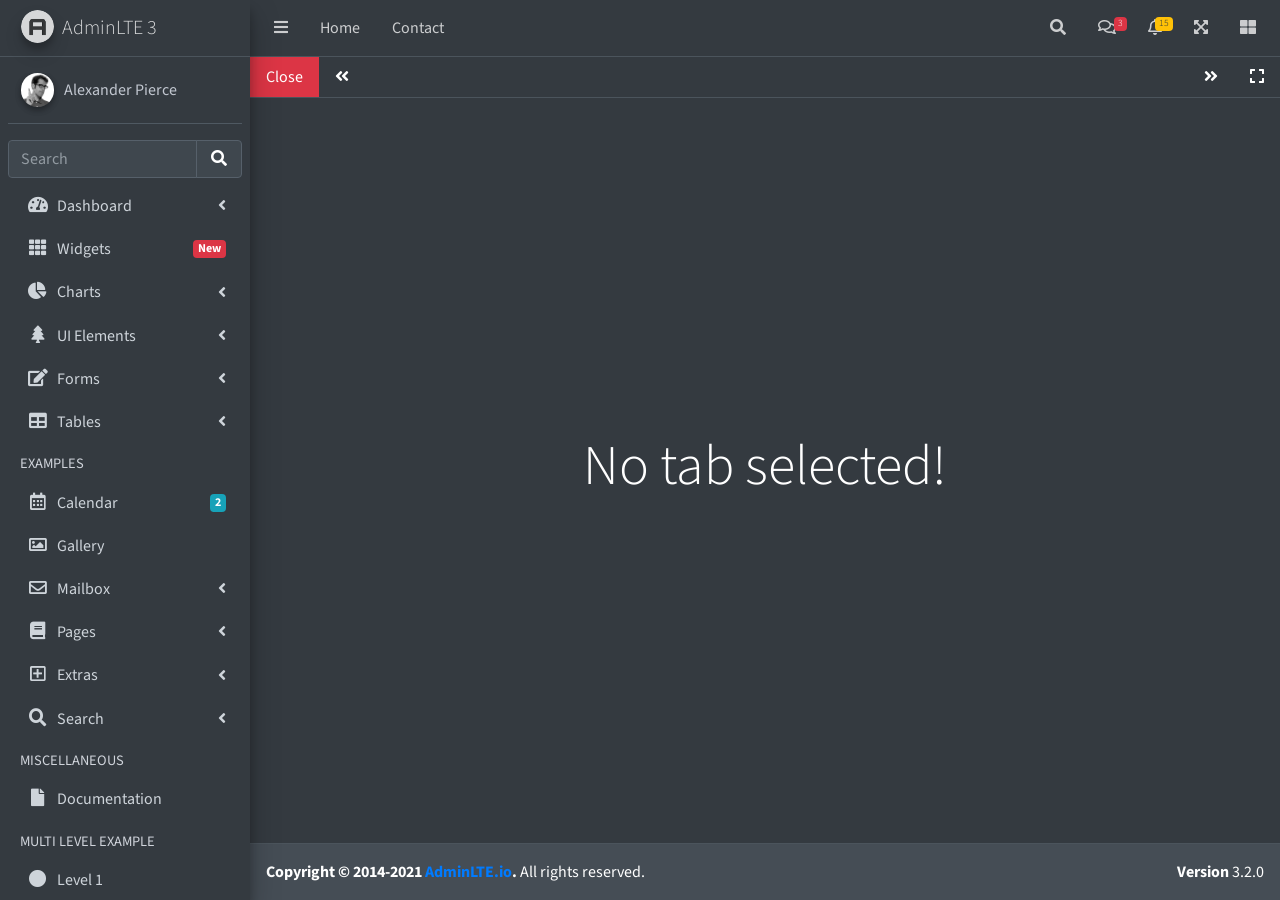
<file: iframe-dark.html>
<!DOCTYPE html>
<html lang="en">
<head>
  <meta charset="utf-8">
  <meta name="viewport" content="width=device-width, initial-scale=1">
  <title>AdminLTE 3 | Tabbed IFrames</title>

  <!-- Google Font: Source Sans Pro -->
  <link rel="stylesheet" href="https://fonts.googleapis.com/css?family=Source+Sans+Pro:300,400,400i,700&display=fallback">
  <!-- Font Awesome -->
  <link rel="stylesheet" href="plugins/fontawesome-free/css/all.min.css">
  <!-- Theme style -->
  <link rel="stylesheet" href="dist/css/adminlte.min.css">
  <!-- overlayScrollbars -->
  <link rel="stylesheet" href="plugins/overlayScrollbars/css/OverlayScrollbars.min.css">
</head>
<body class="hold-transition sidebar-mini layout-fixed dark-mode" data-panel-auto-height-mode="height">
<div class="wrapper">

  <!-- Navbar -->
  <nav class="main-header navbar navbar-expand navbar-dark">
    <!-- Left navbar links -->
    <ul class="navbar-nav">
      <li class="nav-item">
        <a class="nav-link" data-widget="pushmenu" href="#" role="button"><i class="fas fa-bars"></i></a>
      </li>
      <li class="nav-item d-none d-sm-inline-block">
        <a href="index3.html" class="nav-link">Home</a>
      </li>
      <li class="nav-item d-none d-sm-inline-block">
        <a href="#" class="nav-link">Contact</a>
      </li>
    </ul>

    <!-- Right navbar links -->
    <ul class="navbar-nav ml-auto">
      <!-- Navbar Search -->
      <li class="nav-item">
        <a class="nav-link" data-widget="navbar-search" href="#" role="button">
          <i class="fas fa-search"></i>
        </a>
        <div class="navbar-search-block">
          <form class="form-inline">
            <div class="input-group input-group-sm">
              <input class="form-control form-control-navbar" type="search" placeholder="Search" aria-label="Search">
              <div class="input-group-append">
                <button class="btn btn-navbar" type="submit">
                  <i class="fas fa-search"></i>
                </button>
                <button class="btn btn-navbar" type="button" data-widget="navbar-search">
                  <i class="fas fa-times"></i>
                </button>
              </div>
            </div>
          </form>
        </div>
      </li>

      <!-- Messages Dropdown Menu -->
      <li class="nav-item dropdown">
        <a class="nav-link" data-toggle="dropdown" href="#">
          <i class="far fa-comments"></i>
          <span class="badge badge-danger navbar-badge">3</span>
        </a>
        <div class="dropdown-menu dropdown-menu-lg dropdown-menu-right">
          <a href="#" class="dropdown-item">
            <!-- Message Start -->
            <div class="media">
              <img src="dist/img/user1-128x128.jpg" alt="User Avatar" class="img-size-50 mr-3 img-circle">
              <div class="media-body">
                <h3 class="dropdown-item-title">
                  Brad Diesel
                  <span class="float-right text-sm text-danger"><i class="fas fa-star"></i></span>
                </h3>
                <p class="text-sm">Call me whenever you can...</p>
                <p class="text-sm text-muted"><i class="far fa-clock mr-1"></i> 4 Hours Ago</p>
              </div>
            </div>
            <!-- Message End -->
          </a>
          <div class="dropdown-divider"></div>
          <a href="#" class="dropdown-item">
            <!-- Message Start -->
            <div class="media">
              <img src="dist/img/user8-128x128.jpg" alt="User Avatar" class="img-size-50 img-circle mr-3">
              <div class="media-body">
                <h3 class="dropdown-item-title">
                  John Pierce
                  <span class="float-right text-sm text-muted"><i class="fas fa-star"></i></span>
                </h3>
                <p class="text-sm">I got your message bro</p>
                <p class="text-sm text-muted"><i class="far fa-clock mr-1"></i> 4 Hours Ago</p>
              </div>
            </div>
            <!-- Message End -->
          </a>
          <div class="dropdown-divider"></div>
          <a href="#" class="dropdown-item">
            <!-- Message Start -->
            <div class="media">
              <img src="dist/img/user3-128x128.jpg" alt="User Avatar" class="img-size-50 img-circle mr-3">
              <div class="media-body">
                <h3 class="dropdown-item-title">
                  Nora Silvester
                  <span class="float-right text-sm text-warning"><i class="fas fa-star"></i></span>
                </h3>
                <p class="text-sm">The subject goes here</p>
                <p class="text-sm text-muted"><i class="far fa-clock mr-1"></i> 4 Hours Ago</p>
              </div>
            </div>
            <!-- Message End -->
          </a>
          <div class="dropdown-divider"></div>
          <a href="#" class="dropdown-item dropdown-footer">See All Messages</a>
        </div>
      </li>
      <!-- Notifications Dropdown Menu -->
      <li class="nav-item dropdown">
        <a class="nav-link" data-toggle="dropdown" href="#">
          <i class="far fa-bell"></i>
          <span class="badge badge-warning navbar-badge">15</span>
        </a>
        <div class="dropdown-menu dropdown-menu-lg dropdown-menu-right">
          <span class="dropdown-item dropdown-header">15 Notifications</span>
          <div class="dropdown-divider"></div>
          <a href="#" class="dropdown-item">
            <i class="fas fa-envelope mr-2"></i> 4 new messages
            <span class="float-right text-muted text-sm">3 mins</span>
          </a>
          <div class="dropdown-divider"></div>
          <a href="#" class="dropdown-item">
            <i class="fas fa-users mr-2"></i> 8 friend requests
            <span class="float-right text-muted text-sm">12 hours</span>
          </a>
          <div class="dropdown-divider"></div>
          <a href="#" class="dropdown-item">
            <i class="fas fa-file mr-2"></i> 3 new reports
            <span class="float-right text-muted text-sm">2 days</span>
          </a>
          <div class="dropdown-divider"></div>
          <a href="#" class="dropdown-item dropdown-footer">See All Notifications</a>
        </div>
      </li>
      <li class="nav-item">
        <a class="nav-link" data-widget="fullscreen" href="#" role="button">
          <i class="fas fa-expand-arrows-alt"></i>
        </a>
      </li>
      <li class="nav-item">
        <a class="nav-link" data-widget="control-sidebar" data-slide="true" href="#" role="button">
          <i class="fas fa-th-large"></i>
        </a>
      </li>
    </ul>
  </nav>
  <!-- /.navbar -->

  <!-- Main Sidebar Container -->
  <aside class="main-sidebar sidebar-dark-primary elevation-4">
    <!-- Brand Logo -->
    <a href="index3.html" class="brand-link">
      <img src="dist/img/AdminLTELogo.png" alt="AdminLTE Logo" class="brand-image img-circle elevation-3" style="opacity: .8">
      <span class="brand-text font-weight-light">AdminLTE 3</span>
    </a>

    <!-- Sidebar -->
    <div class="sidebar">
      <!-- Sidebar user panel (optional) -->
      <div class="user-panel mt-3 pb-3 mb-3 d-flex">
        <div class="image">
          <img src="dist/img/user2-160x160.jpg" class="img-circle elevation-2" alt="User Image">
        </div>
        <div class="info">
          <a href="#" class="d-block">Alexander Pierce</a>
        </div>
      </div>

      <!-- SidebarSearch Form -->
      <div class="form-inline">
        <div class="input-group" data-widget="sidebar-search">
          <input class="form-control form-control-sidebar" type="search" placeholder="Search" aria-label="Search">
          <div class="input-group-append">
            <button class="btn btn-sidebar">
              <i class="fas fa-search fa-fw"></i>
            </button>
          </div>
        </div>
      </div>

      <!-- Sidebar Menu -->
      <nav class="mt-2">
        <ul class="nav nav-pills nav-sidebar flex-column" data-widget="treeview" role="menu" data-accordion="false">
          <!-- Add icons to the links using the .nav-icon class
               with font-awesome or any other icon font library -->
          <li class="nav-item">
            <a href="#" class="nav-link">
              <i class="nav-icon fas fa-tachometer-alt"></i>
              <p>
                Dashboard
                <i class="right fas fa-angle-left"></i>
              </p>
            </a>
            <ul class="nav nav-treeview">
              <li class="nav-item">
                <a href="./index.html" class="nav-link">
                  <i class="far fa-circle nav-icon"></i>
                  <p>Dashboard v1</p>
                </a>
              </li>
              <li class="nav-item">
                <a href="./index2.html" class="nav-link">
                  <i class="far fa-circle nav-icon"></i>
                  <p>Dashboard v2</p>
                </a>
              </li>
              <li class="nav-item">
                <a href="./index3.html" class="nav-link">
                  <i class="far fa-circle nav-icon"></i>
                  <p>Dashboard v3</p>
                </a>
              </li>
            </ul>
          </li>
          <li class="nav-item">
            <a href="pages/widgets.html" class="nav-link">
              <i class="nav-icon fas fa-th"></i>
              <p>
                Widgets
                <span class="right badge badge-danger">New</span>
              </p>
            </a>
          </li>
          <li class="nav-item">
            <a href="#" class="nav-link">
              <i class="nav-icon fas fa-chart-pie"></i>
              <p>
                Charts
                <i class="right fas fa-angle-left"></i>
              </p>
            </a>
            <ul class="nav nav-treeview">
              <li class="nav-item">
                <a href="pages/charts/chartjs.html" class="nav-link">
                  <i class="far fa-circle nav-icon"></i>
                  <p>ChartJS</p>
                </a>
              </li>
              <li class="nav-item">
                <a href="pages/charts/flot.html" class="nav-link">
                  <i class="far fa-circle nav-icon"></i>
                  <p>Flot</p>
                </a>
              </li>
              <li class="nav-item">
                <a href="pages/charts/inline.html" class="nav-link">
                  <i class="far fa-circle nav-icon"></i>
                  <p>Inline</p>
                </a>
              </li>
            </ul>
          </li>
          <li class="nav-item">
            <a href="#" class="nav-link">
              <i class="nav-icon fas fa-tree"></i>
              <p>
                UI Elements
                <i class="fas fa-angle-left right"></i>
              </p>
            </a>
            <ul class="nav nav-treeview">
              <li class="nav-item">
                <a href="pages/UI/general.html" class="nav-link">
                  <i class="far fa-circle nav-icon"></i>
                  <p>General</p>
                </a>
              </li>
              <li class="nav-item">
                <a href="pages/UI/icons.html" class="nav-link">
                  <i class="far fa-circle nav-icon"></i>
                  <p>Icons</p>
                </a>
              </li>
              <li class="nav-item">
                <a href="pages/UI/buttons.html" class="nav-link">
                  <i class="far fa-circle nav-icon"></i>
                  <p>Buttons</p>
                </a>
              </li>
              <li class="nav-item">
                <a href="pages/UI/sliders.html" class="nav-link">
                  <i class="far fa-circle nav-icon"></i>
                  <p>Sliders</p>
                </a>
              </li>
              <li class="nav-item">
                <a href="pages/UI/modals.html" class="nav-link">
                  <i class="far fa-circle nav-icon"></i>
                  <p>Modals & Alerts</p>
                </a>
              </li>
              <li class="nav-item">
                <a href="pages/UI/navbar.html" class="nav-link">
                  <i class="far fa-circle nav-icon"></i>
                  <p>Navbar & Tabs</p>
                </a>
              </li>
              <li class="nav-item">
                <a href="pages/UI/timeline.html" class="nav-link">
                  <i class="far fa-circle nav-icon"></i>
                  <p>Timeline</p>
                </a>
              </li>
              <li class="nav-item">
                <a href="pages/UI/ribbons.html" class="nav-link">
                  <i class="far fa-circle nav-icon"></i>
                  <p>Ribbons</p>
                </a>
              </li>
            </ul>
          </li>
          <li class="nav-item">
            <a href="#" class="nav-link">
              <i class="nav-icon fas fa-edit"></i>
              <p>
                Forms
                <i class="fas fa-angle-left right"></i>
              </p>
            </a>
            <ul class="nav nav-treeview">
              <li class="nav-item">
                <a href="pages/forms/general.html" class="nav-link">
                  <i class="far fa-circle nav-icon"></i>
                  <p>General Elements</p>
                </a>
              </li>
              <li class="nav-item">
                <a href="pages/forms/advanced.html" class="nav-link">
                  <i class="far fa-circle nav-icon"></i>
                  <p>Advanced Elements</p>
                </a>
              </li>
              <li class="nav-item">
                <a href="pages/forms/editors.html" class="nav-link">
                  <i class="far fa-circle nav-icon"></i>
                  <p>Editors</p>
                </a>
              </li>
              <li class="nav-item">
                <a href="pages/forms/validation.html" class="nav-link">
                  <i class="far fa-circle nav-icon"></i>
                  <p>Validation</p>
                </a>
              </li>
            </ul>
          </li>
          <li class="nav-item">
            <a href="#" class="nav-link">
              <i class="nav-icon fas fa-table"></i>
              <p>
                Tables
                <i class="fas fa-angle-left right"></i>
              </p>
            </a>
            <ul class="nav nav-treeview">
              <li class="nav-item">
                <a href="pages/tables/simple.html" class="nav-link">
                  <i class="far fa-circle nav-icon"></i>
                  <p>Simple Tables</p>
                </a>
              </li>
              <li class="nav-item">
                <a href="pages/tables/data.html" class="nav-link">
                  <i class="far fa-circle nav-icon"></i>
                  <p>DataTables</p>
                </a>
              </li>
              <li class="nav-item">
                <a href="pages/tables/jsgrid.html" class="nav-link">
                  <i class="far fa-circle nav-icon"></i>
                  <p>jsGrid</p>
                </a>
              </li>
            </ul>
          </li>
          <li class="nav-header">EXAMPLES</li>
          <li class="nav-item">
            <a href="pages/calendar.html" class="nav-link">
              <i class="nav-icon far fa-calendar-alt"></i>
              <p>
                Calendar
                <span class="badge badge-info right">2</span>
              </p>
            </a>
          </li>
          <li class="nav-item">
            <a href="pages/gallery.html" class="nav-link">
              <i class="nav-icon far fa-image"></i>
              <p>
                Gallery
              </p>
            </a>
          </li>
          <li class="nav-item">
            <a href="#" class="nav-link">
              <i class="nav-icon far fa-envelope"></i>
              <p>
                Mailbox
                <i class="fas fa-angle-left right"></i>
              </p>
            </a>
            <ul class="nav nav-treeview">
              <li class="nav-item">
                <a href="pages/mailbox/mailbox.html" class="nav-link">
                  <i class="far fa-circle nav-icon"></i>
                  <p>Inbox</p>
                </a>
              </li>
              <li class="nav-item">
                <a href="pages/mailbox/compose.html" class="nav-link">
                  <i class="far fa-circle nav-icon"></i>
                  <p>Compose</p>
                </a>
              </li>
              <li class="nav-item">
                <a href="pages/mailbox/read-mail.html" class="nav-link">
                  <i class="far fa-circle nav-icon"></i>
                  <p>Read</p>
                </a>
              </li>
            </ul>
          </li>
          <li class="nav-item">
            <a href="#" class="nav-link">
              <i class="nav-icon fas fa-book"></i>
              <p>
                Pages
                <i class="fas fa-angle-left right"></i>
              </p>
            </a>
            <ul class="nav nav-treeview">
              <li class="nav-item">
                <a href="pages/examples/invoice.html" class="nav-link">
                  <i class="far fa-circle nav-icon"></i>
                  <p>Invoice</p>
                </a>
              </li>
              <li class="nav-item">
                <a href="pages/examples/profile.html" class="nav-link">
                  <i class="far fa-circle nav-icon"></i>
                  <p>Profile</p>
                </a>
              </li>
              <li class="nav-item">
                <a href="pages/examples/e-commerce.html" class="nav-link">
                  <i class="far fa-circle nav-icon"></i>
                  <p>E-commerce</p>
                </a>
              </li>
              <li class="nav-item">
                <a href="pages/examples/projects.html" class="nav-link">
                  <i class="far fa-circle nav-icon"></i>
                  <p>Projects</p>
                </a>
              </li>
              <li class="nav-item">
                <a href="pages/examples/project-add.html" class="nav-link">
                  <i class="far fa-circle nav-icon"></i>
                  <p>Project Add</p>
                </a>
              </li>
              <li class="nav-item">
                <a href="pages/examples/project-edit.html" class="nav-link">
                  <i class="far fa-circle nav-icon"></i>
                  <p>Project Edit</p>
                </a>
              </li>
              <li class="nav-item">
                <a href="pages/examples/project-detail.html" class="nav-link">
                  <i class="far fa-circle nav-icon"></i>
                  <p>Project Detail</p>
                </a>
              </li>
              <li class="nav-item">
                <a href="pages/examples/contacts.html" class="nav-link">
                  <i class="far fa-circle nav-icon"></i>
                  <p>Contacts</p>
                </a>
              </li>
              <li class="nav-item">
                <a href="pages/examples/faq.html" class="nav-link">
                  <i class="far fa-circle nav-icon"></i>
                  <p>FAQ</p>
                </a>
              </li>
              <li class="nav-item">
                <a href="pages/examples/contact-us.html" class="nav-link">
                  <i class="far fa-circle nav-icon"></i>
                  <p>Contact us</p>
                </a>
              </li>
            </ul>
          </li>
          <li class="nav-item">
            <a href="#" class="nav-link">
              <i class="nav-icon far fa-plus-square"></i>
              <p>
                Extras
                <i class="fas fa-angle-left right"></i>
              </p>
            </a>
            <ul class="nav nav-treeview">
              <li class="nav-item">
                <a href="#" class="nav-link">
                  <i class="far fa-circle nav-icon"></i>
                  <p>
                    Login & Register v1
                    <i class="fas fa-angle-left right"></i>
                  </p>
                </a>
                <ul class="nav nav-treeview">
                  <li class="nav-item">
                    <a href="pages/examples/login.html" class="nav-link">
                      <i class="far fa-circle nav-icon"></i>
                      <p>Login v1</p>
                    </a>
                  </li>
                  <li class="nav-item">
                    <a href="pages/examples/register.html" class="nav-link">
                      <i class="far fa-circle nav-icon"></i>
                      <p>Register v1</p>
                    </a>
                  </li>
                  <li class="nav-item">
                    <a href="pages/examples/forgot-password.html" class="nav-link">
                      <i class="far fa-circle nav-icon"></i>
                      <p>Forgot Password v1</p>
                    </a>
                  </li>
                  <li class="nav-item">
                    <a href="pages/examples/recover-password.html" class="nav-link">
                      <i class="far fa-circle nav-icon"></i>
                      <p>Recover Password v1</p>
                    </a>
                  </li>
                </ul>
              </li>
              <li class="nav-item">
                <a href="#" class="nav-link">
                  <i class="far fa-circle nav-icon"></i>
                  <p>
                    Login & Register v2
                    <i class="fas fa-angle-left right"></i>
                  </p>
                </a>
                <ul class="nav nav-treeview">
                  <li class="nav-item">
                    <a href="pages/examples/login-v2.html" class="nav-link">
                      <i class="far fa-circle nav-icon"></i>
                      <p>Login v2</p>
                    </a>
                  </li>
                  <li class="nav-item">
                    <a href="pages/examples/register-v2.html" class="nav-link">
                      <i class="far fa-circle nav-icon"></i>
                      <p>Register v2</p>
                    </a>
                  </li>
                  <li class="nav-item">
                    <a href="pages/examples/forgot-password-v2.html" class="nav-link">
                      <i class="far fa-circle nav-icon"></i>
                      <p>Forgot Password v2</p>
                    </a>
                  </li>
                  <li class="nav-item">
                    <a href="pages/examples/recover-password-v2.html" class="nav-link">
                      <i class="far fa-circle nav-icon"></i>
                      <p>Recover Password v2</p>
                    </a>
                  </li>
                </ul>
              </li>
              <li class="nav-item">
                <a href="pages/examples/lockscreen.html" class="nav-link">
                  <i class="far fa-circle nav-icon"></i>
                  <p>Lockscreen</p>
                </a>
              </li>
              <li class="nav-item">
                <a href="pages/examples/legacy-user-menu.html" class="nav-link">
                  <i class="far fa-circle nav-icon"></i>
                  <p>Legacy User Menu</p>
                </a>
              </li>
              <li class="nav-item">
                <a href="pages/examples/language-menu.html" class="nav-link">
                  <i class="far fa-circle nav-icon"></i>
                  <p>Language Menu</p>
                </a>
              </li>
              <li class="nav-item">
                <a href="pages/examples/404.html" class="nav-link">
                  <i class="far fa-circle nav-icon"></i>
                  <p>Error 404</p>
                </a>
              </li>
              <li class="nav-item">
                <a href="pages/examples/500.html" class="nav-link">
                  <i class="far fa-circle nav-icon"></i>
                  <p>Error 500</p>
                </a>
              </li>
              <li class="nav-item">
                <a href="pages/examples/pace.html" class="nav-link">
                  <i class="far fa-circle nav-icon"></i>
                  <p>Pace</p>
                </a>
              </li>
              <li class="nav-item">
                <a href="pages/examples/blank.html" class="nav-link">
                  <i class="far fa-circle nav-icon"></i>
                  <p>Blank Page</p>
                </a>
              </li>
              <li class="nav-item">
                <a href="starter.html" class="nav-link">
                  <i class="far fa-circle nav-icon"></i>
                  <p>Starter Page</p>
                </a>
              </li>
            </ul>
          </li>
          <li class="nav-item">
            <a href="#" class="nav-link">
              <i class="nav-icon fas fa-search"></i>
              <p>
                Search
                <i class="fas fa-angle-left right"></i>
              </p>
            </a>
            <ul class="nav nav-treeview">
              <li class="nav-item">
                <a href="pages/search/simple.html" class="nav-link">
                  <i class="far fa-circle nav-icon"></i>
                  <p>Simple Search</p>
                </a>
              </li>
              <li class="nav-item">
                <a href="pages/search/enhanced.html" class="nav-link">
                  <i class="far fa-circle nav-icon"></i>
                  <p>Enhanced</p>
                </a>
              </li>
            </ul>
          </li>
          <li class="nav-header">MISCELLANEOUS</li>
          <li class="nav-item">
            <a href="https://adminlte.io/docs/3.1/" class="nav-link">
              <i class="nav-icon fas fa-file"></i>
              <p>Documentation</p>
            </a>
          </li>
          <li class="nav-header">MULTI LEVEL EXAMPLE</li>
          <li class="nav-item">
            <a href="#" class="nav-link">
              <i class="fas fa-circle nav-icon"></i>
              <p>Level 1</p>
            </a>
          </li>
          <li class="nav-item">
            <a href="#" class="nav-link">
              <i class="nav-icon fas fa-circle"></i>
              <p>
                Level 1
                <i class="right fas fa-angle-left"></i>
              </p>
            </a>
            <ul class="nav nav-treeview">
              <li class="nav-item">
                <a href="#" class="nav-link">
                  <i class="far fa-circle nav-icon"></i>
                  <p>Level 2</p>
                </a>
              </li>
              <li class="nav-item">
                <a href="#" class="nav-link">
                  <i class="far fa-circle nav-icon"></i>
                  <p>
                    Level 2
                    <i class="right fas fa-angle-left"></i>
                  </p>
                </a>
                <ul class="nav nav-treeview">
                  <li class="nav-item">
                    <a href="#" class="nav-link">
                      <i class="far fa-dot-circle nav-icon"></i>
                      <p>Level 3</p>
                    </a>
                  </li>
                  <li class="nav-item">
                    <a href="#" class="nav-link">
                      <i class="far fa-dot-circle nav-icon"></i>
                      <p>Level 3</p>
                    </a>
                  </li>
                  <li class="nav-item">
                    <a href="#" class="nav-link">
                      <i class="far fa-dot-circle nav-icon"></i>
                      <p>Level 3</p>
                    </a>
                  </li>
                </ul>
              </li>
              <li class="nav-item">
                <a href="#" class="nav-link">
                  <i class="far fa-circle nav-icon"></i>
                  <p>Level 2</p>
                </a>
              </li>
            </ul>
          </li>
          <li class="nav-item">
            <a href="#" class="nav-link">
              <i class="fas fa-circle nav-icon"></i>
              <p>Level 1</p>
            </a>
          </li>
          <li class="nav-header">LABELS</li>
          <li class="nav-item">
            <a href="#" class="nav-link">
              <i class="nav-icon far fa-circle text-danger"></i>
              <p class="text">Important</p>
            </a>
          </li>
          <li class="nav-item">
            <a href="#" class="nav-link">
              <i class="nav-icon far fa-circle text-warning"></i>
              <p>Warning</p>
            </a>
          </li>
          <li class="nav-item">
            <a href="#" class="nav-link">
              <i class="nav-icon far fa-circle text-info"></i>
              <p>Informational</p>
            </a>
          </li>
        </ul>
      </nav>
      <!-- /.sidebar-menu -->
    </div>
    <!-- /.sidebar -->
  </aside>

  <!-- Content Wrapper. Contains page content -->
  <div class="content-wrapper iframe-mode bg-dark" data-widget="iframe" data-auto-dark-mode="true" data-loading-screen="750">
    <div class="nav navbar navbar-expand-lg navbar-dark border-bottom border-dark p-0">
      <a class="nav-link bg-danger" href="#" data-widget="iframe-close">Close</a>
      <a class="nav-link bg-dark" href="#" data-widget="iframe-scrollleft"><i class="fas fa-angle-double-left"></i></a>
      <ul class="navbar-nav" role="tablist">
      </ul>
      <a class="nav-link bg-dark" href="#" data-widget="iframe-scrollright"><i class="fas fa-angle-double-right"></i></a>
      <a class="nav-link bg-dark" href="#" data-widget="iframe-fullscreen"><i class="fas fa-expand"></i></a>
    </div>
    <div class="tab-content">
      <div class="tab-empty">
        <h2 class="display-4">No tab selected!</h2>
      </div>
      <div class="tab-loading">
        <div>
          <h2 class="display-4">Tab is loading <i class="fa fa-sync fa-spin"></i></h2>
        </div>
      </div>
    </div>
  </div>
    <!-- /.content-wrapper -->
  <footer class="main-footer dark-mode">
    <strong>Copyright &copy; 2014-2021 <a href="https://adminlte.io">AdminLTE.io</a>.</strong>
    All rights reserved.
    <div class="float-right d-none d-sm-inline-block">
      <b>Version</b> 3.2.0
    </div>
  </footer>

  <!-- Control Sidebar -->
  <aside class="control-sidebar control-sidebar-dark">
    <!-- Control sidebar content goes here -->
  </aside>
  <!-- /.control-sidebar -->
</div>
<!-- ./wrapper -->

<!-- jQuery -->
<script src="plugins/jquery/jquery.min.js"></script>
<!-- jQuery UI 1.11.4 -->
<script src="plugins/jquery-ui/jquery-ui.min.js"></script>
<!-- Resolve conflict in jQuery UI tooltip with Bootstrap tooltip -->
<script>
  $.widget.bridge('uibutton', $.ui.button)
</script>
<!-- Bootstrap 4 -->
<script src="plugins/bootstrap/js/bootstrap.bundle.min.js"></script>
<!-- overlayScrollbars -->
<script src="plugins/overlayScrollbars/js/jquery.overlayScrollbars.min.js"></script>
<!-- AdminLTE App -->
<script src="dist/js/adminlte.js"></script>
<!-- AdminLTE for demo purposes -->
<script src="dist/js/demo.js"></script>
</body>
</html>
</file>
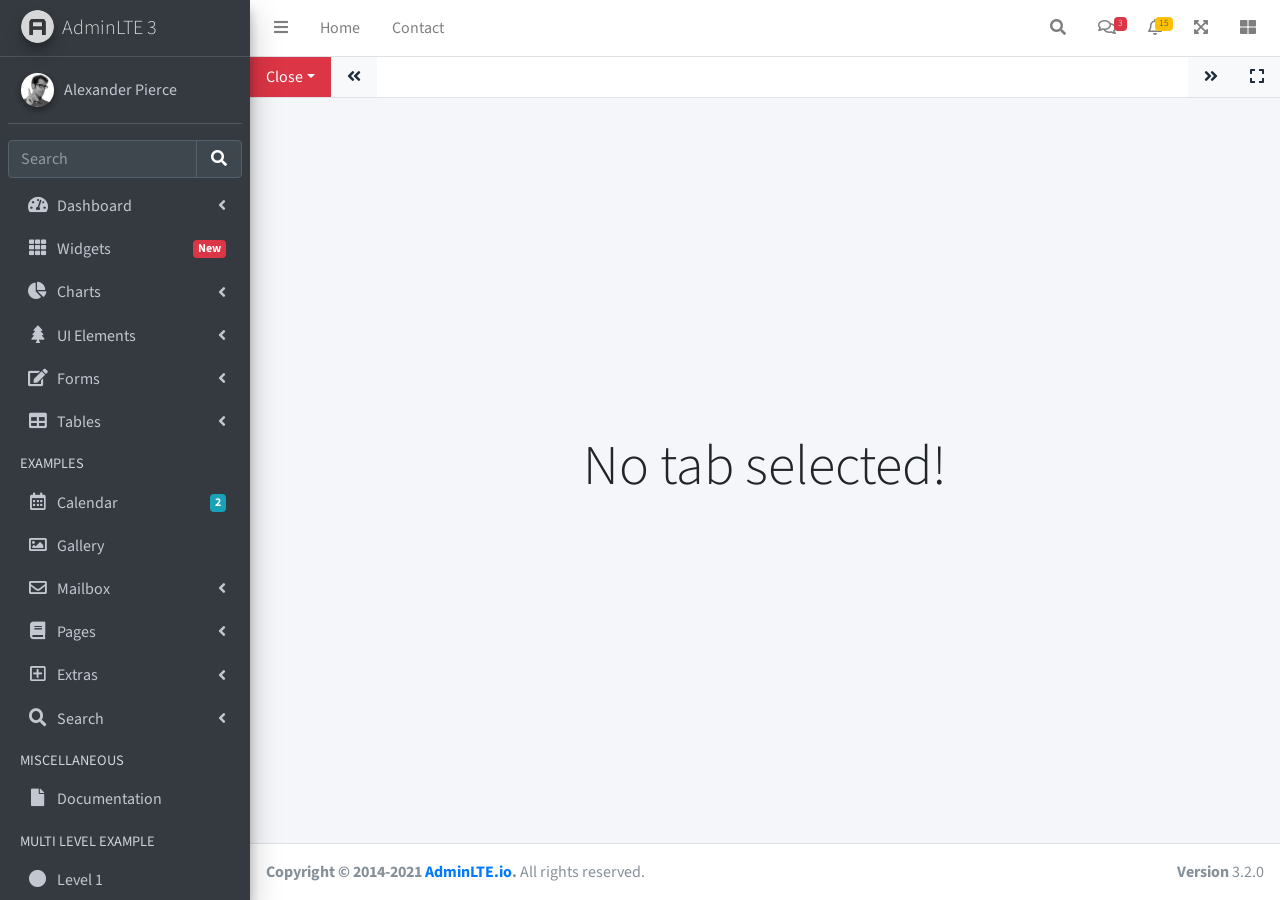
<file: iframe.html>
<!DOCTYPE html>
<html lang="en">
<head>
  <meta charset="utf-8">
  <meta name="viewport" content="width=device-width, initial-scale=1">
  <title>AdminLTE 3 | Tabbed IFrames</title>

  <!-- Google Font: Source Sans Pro -->
  <link rel="stylesheet" href="https://fonts.googleapis.com/css?family=Source+Sans+Pro:300,400,400i,700&display=fallback">
  <!-- Font Awesome -->
  <link rel="stylesheet" href="plugins/fontawesome-free/css/all.min.css">
  <!-- Theme style -->
  <link rel="stylesheet" href="dist/css/adminlte.min.css">
  <!-- overlayScrollbars -->
  <link rel="stylesheet" href="plugins/overlayScrollbars/css/OverlayScrollbars.min.css">
</head>
<body class="hold-transition sidebar-mini layout-fixed" data-panel-auto-height-mode="height">
<div class="wrapper">

  <!-- Navbar -->
  <nav class="main-header navbar navbar-expand navbar-white navbar-light">
    <!-- Left navbar links -->
    <ul class="navbar-nav">
      <li class="nav-item">
        <a class="nav-link" data-widget="pushmenu" href="#" role="button"><i class="fas fa-bars"></i></a>
      </li>
      <li class="nav-item d-none d-sm-inline-block">
        <a href="index3.html" class="nav-link">Home</a>
      </li>
      <li class="nav-item d-none d-sm-inline-block">
        <a href="#" class="nav-link">Contact</a>
      </li>
    </ul>

    <!-- Right navbar links -->
    <ul class="navbar-nav ml-auto">
      <!-- Navbar Search -->
      <li class="nav-item">
        <a class="nav-link" data-widget="navbar-search" href="#" role="button">
          <i class="fas fa-search"></i>
        </a>
        <div class="navbar-search-block">
          <form class="form-inline">
            <div class="input-group input-group-sm">
              <input class="form-control form-control-navbar" type="search" placeholder="Search" aria-label="Search">
              <div class="input-group-append">
                <button class="btn btn-navbar" type="submit">
                  <i class="fas fa-search"></i>
                </button>
                <button class="btn btn-navbar" type="button" data-widget="navbar-search">
                  <i class="fas fa-times"></i>
                </button>
              </div>
            </div>
          </form>
        </div>
      </li>

      <!-- Messages Dropdown Menu -->
      <li class="nav-item dropdown">
        <a class="nav-link" data-toggle="dropdown" href="#">
          <i class="far fa-comments"></i>
          <span class="badge badge-danger navbar-badge">3</span>
        </a>
        <div class="dropdown-menu dropdown-menu-lg dropdown-menu-right">
          <a href="#" class="dropdown-item">
            <!-- Message Start -->
            <div class="media">
              <img src="dist/img/user1-128x128.jpg" alt="User Avatar" class="img-size-50 mr-3 img-circle">
              <div class="media-body">
                <h3 class="dropdown-item-title">
                  Brad Diesel
                  <span class="float-right text-sm text-danger"><i class="fas fa-star"></i></span>
                </h3>
                <p class="text-sm">Call me whenever you can...</p>
                <p class="text-sm text-muted"><i class="far fa-clock mr-1"></i> 4 Hours Ago</p>
              </div>
            </div>
            <!-- Message End -->
          </a>
          <div class="dropdown-divider"></div>
          <a href="#" class="dropdown-item">
            <!-- Message Start -->
            <div class="media">
              <img src="dist/img/user8-128x128.jpg" alt="User Avatar" class="img-size-50 img-circle mr-3">
              <div class="media-body">
                <h3 class="dropdown-item-title">
                  John Pierce
                  <span class="float-right text-sm text-muted"><i class="fas fa-star"></i></span>
                </h3>
                <p class="text-sm">I got your message bro</p>
                <p class="text-sm text-muted"><i class="far fa-clock mr-1"></i> 4 Hours Ago</p>
              </div>
            </div>
            <!-- Message End -->
          </a>
          <div class="dropdown-divider"></div>
          <a href="#" class="dropdown-item">
            <!-- Message Start -->
            <div class="media">
              <img src="dist/img/user3-128x128.jpg" alt="User Avatar" class="img-size-50 img-circle mr-3">
              <div class="media-body">
                <h3 class="dropdown-item-title">
                  Nora Silvester
                  <span class="float-right text-sm text-warning"><i class="fas fa-star"></i></span>
                </h3>
                <p class="text-sm">The subject goes here</p>
                <p class="text-sm text-muted"><i class="far fa-clock mr-1"></i> 4 Hours Ago</p>
              </div>
            </div>
            <!-- Message End -->
          </a>
          <div class="dropdown-divider"></div>
          <a href="#" class="dropdown-item dropdown-footer">See All Messages</a>
        </div>
      </li>
      <!-- Notifications Dropdown Menu -->
      <li class="nav-item dropdown">
        <a class="nav-link" data-toggle="dropdown" href="#">
          <i class="far fa-bell"></i>
          <span class="badge badge-warning navbar-badge">15</span>
        </a>
        <div class="dropdown-menu dropdown-menu-lg dropdown-menu-right">
          <span class="dropdown-item dropdown-header">15 Notifications</span>
          <div class="dropdown-divider"></div>
          <a href="#" class="dropdown-item">
            <i class="fas fa-envelope mr-2"></i> 4 new messages
            <span class="float-right text-muted text-sm">3 mins</span>
          </a>
          <div class="dropdown-divider"></div>
          <a href="#" class="dropdown-item">
            <i class="fas fa-users mr-2"></i> 8 friend requests
            <span class="float-right text-muted text-sm">12 hours</span>
          </a>
          <div class="dropdown-divider"></div>
          <a href="#" class="dropdown-item">
            <i class="fas fa-file mr-2"></i> 3 new reports
            <span class="float-right text-muted text-sm">2 days</span>
          </a>
          <div class="dropdown-divider"></div>
          <a href="#" class="dropdown-item dropdown-footer">See All Notifications</a>
        </div>
      </li>
      <li class="nav-item">
        <a class="nav-link" data-widget="fullscreen" href="#" role="button">
          <i class="fas fa-expand-arrows-alt"></i>
        </a>
      </li>
      <li class="nav-item">
        <a class="nav-link" data-widget="control-sidebar" data-slide="true" href="#" role="button">
          <i class="fas fa-th-large"></i>
        </a>
      </li>
    </ul>
  </nav>
  <!-- /.navbar -->

  <!-- Main Sidebar Container -->
  <aside class="main-sidebar sidebar-dark-primary elevation-4">
    <!-- Brand Logo -->
    <a href="index3.html" class="brand-link">
      <img src="dist/img/AdminLTELogo.png" alt="AdminLTE Logo" class="brand-image img-circle elevation-3" style="opacity: .8">
      <span class="brand-text font-weight-light">AdminLTE 3</span>
    </a>

    <!-- Sidebar -->
    <div class="sidebar">
      <!-- Sidebar user panel (optional) -->
      <div class="user-panel mt-3 pb-3 mb-3 d-flex">
        <div class="image">
          <img src="dist/img/user2-160x160.jpg" class="img-circle elevation-2" alt="User Image">
        </div>
        <div class="info">
          <a href="#" class="d-block">Alexander Pierce</a>
        </div>
      </div>

      <!-- SidebarSearch Form -->
      <div class="form-inline">
        <div class="input-group" data-widget="sidebar-search">
          <input class="form-control form-control-sidebar" type="search" placeholder="Search" aria-label="Search">
          <div class="input-group-append">
            <button class="btn btn-sidebar">
              <i class="fas fa-search fa-fw"></i>
            </button>
          </div>
        </div>
      </div>

      <!-- Sidebar Menu -->
      <nav class="mt-2">
        <ul class="nav nav-pills nav-sidebar flex-column" data-widget="treeview" role="menu" data-accordion="false">
          <!-- Add icons to the links using the .nav-icon class
               with font-awesome or any other icon font library -->
          <li class="nav-item">
            <a href="#" class="nav-link">
              <i class="nav-icon fas fa-tachometer-alt"></i>
              <p>
                Dashboard
                <i class="right fas fa-angle-left"></i>
              </p>
            </a>
            <ul class="nav nav-treeview">
              <li class="nav-item">
                <a href="./index.html" class="nav-link">
                  <i class="far fa-circle nav-icon"></i>
                  <p>Dashboard v1</p>
                </a>
              </li>
              <li class="nav-item">
                <a href="./index2.html" class="nav-link">
                  <i class="far fa-circle nav-icon"></i>
                  <p>Dashboard v2</p>
                </a>
              </li>
              <li class="nav-item">
                <a href="./index3.html" class="nav-link">
                  <i class="far fa-circle nav-icon"></i>
                  <p>Dashboard v3</p>
                </a>
              </li>
            </ul>
          </li>
          <li class="nav-item">
            <a href="pages/widgets.html" class="nav-link">
              <i class="nav-icon fas fa-th"></i>
              <p>
                Widgets
                <span class="right badge badge-danger">New</span>
              </p>
            </a>
          </li>
          <li class="nav-item">
            <a href="#" class="nav-link">
              <i class="nav-icon fas fa-chart-pie"></i>
              <p>
                Charts
                <i class="right fas fa-angle-left"></i>
              </p>
            </a>
            <ul class="nav nav-treeview">
              <li class="nav-item">
                <a href="pages/charts/chartjs.html" class="nav-link">
                  <i class="far fa-circle nav-icon"></i>
                  <p>ChartJS</p>
                </a>
              </li>
              <li class="nav-item">
                <a href="pages/charts/flot.html" class="nav-link">
                  <i class="far fa-circle nav-icon"></i>
                  <p>Flot</p>
                </a>
              </li>
              <li class="nav-item">
                <a href="pages/charts/inline.html" class="nav-link">
                  <i class="far fa-circle nav-icon"></i>
                  <p>Inline</p>
                </a>
              </li>
            </ul>
          </li>
          <li class="nav-item">
            <a href="#" class="nav-link">
              <i class="nav-icon fas fa-tree"></i>
              <p>
                UI Elements
                <i class="fas fa-angle-left right"></i>
              </p>
            </a>
            <ul class="nav nav-treeview">
              <li class="nav-item">
                <a href="pages/UI/general.html" class="nav-link">
                  <i class="far fa-circle nav-icon"></i>
                  <p>General</p>
                </a>
              </li>
              <li class="nav-item">
                <a href="pages/UI/icons.html" class="nav-link">
                  <i class="far fa-circle nav-icon"></i>
                  <p>Icons</p>
                </a>
              </li>
              <li class="nav-item">
                <a href="pages/UI/buttons.html" class="nav-link">
                  <i class="far fa-circle nav-icon"></i>
                  <p>Buttons</p>
                </a>
              </li>
              <li class="nav-item">
                <a href="pages/UI/sliders.html" class="nav-link">
                  <i class="far fa-circle nav-icon"></i>
                  <p>Sliders</p>
                </a>
              </li>
              <li class="nav-item">
                <a href="pages/UI/modals.html" class="nav-link">
                  <i class="far fa-circle nav-icon"></i>
                  <p>Modals & Alerts</p>
                </a>
              </li>
              <li class="nav-item">
                <a href="pages/UI/navbar.html" class="nav-link">
                  <i class="far fa-circle nav-icon"></i>
                  <p>Navbar & Tabs</p>
                </a>
              </li>
              <li class="nav-item">
                <a href="pages/UI/timeline.html" class="nav-link">
                  <i class="far fa-circle nav-icon"></i>
                  <p>Timeline</p>
                </a>
              </li>
              <li class="nav-item">
                <a href="pages/UI/ribbons.html" class="nav-link">
                  <i class="far fa-circle nav-icon"></i>
                  <p>Ribbons</p>
                </a>
              </li>
            </ul>
          </li>
          <li class="nav-item">
            <a href="#" class="nav-link">
              <i class="nav-icon fas fa-edit"></i>
              <p>
                Forms
                <i class="fas fa-angle-left right"></i>
              </p>
            </a>
            <ul class="nav nav-treeview">
              <li class="nav-item">
                <a href="pages/forms/general.html" class="nav-link">
                  <i class="far fa-circle nav-icon"></i>
                  <p>General Elements</p>
                </a>
              </li>
              <li class="nav-item">
                <a href="pages/forms/advanced.html" class="nav-link">
                  <i class="far fa-circle nav-icon"></i>
                  <p>Advanced Elements</p>
                </a>
              </li>
              <li class="nav-item">
                <a href="pages/forms/editors.html" class="nav-link">
                  <i class="far fa-circle nav-icon"></i>
                  <p>Editors</p>
                </a>
              </li>
              <li class="nav-item">
                <a href="pages/forms/validation.html" class="nav-link">
                  <i class="far fa-circle nav-icon"></i>
                  <p>Validation</p>
                </a>
              </li>
            </ul>
          </li>
          <li class="nav-item">
            <a href="#" class="nav-link">
              <i class="nav-icon fas fa-table"></i>
              <p>
                Tables
                <i class="fas fa-angle-left right"></i>
              </p>
            </a>
            <ul class="nav nav-treeview">
              <li class="nav-item">
                <a href="pages/tables/simple.html" class="nav-link">
                  <i class="far fa-circle nav-icon"></i>
                  <p>Simple Tables</p>
                </a>
              </li>
              <li class="nav-item">
                <a href="pages/tables/data.html" class="nav-link">
                  <i class="far fa-circle nav-icon"></i>
                  <p>DataTables</p>
                </a>
              </li>
              <li class="nav-item">
                <a href="pages/tables/jsgrid.html" class="nav-link">
                  <i class="far fa-circle nav-icon"></i>
                  <p>jsGrid</p>
                </a>
              </li>
            </ul>
          </li>
          <li class="nav-header">EXAMPLES</li>
          <li class="nav-item">
            <a href="pages/calendar.html" class="nav-link">
              <i class="nav-icon far fa-calendar-alt"></i>
              <p>
                Calendar
                <span class="badge badge-info right">2</span>
              </p>
            </a>
          </li>
          <li class="nav-item">
            <a href="pages/gallery.html" class="nav-link">
              <i class="nav-icon far fa-image"></i>
              <p>
                Gallery
              </p>
            </a>
          </li>
          <li class="nav-item">
            <a href="#" class="nav-link">
              <i class="nav-icon far fa-envelope"></i>
              <p>
                Mailbox
                <i class="fas fa-angle-left right"></i>
              </p>
            </a>
            <ul class="nav nav-treeview">
              <li class="nav-item">
                <a href="pages/mailbox/mailbox.html" class="nav-link">
                  <i class="far fa-circle nav-icon"></i>
                  <p>Inbox</p>
                </a>
              </li>
              <li class="nav-item">
                <a href="pages/mailbox/compose.html" class="nav-link">
                  <i class="far fa-circle nav-icon"></i>
                  <p>Compose</p>
                </a>
              </li>
              <li class="nav-item">
                <a href="pages/mailbox/read-mail.html" class="nav-link">
                  <i class="far fa-circle nav-icon"></i>
                  <p>Read</p>
                </a>
              </li>
            </ul>
          </li>
          <li class="nav-item">
            <a href="#" class="nav-link">
              <i class="nav-icon fas fa-book"></i>
              <p>
                Pages
                <i class="fas fa-angle-left right"></i>
              </p>
            </a>
            <ul class="nav nav-treeview">
              <li class="nav-item">
                <a href="pages/examples/invoice.html" class="nav-link">
                  <i class="far fa-circle nav-icon"></i>
                  <p>Invoice</p>
                </a>
              </li>
              <li class="nav-item">
                <a href="pages/examples/profile.html" class="nav-link">
                  <i class="far fa-circle nav-icon"></i>
                  <p>Profile</p>
                </a>
              </li>
              <li class="nav-item">
                <a href="pages/examples/e-commerce.html" class="nav-link">
                  <i class="far fa-circle nav-icon"></i>
                  <p>E-commerce</p>
                </a>
              </li>
              <li class="nav-item">
                <a href="pages/examples/projects.html" class="nav-link">
                  <i class="far fa-circle nav-icon"></i>
                  <p>Projects</p>
                </a>
              </li>
              <li class="nav-item">
                <a href="pages/examples/project-add.html" class="nav-link">
                  <i class="far fa-circle nav-icon"></i>
                  <p>Project Add</p>
                </a>
              </li>
              <li class="nav-item">
                <a href="pages/examples/project-edit.html" class="nav-link">
                  <i class="far fa-circle nav-icon"></i>
                  <p>Project Edit</p>
                </a>
              </li>
              <li class="nav-item">
                <a href="pages/examples/project-detail.html" class="nav-link">
                  <i class="far fa-circle nav-icon"></i>
                  <p>Project Detail</p>
                </a>
              </li>
              <li class="nav-item">
                <a href="pages/examples/contacts.html" class="nav-link">
                  <i class="far fa-circle nav-icon"></i>
                  <p>Contacts</p>
                </a>
              </li>
              <li class="nav-item">
                <a href="pages/examples/faq.html" class="nav-link">
                  <i class="far fa-circle nav-icon"></i>
                  <p>FAQ</p>
                </a>
              </li>
              <li class="nav-item">
                <a href="pages/examples/contact-us.html" class="nav-link">
                  <i class="far fa-circle nav-icon"></i>
                  <p>Contact us</p>
                </a>
              </li>
            </ul>
          </li>
          <li class="nav-item">
            <a href="#" class="nav-link">
              <i class="nav-icon far fa-plus-square"></i>
              <p>
                Extras
                <i class="fas fa-angle-left right"></i>
              </p>
            </a>
            <ul class="nav nav-treeview">
              <li class="nav-item">
                <a href="#" class="nav-link">
                  <i class="far fa-circle nav-icon"></i>
                  <p>
                    Login & Register v1
                    <i class="fas fa-angle-left right"></i>
                  </p>
                </a>
                <ul class="nav nav-treeview">
                  <li class="nav-item">
                    <a href="pages/examples/login.html" class="nav-link">
                      <i class="far fa-circle nav-icon"></i>
                      <p>Login v1</p>
                    </a>
                  </li>
                  <li class="nav-item">
                    <a href="pages/examples/register.html" class="nav-link">
                      <i class="far fa-circle nav-icon"></i>
                      <p>Register v1</p>
                    </a>
                  </li>
                  <li class="nav-item">
                    <a href="pages/examples/forgot-password.html" class="nav-link">
                      <i class="far fa-circle nav-icon"></i>
                      <p>Forgot Password v1</p>
                    </a>
                  </li>
                  <li class="nav-item">
                    <a href="pages/examples/recover-password.html" class="nav-link">
                      <i class="far fa-circle nav-icon"></i>
                      <p>Recover Password v1</p>
                    </a>
                  </li>
                </ul>
              </li>
              <li class="nav-item">
                <a href="#" class="nav-link">
                  <i class="far fa-circle nav-icon"></i>
                  <p>
                    Login & Register v2
                    <i class="fas fa-angle-left right"></i>
                  </p>
                </a>
                <ul class="nav nav-treeview">
                  <li class="nav-item">
                    <a href="pages/examples/login-v2.html" class="nav-link">
                      <i class="far fa-circle nav-icon"></i>
                      <p>Login v2</p>
                    </a>
                  </li>
                  <li class="nav-item">
                    <a href="pages/examples/register-v2.html" class="nav-link">
                      <i class="far fa-circle nav-icon"></i>
                      <p>Register v2</p>
                    </a>
                  </li>
                  <li class="nav-item">
                    <a href="pages/examples/forgot-password-v2.html" class="nav-link">
                      <i class="far fa-circle nav-icon"></i>
                      <p>Forgot Password v2</p>
                    </a>
                  </li>
                  <li class="nav-item">
                    <a href="pages/examples/recover-password-v2.html" class="nav-link">
                      <i class="far fa-circle nav-icon"></i>
                      <p>Recover Password v2</p>
                    </a>
                  </li>
                </ul>
              </li>
              <li class="nav-item">
                <a href="pages/examples/lockscreen.html" class="nav-link">
                  <i class="far fa-circle nav-icon"></i>
                  <p>Lockscreen</p>
                </a>
              </li>
              <li class="nav-item">
                <a href="pages/examples/legacy-user-menu.html" class="nav-link">
                  <i class="far fa-circle nav-icon"></i>
                  <p>Legacy User Menu</p>
                </a>
              </li>
              <li class="nav-item">
                <a href="pages/examples/language-menu.html" class="nav-link">
                  <i class="far fa-circle nav-icon"></i>
                  <p>Language Menu</p>
                </a>
              </li>
              <li class="nav-item">
                <a href="pages/examples/404.html" class="nav-link">
                  <i class="far fa-circle nav-icon"></i>
                  <p>Error 404</p>
                </a>
              </li>
              <li class="nav-item">
                <a href="pages/examples/500.html" class="nav-link">
                  <i class="far fa-circle nav-icon"></i>
                  <p>Error 500</p>
                </a>
              </li>
              <li class="nav-item">
                <a href="pages/examples/pace.html" class="nav-link">
                  <i class="far fa-circle nav-icon"></i>
                  <p>Pace</p>
                </a>
              </li>
              <li class="nav-item">
                <a href="pages/examples/blank.html" class="nav-link">
                  <i class="far fa-circle nav-icon"></i>
                  <p>Blank Page</p>
                </a>
              </li>
              <li class="nav-item">
                <a href="starter.html" class="nav-link">
                  <i class="far fa-circle nav-icon"></i>
                  <p>Starter Page</p>
                </a>
              </li>
            </ul>
          </li>
          <li class="nav-item">
            <a href="#" class="nav-link">
              <i class="nav-icon fas fa-search"></i>
              <p>
                Search
                <i class="fas fa-angle-left right"></i>
              </p>
            </a>
            <ul class="nav nav-treeview">
              <li class="nav-item">
                <a href="pages/search/simple.html" class="nav-link">
                  <i class="far fa-circle nav-icon"></i>
                  <p>Simple Search</p>
                </a>
              </li>
              <li class="nav-item">
                <a href="pages/search/enhanced.html" class="nav-link">
                  <i class="far fa-circle nav-icon"></i>
                  <p>Enhanced</p>
                </a>
              </li>
            </ul>
          </li>
          <li class="nav-header">MISCELLANEOUS</li>
          <li class="nav-item">
            <a href="https://adminlte.io/docs/3.1/" class="nav-link">
              <i class="nav-icon fas fa-file"></i>
              <p>Documentation</p>
            </a>
          </li>
          <li class="nav-header">MULTI LEVEL EXAMPLE</li>
          <li class="nav-item">
            <a href="#" class="nav-link">
              <i class="fas fa-circle nav-icon"></i>
              <p>Level 1</p>
            </a>
          </li>
          <li class="nav-item">
            <a href="#" class="nav-link">
              <i class="nav-icon fas fa-circle"></i>
              <p>
                Level 1
                <i class="right fas fa-angle-left"></i>
              </p>
            </a>
            <ul class="nav nav-treeview">
              <li class="nav-item">
                <a href="#" class="nav-link">
                  <i class="far fa-circle nav-icon"></i>
                  <p>Level 2</p>
                </a>
              </li>
              <li class="nav-item">
                <a href="#" class="nav-link">
                  <i class="far fa-circle nav-icon"></i>
                  <p>
                    Level 2
                    <i class="right fas fa-angle-left"></i>
                  </p>
                </a>
                <ul class="nav nav-treeview">
                  <li class="nav-item">
                    <a href="#" class="nav-link">
                      <i class="far fa-dot-circle nav-icon"></i>
                      <p>Level 3</p>
                    </a>
                  </li>
                  <li class="nav-item">
                    <a href="#" class="nav-link">
                      <i class="far fa-dot-circle nav-icon"></i>
                      <p>Level 3</p>
                    </a>
                  </li>
                  <li class="nav-item">
                    <a href="#" class="nav-link">
                      <i class="far fa-dot-circle nav-icon"></i>
                      <p>Level 3</p>
                    </a>
                  </li>
                </ul>
              </li>
              <li class="nav-item">
                <a href="#" class="nav-link">
                  <i class="far fa-circle nav-icon"></i>
                  <p>Level 2</p>
                </a>
              </li>
            </ul>
          </li>
          <li class="nav-item">
            <a href="#" class="nav-link">
              <i class="fas fa-circle nav-icon"></i>
              <p>Level 1</p>
            </a>
          </li>
          <li class="nav-header">LABELS</li>
          <li class="nav-item">
            <a href="#" class="nav-link">
              <i class="nav-icon far fa-circle text-danger"></i>
              <p class="text">Important</p>
            </a>
          </li>
          <li class="nav-item">
            <a href="#" class="nav-link">
              <i class="nav-icon far fa-circle text-warning"></i>
              <p>Warning</p>
            </a>
          </li>
          <li class="nav-item">
            <a href="#" class="nav-link">
              <i class="nav-icon far fa-circle text-info"></i>
              <p>Informational</p>
            </a>
          </li>
        </ul>
      </nav>
      <!-- /.sidebar-menu -->
    </div>
    <!-- /.sidebar -->
  </aside>

  <!-- Content Wrapper. Contains page content -->
  <div class="content-wrapper iframe-mode" data-widget="iframe" data-loading-screen="750">
    <div class="nav navbar navbar-expand navbar-white navbar-light border-bottom p-0">
      <div class="nav-item dropdown">
        <a class="nav-link bg-danger dropdown-toggle" data-toggle="dropdown" href="#" role="button" aria-haspopup="true" aria-expanded="false">Close</a>
        <div class="dropdown-menu mt-0">
          <a class="dropdown-item" href="#" data-widget="iframe-close" data-type="all">Close All</a>
          <a class="dropdown-item" href="#" data-widget="iframe-close" data-type="all-other">Close All Other</a>
        </div>
      </div>
      <a class="nav-link bg-light" href="#" data-widget="iframe-scrollleft"><i class="fas fa-angle-double-left"></i></a>
      <ul class="navbar-nav overflow-hidden" role="tablist"></ul>
      <a class="nav-link bg-light" href="#" data-widget="iframe-scrollright"><i class="fas fa-angle-double-right"></i></a>
      <a class="nav-link bg-light" href="#" data-widget="iframe-fullscreen"><i class="fas fa-expand"></i></a>
    </div>
    <div class="tab-content">
      <div class="tab-empty">
        <h2 class="display-4">No tab selected!</h2>
      </div>
      <div class="tab-loading">
        <div>
          <h2 class="display-4">Tab is loading <i class="fa fa-sync fa-spin"></i></h2>
        </div>
      </div>
    </div>
  </div>
  <!-- /.content-wrapper -->
  <footer class="main-footer">
    <strong>Copyright &copy; 2014-2021 <a href="https://adminlte.io">AdminLTE.io</a>.</strong>
    All rights reserved.
    <div class="float-right d-none d-sm-inline-block">
      <b>Version</b> 3.2.0
    </div>
  </footer>

  <!-- Control Sidebar -->
  <aside class="control-sidebar control-sidebar-dark">
    <!-- Control sidebar content goes here -->
  </aside>
  <!-- /.control-sidebar -->
</div>
<!-- ./wrapper -->

<!-- jQuery -->
<script src="plugins/jquery/jquery.min.js"></script>
<!-- jQuery UI 1.11.4 -->
<script src="plugins/jquery-ui/jquery-ui.min.js"></script>
<!-- Resolve conflict in jQuery UI tooltip with Bootstrap tooltip -->
<script>
  $.widget.bridge('uibutton', $.ui.button)
</script>
<!-- Bootstrap 4 -->
<script src="plugins/bootstrap/js/bootstrap.bundle.min.js"></script>
<!-- overlayScrollbars -->
<script src="plugins/overlayScrollbars/js/jquery.overlayScrollbars.min.js"></script>
<!-- AdminLTE App -->
<script src="dist/js/adminlte.js"></script>
<!-- AdminLTE for demo purposes -->
<script src="dist/js/demo.js"></script>
</body>
</html>
</file>
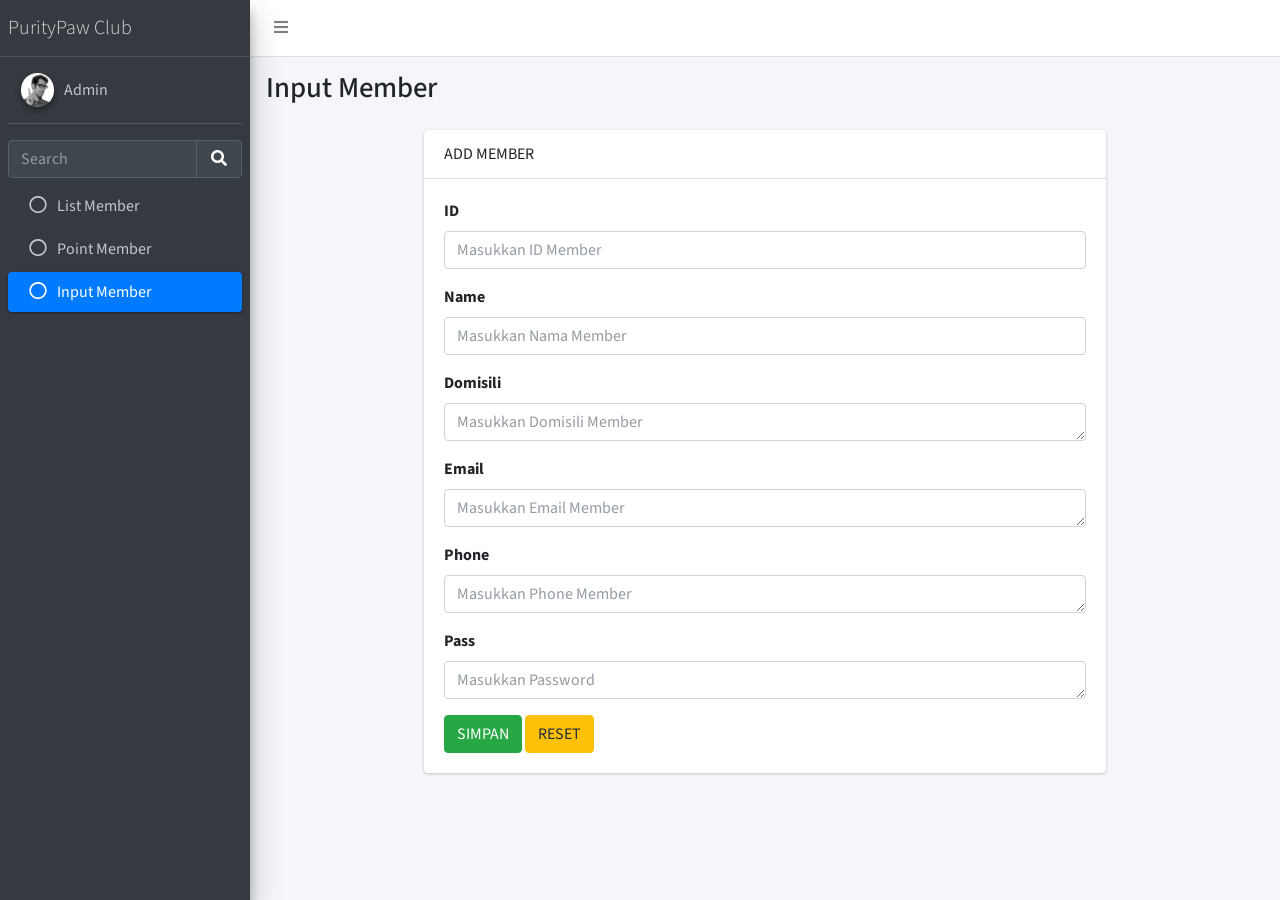
<file: input_member.html>
<!DOCTYPE html>
<html lang="en">
<head>
  <meta charset="utf-8">
  <meta name="viewport" content="width=device-width, initial-scale=1">
  <title>PurityPaw Club</title>

  <!-- Google Font: Source Sans Pro -->
  <link rel="stylesheet" href="https://fonts.googleapis.com/css?family=Source+Sans+Pro:300,400,400i,700&display=fallback">
  <!-- Font Awesome -->
  <link rel="stylesheet" href="plugins/fontawesome-free/css/all.min.css">
  <!-- Ionicons -->
  <link rel="stylesheet" href="https://code.ionicframework.com/ionicons/2.0.1/css/ionicons.min.css">
  <!-- Tempusdominus Bootstrap 4 -->
  <link rel="stylesheet" href="plugins/tempusdominus-bootstrap-4/css/tempusdominus-bootstrap-4.min.css">
  <!-- iCheck -->
  <link rel="stylesheet" href="plugins/icheck-bootstrap/icheck-bootstrap.min.css">
  <!-- JQVMap -->
  <link rel="stylesheet" href="plugins/jqvmap/jqvmap.min.css">
  <!-- Theme style -->
  <link rel="stylesheet" href="dist/css/adminlte.min.css">
  <!-- overlayScrollbars -->
  <link rel="stylesheet" href="plugins/overlayScrollbars/css/OverlayScrollbars.min.css">
  <!-- Daterange picker -->
  <link rel="stylesheet" href="plugins/daterangepicker/daterangepicker.css">
  <!-- summernote -->
  <link rel="stylesheet" href="plugins/summernote/summernote-bs4.min.css">
</head>
<body class="hold-transition sidebar-mini layout-fixed">
<div class="wrapper">
  <!-- Navbar -->
  <nav class="main-header navbar navbar-expand navbar-white navbar-light">
    <!-- Left navbar links -->
    <ul class="navbar-nav">
      <li class="nav-item">
        <a class="nav-link" data-widget="pushmenu" href="#" role="button"><i class="fas fa-bars"></i></a>
      </li>
    </ul>
  </nav>
  <!-- /.navbar -->

  <!-- Main Sidebar Container -->
  <aside class="main-sidebar sidebar-dark-primary elevation-4">
    <!-- Brand Logo -->
    <a href="#" class="brand-link">
      <span class="brand-text font-weight-light">PurityPaw Club</span>
    </a>

    <!-- Sidebar -->
    <div class="sidebar">
      <!-- Sidebar user panel (optional) -->
      <div class="user-panel mt-3 pb-3 mb-3 d-flex">
        <div class="image">
          <img src="dist/img/user2-160x160.jpg" class="img-circle elevation-2" alt="User Image">
        </div>
        <div class="info">
          <a href="#" class="d-block">Admin</a>
        </div>
      </div>

      <!-- SidebarSearch Form -->
      <div class="form-inline">
        <div class="input-group" data-widget="sidebar-search">
          <input class="form-control form-control-sidebar" type="search" placeholder="Search" aria-label="Search">
          <div class="input-group-append">
            <button class="btn btn-sidebar">
              <i class="fas fa-search fa-fw"></i>
            </button>
          </div>
        </div>
      </div>

      <!-- Sidebar Menu -->
      <nav class="mt-2">
        <ul class="nav nav-pills nav-sidebar flex-column" data-widget="treeview" role="menu" data-accordion="false">
          <!-- Add icons to the links using the .nav-icon class
               with font-awesome or any other icon font library -->

            <li class="nav-item">
              <a href="index.html" class="nav-link">
                <i class="far fa-circle nav-icon"></i>
                <p>List Member</p>
              </a>
            </li>
          </li>
          <li class="nav-item">
            <a href="point_member.html" class="nav-link">
              <i class="far fa-circle nav-icon"></i>
              <p>
                Point Member
              </p>
            </a>
          </li>
          <li class="nav-item">
            <a href="input_member.html" class="nav-link active">
              <i class="far fa-circle nav-icon"></i>
              <p>
                Input Member
              </p>
            </a>
          </li>
            <ul class="nav nav-treeview">
              <li class="nav-item">
                <a href="pages/layout/top-nav.html" class="nav-link">
                  <i class="far fa-circle nav-icon"></i>
                  <p>Top Navigation</p>
                </a>
              </li>
              <li class="nav-item">
                <a href="pages/layout/top-nav-sidebar.html" class="nav-link">
                  <i class="far fa-circle nav-icon"></i>
                  <p>Top Navigation + Sidebar</p>
                </a>
              </li>
              <li class="nav-item">
                <a href="pages/layout/boxed.html" class="nav-link">
                  <i class="far fa-circle nav-icon"></i>
                  <p>Boxed</p>
                </a>
              </li>
              <li class="nav-item">
                <a href="pages/layout/fixed-sidebar.html" class="nav-link">
                  <i class="far fa-circle nav-icon"></i>
                  <p>Fixed Sidebar</p>
                </a>
              </li>
              <li class="nav-item">
                <a href="pages/layout/fixed-sidebar-custom.html" class="nav-link">
                  <i class="far fa-circle nav-icon"></i>
                  <p>Fixed Sidebar <small>+ Custom Area</small></p>
                </a>
              </li>
              <li class="nav-item">
                <a href="pages/layout/fixed-topnav.html" class="nav-link">
                  <i class="far fa-circle nav-icon"></i>
                  <p>Fixed Navbar</p>
                </a>
              </li>
              <li class="nav-item">
                <a href="pages/layout/fixed-footer.html" class="nav-link">
                  <i class="far fa-circle nav-icon"></i>
                  <p>Fixed Footer</p>
                </a>
              </li>
              <li class="nav-item">
                <a href="pages/layout/collapsed-sidebar.html" class="nav-link">
                  <i class="far fa-circle nav-icon"></i>
                  <p>Collapsed Sidebar</p>
                </a>
              </li>
            </ul>
          </li>

      <!-- /.sidebar-menu -->
    </div>
    <!-- /.sidebar -->
  </aside>

  <!-- Content Wrapper. Contains page content -->
  <div class="content-wrapper">
    <!-- Content Header (Page header) -->
    <div class="content-header">
      <div class="container-fluid">
        <div class="row mb-2">
          <div class="col-sm-6">
            <h1 class="m-0">Input Member</h1>
          </div><!-- /.col -->
        </div><!-- /.row -->
      </div><!-- /.container-fluid -->
    </div>

    <!-- <img src="img/ppc1.png" class="center"> -->
    <!-- <div class="container" style="margin-top: 80px"> -->

	  <div class="row">

        <div class="col-md-8 offset-md-2">
          <div class="card">
            <div class="card-header">
              ADD MEMBER
            </div>
            <div class="card-body">
              <form action="simpan-member.php" method="post">

                <div class="form-group">
                  <label>ID</label>
                  <input type="text" name="id" placeholder="Masukkan ID Member" class="form-control">
                </div>

                <div class="form-group">
                  <label>Name</label>
                  <input type="text" name="name" placeholder="Masukkan Nama Member" class="form-control">
                </div>

                <div class="form-group">
                  <label>Domisili</label>
                  <textarea class="form-control" name="domisili" placeholder="Masukkan Domisili Member" rows="1"></textarea>
                </div>

				<div class="form-group">
                  <label>Email</label>
                  <textarea class="form-control" name="email" placeholder="Masukkan Email Member" rows="1"></textarea>
                </div>

				<div class="form-group">
                  <label>Phone</label>
                  <textarea class="form-control" name="phone" placeholder="Masukkan Phone Member" rows="1"></textarea>
                </div>

				<div class="form-group">
                  <label>Pass</label>
                  <textarea class="form-control" name="pass" placeholder="Masukkan Password" rows="1"></textarea>
                </div>

                <button type="submit" class="btn btn-success">SIMPAN</button>
                <button type="reset" class="btn btn-warning">RESET</button>

              </form>
            </div>
          </div>
        </div>
      </div>
    </div>
    <!-- /.content-header -->

    <!-- Main content -->
            </div>
            <!--/.direct-chat -->
  <!-- Control Sidebar -->
  <aside class="control-sidebar control-sidebar-dark">
    <!-- Control sidebar content goes here -->
  </aside>
  <!-- /.control-sidebar -->
</div>
<!-- ./wrapper -->

<!-- jQuery -->
<script src="plugins/jquery/jquery.min.js"></script>
<!-- jQuery UI 1.11.4 -->
<script src="plugins/jquery-ui/jquery-ui.min.js"></script>
<!-- Resolve conflict in jQuery UI tooltip with Bootstrap tooltip -->
<script>
  $.widget.bridge('uibutton', $.ui.button)
</script>
<!-- Bootstrap 4 -->
<script src="plugins/bootstrap/js/bootstrap.bundle.min.js"></script>
<!-- ChartJS -->
<script src="plugins/chart.js/Chart.min.js"></script>
<!-- Sparkline -->
<script src="plugins/sparklines/sparkline.js"></script>
<!-- JQVMap -->
<script src="plugins/jqvmap/jquery.vmap.min.js"></script>
<script src="plugins/jqvmap/maps/jquery.vmap.usa.js"></script>
<!-- jQuery Knob Chart -->
<script src="plugins/jquery-knob/jquery.knob.min.js"></script>
<!-- daterangepicker -->
<script src="plugins/moment/moment.min.js"></script>
<script src="plugins/daterangepicker/daterangepicker.js"></script>
<!-- Tempusdominus Bootstrap 4 -->
<script src="plugins/tempusdominus-bootstrap-4/js/tempusdominus-bootstrap-4.min.js"></script>
<!-- Summernote -->
<script src="plugins/summernote/summernote-bs4.min.js"></script>
<!-- overlayScrollbars -->
<script src="plugins/overlayScrollbars/js/jquery.overlayScrollbars.min.js"></script>
<!-- AdminLTE App -->
<script src="dist/js/adminlte.js"></script>
<!-- AdminLTE for demo purposes -->
<script src="dist/js/demo.js"></script>
<!-- AdminLTE dashboard demo (This is only for demo purposes) -->
<script src="dist/js/pages/dashboard.js"></script>
</body>
</html>
</file>
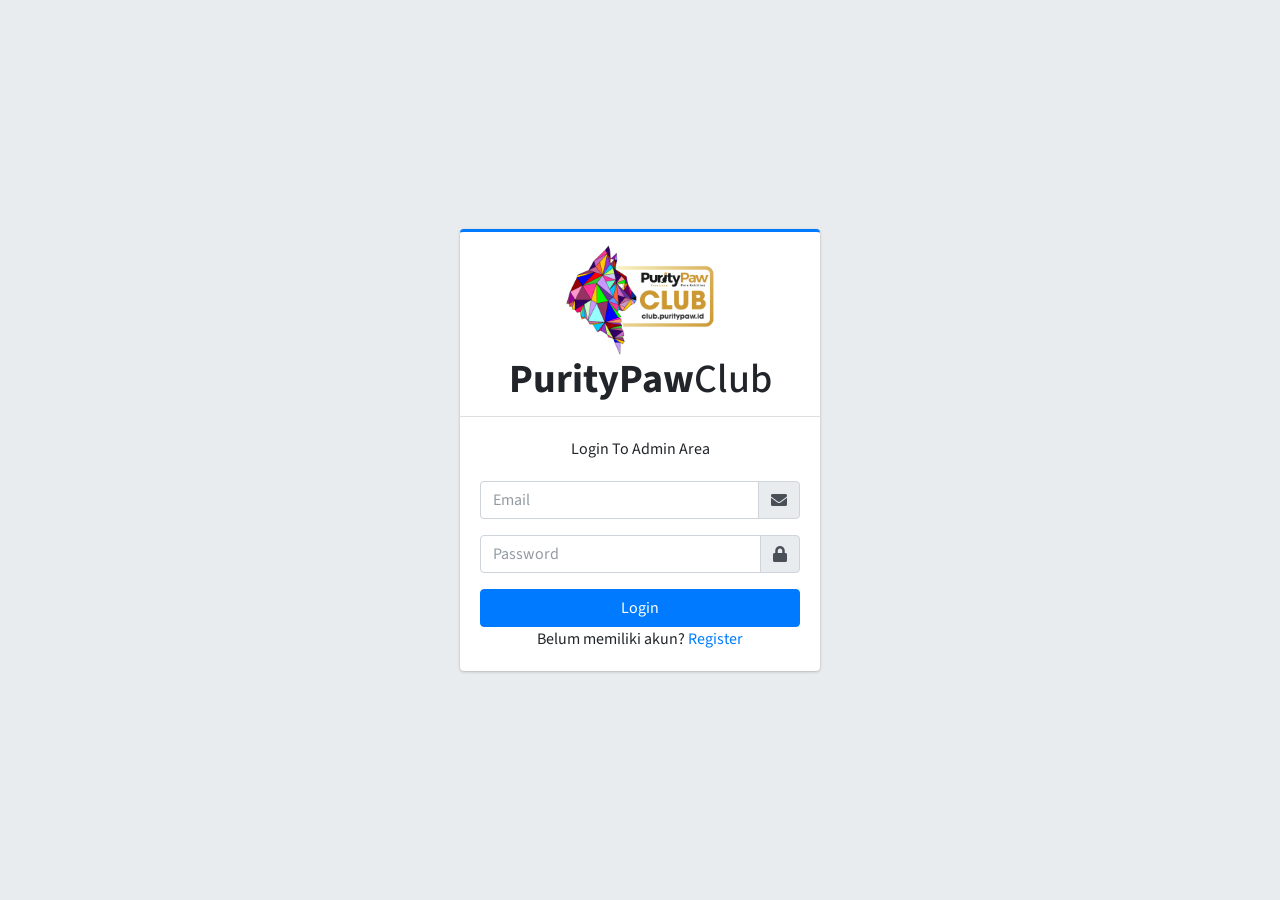
<file: login.html>
<!DOCTYPE html>
<html lang="en">
<head>
  <meta charset="utf-8">
  <meta name="viewport" content="width=device-width, initial-scale=1">
  <title>PurityPaw Club</title>

  <!-- Google Font: Source Sans Pro -->
  <link rel="stylesheet" href="https://fonts.googleapis.com/css?family=Source+Sans+Pro:300,400,400i,700&display=fallback">
  <!-- Font Awesome -->
  <link rel="stylesheet" href="plugins/fontawesome-free/css/all.min.css">
  <!-- icheck bootstrap -->
  <link rel="stylesheet" href="plugins/icheck-bootstrap/icheck-bootstrap.min.css">
  <!-- Theme style -->
  <link rel="stylesheet" href="dist/css/adminlte.min.css">
</head>
<body class="hold-transition login-page">
<div class="login-box">
  <!-- /.login-logo -->
  <div class="card card-outline card-primary">
    <div class="card-header text-center">
      <img src="img/ppc1.png" width="150px" class="center">
      <a href="#" class="h1"><b>PurityPaw</b>Club</a>
    </div>
    <div class="card-body">
      <p class="login-box-msg">Login To Admin Area</p>

      <form action="login.php" method="post">
        <div class="input-group mb-3">
          <input type="email" name="user" class="form-control" placeholder="Email">
          <div class="input-group-append">
            <div class="input-group-text">
              <span class="fas fa-envelope"></span>
            </div>
          </div>
        </div>
        <div class="input-group mb-3">
          <input type="password" name="password" class="form-control" placeholder="Password">
          <div class="input-group-append">
            <div class="input-group-text">
              <span class="fas fa-lock"></span>
            </div>
          </div>
        </div>
        <div class="row">
          <!-- /.col -->
          <div class="col-12">
            <button type="submit" class="btn btn-primary btn-block">Login</button>
          </div>
          <!-- /.col -->
        </div>
      </form>

      <p class="mb-0" align="center">
        <a>Belum memiliki akun?</a>
        <a href="register.html" class="text-center">Register</a>
      </p>
    </div>
    <!-- /.card-body -->
  </div>
  <!-- /.card -->
</div>
<!-- /.login-box -->

<!-- jQuery -->
<script src="plugins/jquery/jquery.min.js"></script>
<!-- Bootstrap 4 -->
<script src="plugins/bootstrap/js/bootstrap.bundle.min.js"></script>
<!-- AdminLTE App -->
<script src="dist/js/adminlte.min.js"></script>
</body>
</html>
</file>
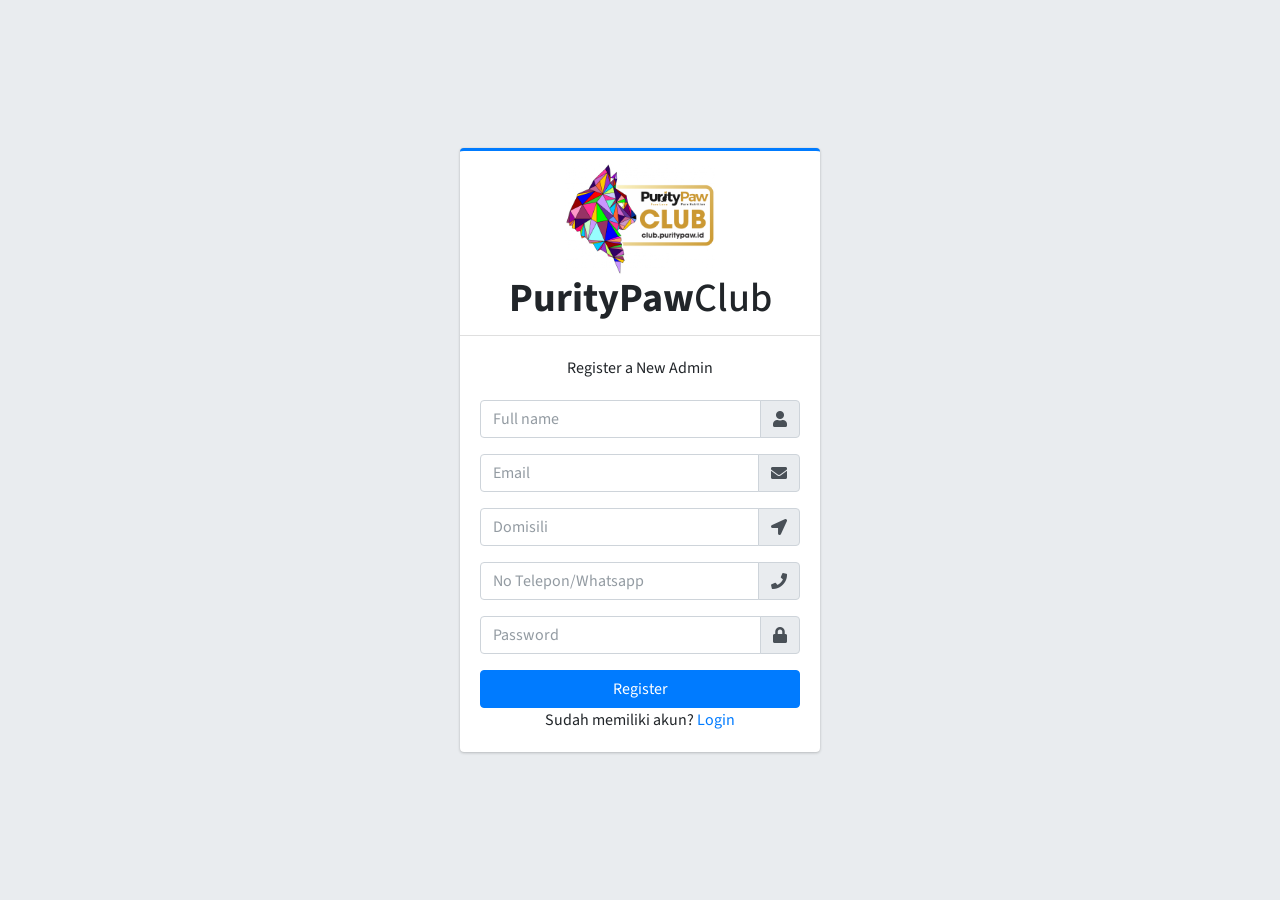
<file: register.html>
<!DOCTYPE html>
<html lang="en">
<head>
  <meta charset="utf-8">
  <meta name="viewport" content="width=device-width, initial-scale=1">
  <title>PurityPaw Club</title>

  <!-- Google Font: Source Sans Pro -->
  <link rel="stylesheet" href="https://fonts.googleapis.com/css?family=Source+Sans+Pro:300,400,400i,700&display=fallback">
  <!-- Font Awesome -->
  <link rel="stylesheet" href="plugins/fontawesome-free/css/all.min.css">
  <!-- icheck bootstrap -->
  <link rel="stylesheet" href="plugins/icheck-bootstrap/icheck-bootstrap.min.css">
  <!-- Theme style -->
  <link rel="stylesheet" href="dist/css/adminlte.min.css">
</head>
<body class="hold-transition login-page">
<div class="login-box">
  <!-- /.login-logo -->
  <div class="card card-outline card-primary">
    <div class="card-header text-center">
      <img src="img/ppc1.png" width="150px" class="center">
      <a href="#" class="h1"><b>PurityPaw</b>Club</a>
    </div>
    <div class="card-body">
      <p class="login-box-msg">Register a New Admin</p>

      <form action="#" method="post">
        <div class="input-group mb-3">
          <input type="text" class="form-control" placeholder="Full name">
          <div class="input-group-append">
            <div class="input-group-text">
              <span class="fas fa-user"></span>
            </div>
          </div>
        </div>
        <div class="input-group mb-3">
          <input type="email" class="form-control" placeholder="Email">
          <div class="input-group-append">
            <div class="input-group-text">
              <span class="fas fa-envelope"></span>
            </div>
          </div>
        </div>
        <div class="input-group mb-3">
          <input type="text" class="form-control" placeholder="Domisili">
          <div class="input-group-append">
            <div class="input-group-text">
              <span class="fas fa-location-arrow"></span>
            </div>
          </div>
        </div>
        <div class="input-group mb-3">
          <input type="text" class="form-control" placeholder="No Telepon/Whatsapp">
          <div class="input-group-append">
            <div class="input-group-text">
              <span class="fas fa-phone"></span>
            </div>
          </div>
        </div>
        <div class="input-group mb-3">
          <input type="password" class="form-control" placeholder="Password">
          <div class="input-group-append">
            <div class="input-group-text">
              <span class="fas fa-lock"></span>
            </div>
          </div>
        </div>
        <div class="row">
          <!-- /.col -->
          <div class="col-12">
            <button type="submit" class="btn btn-primary btn-block">Register</button>
          </div>
          <!-- /.col -->
        </div>
      </form>

      <p class="mb-0" align="center">
        <a>Sudah memiliki akun?</a>
        <a href="login.html" class="text-center">Login</a>
      </p>
    </div>
    <!-- /.card-body -->
  </div>
  <!-- /.card -->
</div>
<!-- /.login-box -->

<!-- jQuery -->
<script src="plugins/jquery/jquery.min.js"></script>
<!-- Bootstrap 4 -->
<script src="plugins/bootstrap/js/bootstrap.bundle.min.js"></script>
<!-- AdminLTE App -->
<script src="dist/js/adminlte.min.js"></script>
</body>
</html>
</file>
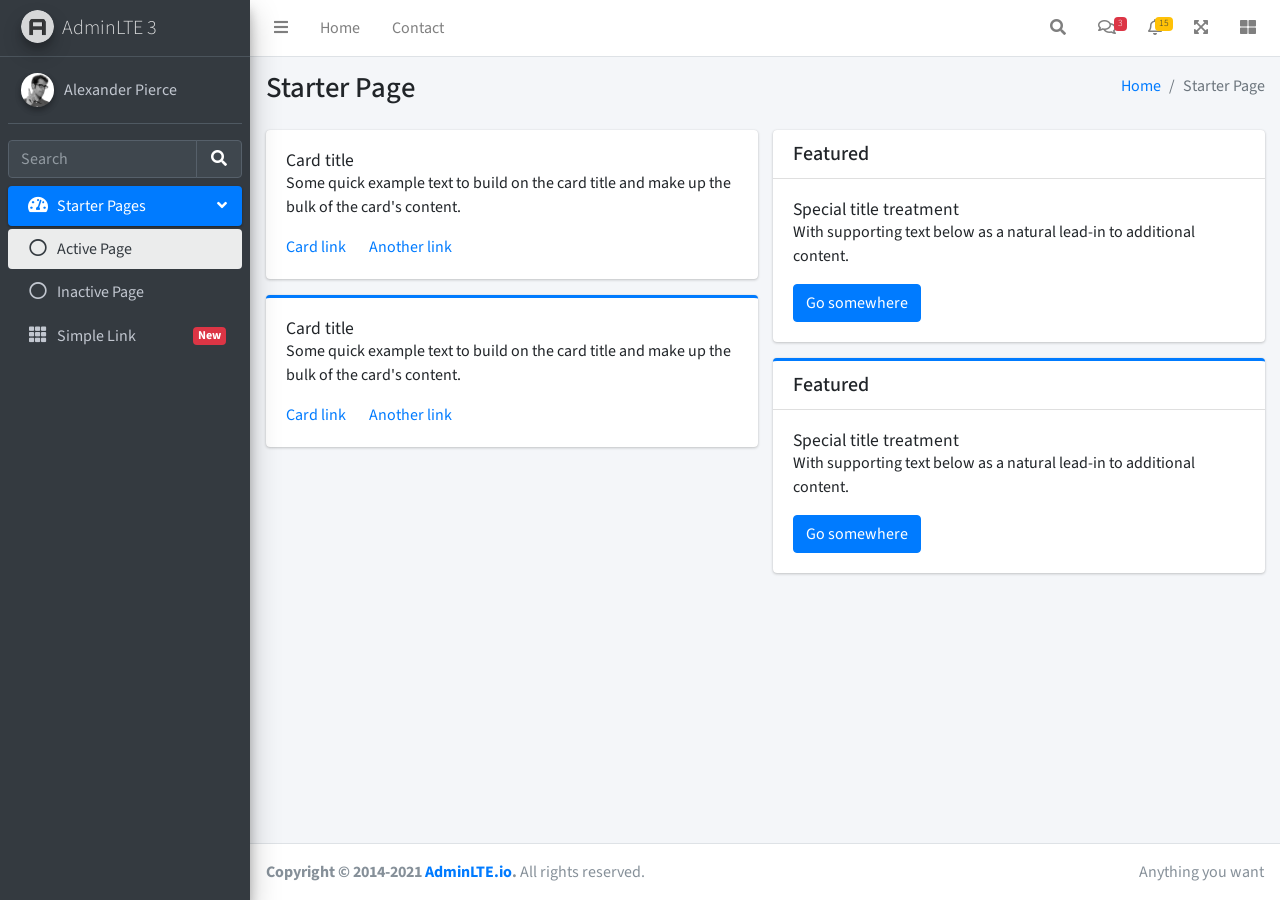
<file: starter.html>
<!DOCTYPE html>
<!--
This is a starter template page. Use this page to start your new project from
scratch. This page gets rid of all links and provides the needed markup only.
-->
<html lang="en">
<head>
  <meta charset="utf-8">
  <meta name="viewport" content="width=device-width, initial-scale=1">
  <title>AdminLTE 3 | Starter</title>

  <!-- Google Font: Source Sans Pro -->
  <link rel="stylesheet" href="https://fonts.googleapis.com/css?family=Source+Sans+Pro:300,400,400i,700&display=fallback">
  <!-- Font Awesome Icons -->
  <link rel="stylesheet" href="plugins/fontawesome-free/css/all.min.css">
  <!-- Theme style -->
  <link rel="stylesheet" href="dist/css/adminlte.min.css">
</head>
<body class="hold-transition sidebar-mini">
<div class="wrapper">

  <!-- Navbar -->
  <nav class="main-header navbar navbar-expand navbar-white navbar-light">
    <!-- Left navbar links -->
    <ul class="navbar-nav">
      <li class="nav-item">
        <a class="nav-link" data-widget="pushmenu" href="#" role="button"><i class="fas fa-bars"></i></a>
      </li>
      <li class="nav-item d-none d-sm-inline-block">
        <a href="index3.html" class="nav-link">Home</a>
      </li>
      <li class="nav-item d-none d-sm-inline-block">
        <a href="#" class="nav-link">Contact</a>
      </li>
    </ul>

    <!-- Right navbar links -->
    <ul class="navbar-nav ml-auto">
      <!-- Navbar Search -->
      <li class="nav-item">
        <a class="nav-link" data-widget="navbar-search" href="#" role="button">
          <i class="fas fa-search"></i>
        </a>
        <div class="navbar-search-block">
          <form class="form-inline">
            <div class="input-group input-group-sm">
              <input class="form-control form-control-navbar" type="search" placeholder="Search" aria-label="Search">
              <div class="input-group-append">
                <button class="btn btn-navbar" type="submit">
                  <i class="fas fa-search"></i>
                </button>
                <button class="btn btn-navbar" type="button" data-widget="navbar-search">
                  <i class="fas fa-times"></i>
                </button>
              </div>
            </div>
          </form>
        </div>
      </li>

      <!-- Messages Dropdown Menu -->
      <li class="nav-item dropdown">
        <a class="nav-link" data-toggle="dropdown" href="#">
          <i class="far fa-comments"></i>
          <span class="badge badge-danger navbar-badge">3</span>
        </a>
        <div class="dropdown-menu dropdown-menu-lg dropdown-menu-right">
          <a href="#" class="dropdown-item">
            <!-- Message Start -->
            <div class="media">
              <img src="dist/img/user1-128x128.jpg" alt="User Avatar" class="img-size-50 mr-3 img-circle">
              <div class="media-body">
                <h3 class="dropdown-item-title">
                  Brad Diesel
                  <span class="float-right text-sm text-danger"><i class="fas fa-star"></i></span>
                </h3>
                <p class="text-sm">Call me whenever you can...</p>
                <p class="text-sm text-muted"><i class="far fa-clock mr-1"></i> 4 Hours Ago</p>
              </div>
            </div>
            <!-- Message End -->
          </a>
          <div class="dropdown-divider"></div>
          <a href="#" class="dropdown-item">
            <!-- Message Start -->
            <div class="media">
              <img src="dist/img/user8-128x128.jpg" alt="User Avatar" class="img-size-50 img-circle mr-3">
              <div class="media-body">
                <h3 class="dropdown-item-title">
                  John Pierce
                  <span class="float-right text-sm text-muted"><i class="fas fa-star"></i></span>
                </h3>
                <p class="text-sm">I got your message bro</p>
                <p class="text-sm text-muted"><i class="far fa-clock mr-1"></i> 4 Hours Ago</p>
              </div>
            </div>
            <!-- Message End -->
          </a>
          <div class="dropdown-divider"></div>
          <a href="#" class="dropdown-item">
            <!-- Message Start -->
            <div class="media">
              <img src="dist/img/user3-128x128.jpg" alt="User Avatar" class="img-size-50 img-circle mr-3">
              <div class="media-body">
                <h3 class="dropdown-item-title">
                  Nora Silvester
                  <span class="float-right text-sm text-warning"><i class="fas fa-star"></i></span>
                </h3>
                <p class="text-sm">The subject goes here</p>
                <p class="text-sm text-muted"><i class="far fa-clock mr-1"></i> 4 Hours Ago</p>
              </div>
            </div>
            <!-- Message End -->
          </a>
          <div class="dropdown-divider"></div>
          <a href="#" class="dropdown-item dropdown-footer">See All Messages</a>
        </div>
      </li>
      <!-- Notifications Dropdown Menu -->
      <li class="nav-item dropdown">
        <a class="nav-link" data-toggle="dropdown" href="#">
          <i class="far fa-bell"></i>
          <span class="badge badge-warning navbar-badge">15</span>
        </a>
        <div class="dropdown-menu dropdown-menu-lg dropdown-menu-right">
          <span class="dropdown-header">15 Notifications</span>
          <div class="dropdown-divider"></div>
          <a href="#" class="dropdown-item">
            <i class="fas fa-envelope mr-2"></i> 4 new messages
            <span class="float-right text-muted text-sm">3 mins</span>
          </a>
          <div class="dropdown-divider"></div>
          <a href="#" class="dropdown-item">
            <i class="fas fa-users mr-2"></i> 8 friend requests
            <span class="float-right text-muted text-sm">12 hours</span>
          </a>
          <div class="dropdown-divider"></div>
          <a href="#" class="dropdown-item">
            <i class="fas fa-file mr-2"></i> 3 new reports
            <span class="float-right text-muted text-sm">2 days</span>
          </a>
          <div class="dropdown-divider"></div>
          <a href="#" class="dropdown-item dropdown-footer">See All Notifications</a>
        </div>
      </li>
      <li class="nav-item">
        <a class="nav-link" data-widget="fullscreen" href="#" role="button">
          <i class="fas fa-expand-arrows-alt"></i>
        </a>
      </li>
      <li class="nav-item">
        <a class="nav-link" data-widget="control-sidebar" data-slide="true" href="#" role="button">
          <i class="fas fa-th-large"></i>
        </a>
      </li>
    </ul>
  </nav>
  <!-- /.navbar -->

  <!-- Main Sidebar Container -->
  <aside class="main-sidebar sidebar-dark-primary elevation-4">
    <!-- Brand Logo -->
    <a href="index3.html" class="brand-link">
      <img src="dist/img/AdminLTELogo.png" alt="AdminLTE Logo" class="brand-image img-circle elevation-3" style="opacity: .8">
      <span class="brand-text font-weight-light">AdminLTE 3</span>
    </a>

    <!-- Sidebar -->
    <div class="sidebar">
      <!-- Sidebar user panel (optional) -->
      <div class="user-panel mt-3 pb-3 mb-3 d-flex">
        <div class="image">
          <img src="dist/img/user2-160x160.jpg" class="img-circle elevation-2" alt="User Image">
        </div>
        <div class="info">
          <a href="#" class="d-block">Alexander Pierce</a>
        </div>
      </div>

      <!-- SidebarSearch Form -->
      <div class="form-inline">
        <div class="input-group" data-widget="sidebar-search">
          <input class="form-control form-control-sidebar" type="search" placeholder="Search" aria-label="Search">
          <div class="input-group-append">
            <button class="btn btn-sidebar">
              <i class="fas fa-search fa-fw"></i>
            </button>
          </div>
        </div>
      </div>

      <!-- Sidebar Menu -->
      <nav class="mt-2">
        <ul class="nav nav-pills nav-sidebar flex-column" data-widget="treeview" role="menu" data-accordion="false">
          <!-- Add icons to the links using the .nav-icon class
               with font-awesome or any other icon font library -->
          <li class="nav-item menu-open">
            <a href="#" class="nav-link active">
              <i class="nav-icon fas fa-tachometer-alt"></i>
              <p>
                Starter Pages
                <i class="right fas fa-angle-left"></i>
              </p>
            </a>
            <ul class="nav nav-treeview">
              <li class="nav-item">
                <a href="#" class="nav-link active">
                  <i class="far fa-circle nav-icon"></i>
                  <p>Active Page</p>
                </a>
              </li>
              <li class="nav-item">
                <a href="#" class="nav-link">
                  <i class="far fa-circle nav-icon"></i>
                  <p>Inactive Page</p>
                </a>
              </li>
            </ul>
          </li>
          <li class="nav-item">
            <a href="#" class="nav-link">
              <i class="nav-icon fas fa-th"></i>
              <p>
                Simple Link
                <span class="right badge badge-danger">New</span>
              </p>
            </a>
          </li>
        </ul>
      </nav>
      <!-- /.sidebar-menu -->
    </div>
    <!-- /.sidebar -->
  </aside>

  <!-- Content Wrapper. Contains page content -->
  <div class="content-wrapper">
    <!-- Content Header (Page header) -->
    <div class="content-header">
      <div class="container-fluid">
        <div class="row mb-2">
          <div class="col-sm-6">
            <h1 class="m-0">Starter Page</h1>
          </div><!-- /.col -->
          <div class="col-sm-6">
            <ol class="breadcrumb float-sm-right">
              <li class="breadcrumb-item"><a href="#">Home</a></li>
              <li class="breadcrumb-item active">Starter Page</li>
            </ol>
          </div><!-- /.col -->
        </div><!-- /.row -->
      </div><!-- /.container-fluid -->
    </div>
    <!-- /.content-header -->

    <!-- Main content -->
    <div class="content">
      <div class="container-fluid">
        <div class="row">
          <div class="col-lg-6">
            <div class="card">
              <div class="card-body">
                <h5 class="card-title">Card title</h5>

                <p class="card-text">
                  Some quick example text to build on the card title and make up the bulk of the card's
                  content.
                </p>

                <a href="#" class="card-link">Card link</a>
                <a href="#" class="card-link">Another link</a>
              </div>
            </div>

            <div class="card card-primary card-outline">
              <div class="card-body">
                <h5 class="card-title">Card title</h5>

                <p class="card-text">
                  Some quick example text to build on the card title and make up the bulk of the card's
                  content.
                </p>
                <a href="#" class="card-link">Card link</a>
                <a href="#" class="card-link">Another link</a>
              </div>
            </div><!-- /.card -->
          </div>
          <!-- /.col-md-6 -->
          <div class="col-lg-6">
            <div class="card">
              <div class="card-header">
                <h5 class="m-0">Featured</h5>
              </div>
              <div class="card-body">
                <h6 class="card-title">Special title treatment</h6>

                <p class="card-text">With supporting text below as a natural lead-in to additional content.</p>
                <a href="#" class="btn btn-primary">Go somewhere</a>
              </div>
            </div>

            <div class="card card-primary card-outline">
              <div class="card-header">
                <h5 class="m-0">Featured</h5>
              </div>
              <div class="card-body">
                <h6 class="card-title">Special title treatment</h6>

                <p class="card-text">With supporting text below as a natural lead-in to additional content.</p>
                <a href="#" class="btn btn-primary">Go somewhere</a>
              </div>
            </div>
          </div>
          <!-- /.col-md-6 -->
        </div>
        <!-- /.row -->
      </div><!-- /.container-fluid -->
    </div>
    <!-- /.content -->
  </div>
  <!-- /.content-wrapper -->

  <!-- Control Sidebar -->
  <aside class="control-sidebar control-sidebar-dark">
    <!-- Control sidebar content goes here -->
    <div class="p-3">
      <h5>Title</h5>
      <p>Sidebar content</p>
    </div>
  </aside>
  <!-- /.control-sidebar -->

  <!-- Main Footer -->
  <footer class="main-footer">
    <!-- To the right -->
    <div class="float-right d-none d-sm-inline">
      Anything you want
    </div>
    <!-- Default to the left -->
    <strong>Copyright &copy; 2014-2021 <a href="https://adminlte.io">AdminLTE.io</a>.</strong> All rights reserved.
  </footer>
</div>
<!-- ./wrapper -->

<!-- REQUIRED SCRIPTS -->

<!-- jQuery -->
<script src="plugins/jquery/jquery.min.js"></script>
<!-- Bootstrap 4 -->
<script src="plugins/bootstrap/js/bootstrap.bundle.min.js"></script>
<!-- AdminLTE App -->
<script src="dist/js/adminlte.min.js"></script>
</body>
</html>
</file>
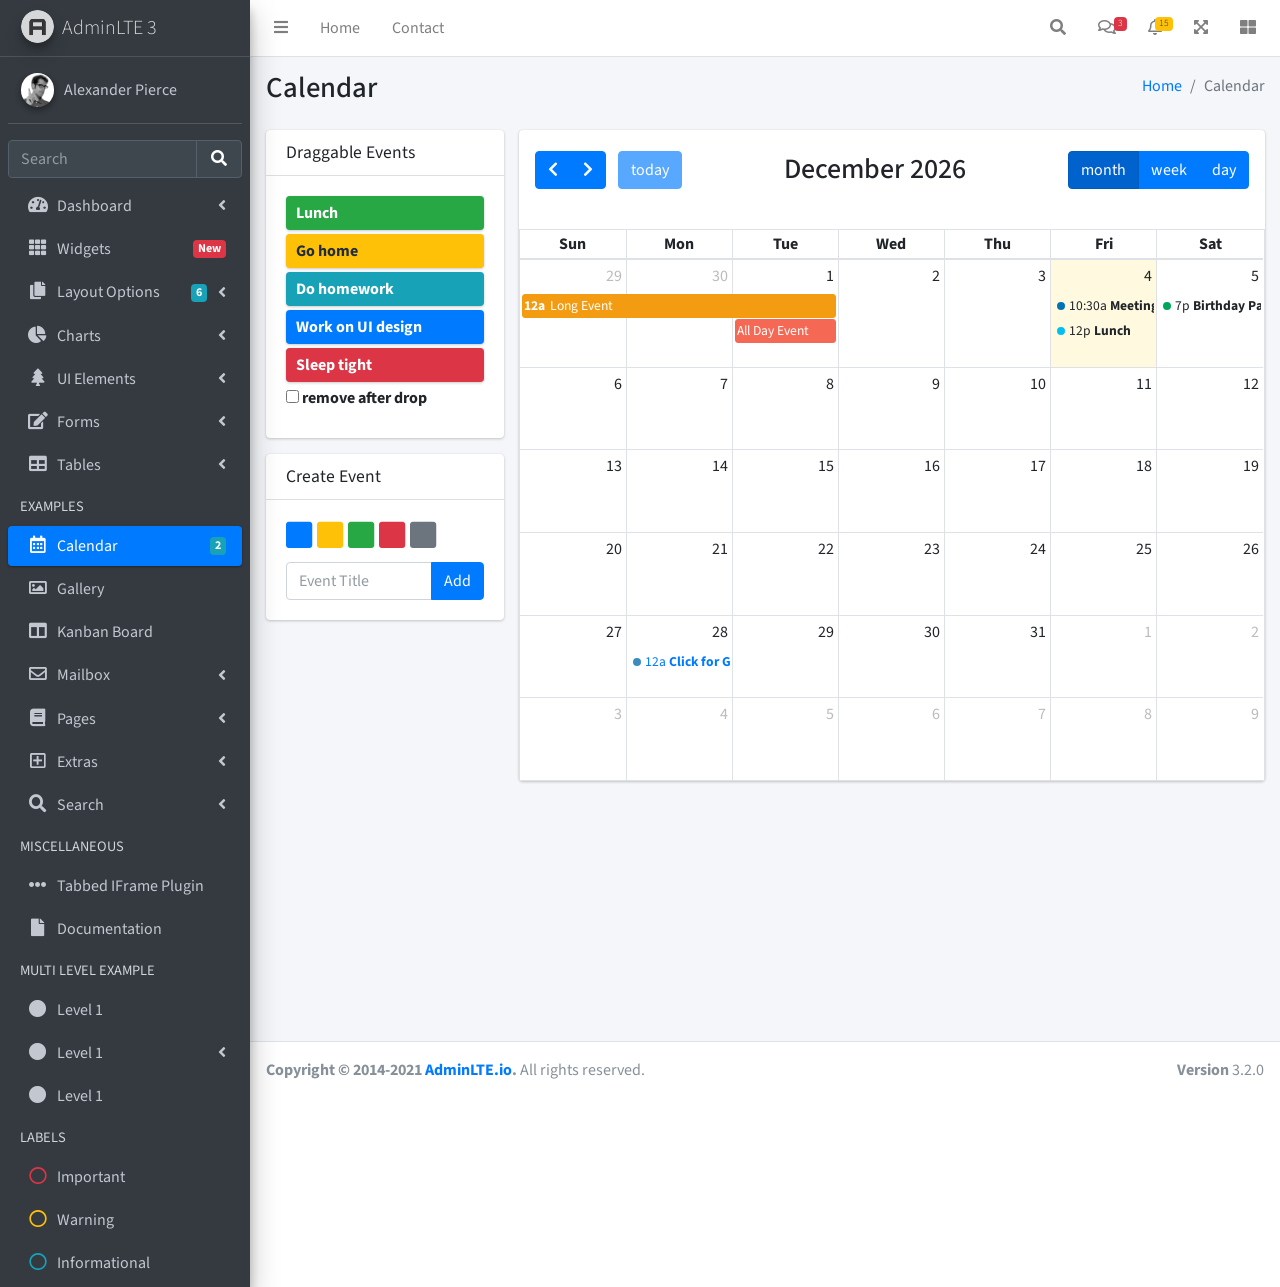
<file: pages/calendar.html>
<!DOCTYPE html>
<html lang="en">
<head>
  <meta charset="utf-8">
  <meta name="viewport" content="width=device-width, initial-scale=1">
  <title>AdminLTE 3 | Calendar</title>

  <!-- Google Font: Source Sans Pro -->
  <link rel="stylesheet" href="https://fonts.googleapis.com/css?family=Source+Sans+Pro:300,400,400i,700&display=fallback">
  <!-- Font Awesome -->
  <link rel="stylesheet" href="../plugins/fontawesome-free/css/all.min.css">
  <!-- fullCalendar -->
  <link rel="stylesheet" href="../plugins/fullcalendar/main.css">
  <!-- Theme style -->
  <link rel="stylesheet" href="../dist/css/adminlte.min.css">
</head>
<body class="hold-transition sidebar-mini">
<div class="wrapper">
  <!-- Navbar -->
  <nav class="main-header navbar navbar-expand navbar-white navbar-light">
    <!-- Left navbar links -->
    <ul class="navbar-nav">
      <li class="nav-item">
        <a class="nav-link" data-widget="pushmenu" href="#" role="button"><i class="fas fa-bars"></i></a>
      </li>
      <li class="nav-item d-none d-sm-inline-block">
        <a href="../index3.html" class="nav-link">Home</a>
      </li>
      <li class="nav-item d-none d-sm-inline-block">
        <a href="#" class="nav-link">Contact</a>
      </li>
    </ul>

    <!-- Right navbar links -->
    <ul class="navbar-nav ml-auto">
      <!-- Navbar Search -->
      <li class="nav-item">
        <a class="nav-link" data-widget="navbar-search" href="#" role="button">
          <i class="fas fa-search"></i>
        </a>
        <div class="navbar-search-block">
          <form class="form-inline">
            <div class="input-group input-group-sm">
              <input class="form-control form-control-navbar" type="search" placeholder="Search" aria-label="Search">
              <div class="input-group-append">
                <button class="btn btn-navbar" type="submit">
                  <i class="fas fa-search"></i>
                </button>
                <button class="btn btn-navbar" type="button" data-widget="navbar-search">
                  <i class="fas fa-times"></i>
                </button>
              </div>
            </div>
          </form>
        </div>
      </li>

      <!-- Messages Dropdown Menu -->
      <li class="nav-item dropdown">
        <a class="nav-link" data-toggle="dropdown" href="#">
          <i class="far fa-comments"></i>
          <span class="badge badge-danger navbar-badge">3</span>
        </a>
        <div class="dropdown-menu dropdown-menu-lg dropdown-menu-right">
          <a href="#" class="dropdown-item">
            <!-- Message Start -->
            <div class="media">
              <img src="../dist/img/user1-128x128.jpg" alt="User Avatar" class="img-size-50 mr-3 img-circle">
              <div class="media-body">
                <h3 class="dropdown-item-title">
                  Brad Diesel
                  <span class="float-right text-sm text-danger"><i class="fas fa-star"></i></span>
                </h3>
                <p class="text-sm">Call me whenever you can...</p>
                <p class="text-sm text-muted"><i class="far fa-clock mr-1"></i> 4 Hours Ago</p>
              </div>
            </div>
            <!-- Message End -->
          </a>
          <div class="dropdown-divider"></div>
          <a href="#" class="dropdown-item">
            <!-- Message Start -->
            <div class="media">
              <img src="../dist/img/user8-128x128.jpg" alt="User Avatar" class="img-size-50 img-circle mr-3">
              <div class="media-body">
                <h3 class="dropdown-item-title">
                  John Pierce
                  <span class="float-right text-sm text-muted"><i class="fas fa-star"></i></span>
                </h3>
                <p class="text-sm">I got your message bro</p>
                <p class="text-sm text-muted"><i class="far fa-clock mr-1"></i> 4 Hours Ago</p>
              </div>
            </div>
            <!-- Message End -->
          </a>
          <div class="dropdown-divider"></div>
          <a href="#" class="dropdown-item">
            <!-- Message Start -->
            <div class="media">
              <img src="../dist/img/user3-128x128.jpg" alt="User Avatar" class="img-size-50 img-circle mr-3">
              <div class="media-body">
                <h3 class="dropdown-item-title">
                  Nora Silvester
                  <span class="float-right text-sm text-warning"><i class="fas fa-star"></i></span>
                </h3>
                <p class="text-sm">The subject goes here</p>
                <p class="text-sm text-muted"><i class="far fa-clock mr-1"></i> 4 Hours Ago</p>
              </div>
            </div>
            <!-- Message End -->
          </a>
          <div class="dropdown-divider"></div>
          <a href="#" class="dropdown-item dropdown-footer">See All Messages</a>
        </div>
      </li>
      <!-- Notifications Dropdown Menu -->
      <li class="nav-item dropdown">
        <a class="nav-link" data-toggle="dropdown" href="#">
          <i class="far fa-bell"></i>
          <span class="badge badge-warning navbar-badge">15</span>
        </a>
        <div class="dropdown-menu dropdown-menu-lg dropdown-menu-right">
          <span class="dropdown-item dropdown-header">15 Notifications</span>
          <div class="dropdown-divider"></div>
          <a href="#" class="dropdown-item">
            <i class="fas fa-envelope mr-2"></i> 4 new messages
            <span class="float-right text-muted text-sm">3 mins</span>
          </a>
          <div class="dropdown-divider"></div>
          <a href="#" class="dropdown-item">
            <i class="fas fa-users mr-2"></i> 8 friend requests
            <span class="float-right text-muted text-sm">12 hours</span>
          </a>
          <div class="dropdown-divider"></div>
          <a href="#" class="dropdown-item">
            <i class="fas fa-file mr-2"></i> 3 new reports
            <span class="float-right text-muted text-sm">2 days</span>
          </a>
          <div class="dropdown-divider"></div>
          <a href="#" class="dropdown-item dropdown-footer">See All Notifications</a>
        </div>
      </li>
      <li class="nav-item">
        <a class="nav-link" data-widget="fullscreen" href="#" role="button">
          <i class="fas fa-expand-arrows-alt"></i>
        </a>
      </li>
      <li class="nav-item">
        <a class="nav-link" data-widget="control-sidebar" data-slide="true" href="#" role="button">
          <i class="fas fa-th-large"></i>
        </a>
      </li>
    </ul>
  </nav>
  <!-- /.navbar -->

  <!-- Main Sidebar Container -->
  <aside class="main-sidebar sidebar-dark-primary elevation-4">
    <!-- Brand Logo -->
    <a href="../index3.html" class="brand-link">
      <img src="../dist/img/AdminLTELogo.png" alt="AdminLTE Logo" class="brand-image img-circle elevation-3" style="opacity: .8">
      <span class="brand-text font-weight-light">AdminLTE 3</span>
    </a>

    <!-- Sidebar -->
    <div class="sidebar">
      <!-- Sidebar user panel (optional) -->
      <div class="user-panel mt-3 pb-3 mb-3 d-flex">
        <div class="image">
          <img src="../dist/img/user2-160x160.jpg" class="img-circle elevation-2" alt="User Image">
        </div>
        <div class="info">
          <a href="#" class="d-block">Alexander Pierce</a>
        </div>
      </div>

      <!-- SidebarSearch Form -->
      <div class="form-inline">
        <div class="input-group" data-widget="sidebar-search">
          <input class="form-control form-control-sidebar" type="search" placeholder="Search" aria-label="Search">
          <div class="input-group-append">
            <button class="btn btn-sidebar">
              <i class="fas fa-search fa-fw"></i>
            </button>
          </div>
        </div>
      </div>

      <!-- Sidebar Menu -->
      <nav class="mt-2">
        <ul class="nav nav-pills nav-sidebar flex-column" data-widget="treeview" role="menu" data-accordion="false">
          <!-- Add icons to the links using the .nav-icon class
               with font-awesome or any other icon font library -->
          <li class="nav-item">
            <a href="#" class="nav-link">
              <i class="nav-icon fas fa-tachometer-alt"></i>
              <p>
                Dashboard
                <i class="right fas fa-angle-left"></i>
              </p>
            </a>
            <ul class="nav nav-treeview">
              <li class="nav-item">
                <a href="../index.html" class="nav-link">
                  <i class="far fa-circle nav-icon"></i>
                  <p>Dashboard v1</p>
                </a>
              </li>
              <li class="nav-item">
                <a href="../index2.html" class="nav-link">
                  <i class="far fa-circle nav-icon"></i>
                  <p>Dashboard v2</p>
                </a>
              </li>
              <li class="nav-item">
                <a href="../index3.html" class="nav-link">
                  <i class="far fa-circle nav-icon"></i>
                  <p>Dashboard v3</p>
                </a>
              </li>
            </ul>
          </li>
          <li class="nav-item">
            <a href="widgets.html" class="nav-link">
              <i class="nav-icon fas fa-th"></i>
              <p>
                Widgets
                <span class="right badge badge-danger">New</span>
              </p>
            </a>
          </li>
          <li class="nav-item">
            <a href="#" class="nav-link">
              <i class="nav-icon fas fa-copy"></i>
              <p>
                Layout Options
                <i class="fas fa-angle-left right"></i>
                <span class="badge badge-info right">6</span>
              </p>
            </a>
            <ul class="nav nav-treeview">
              <li class="nav-item">
                <a href="layout/top-nav.html" class="nav-link">
                  <i class="far fa-circle nav-icon"></i>
                  <p>Top Navigation</p>
                </a>
              </li>
              <li class="nav-item">
                <a href="layout/top-nav-sidebar.html" class="nav-link">
                  <i class="far fa-circle nav-icon"></i>
                  <p>Top Navigation + Sidebar</p>
                </a>
              </li>
              <li class="nav-item">
                <a href="layout/boxed.html" class="nav-link">
                  <i class="far fa-circle nav-icon"></i>
                  <p>Boxed</p>
                </a>
              </li>
              <li class="nav-item">
                <a href="layout/fixed-sidebar.html" class="nav-link">
                  <i class="far fa-circle nav-icon"></i>
                  <p>Fixed Sidebar</p>
                </a>
              </li>
              <li class="nav-item">
                <a href="layout/fixed-sidebar-custom.html" class="nav-link">
                  <i class="far fa-circle nav-icon"></i>
                  <p>Fixed Sidebar <small>+ Custom Area</small></p>
                </a>
              </li>
              <li class="nav-item">
                <a href="layout/fixed-topnav.html" class="nav-link">
                  <i class="far fa-circle nav-icon"></i>
                  <p>Fixed Navbar</p>
                </a>
              </li>
              <li class="nav-item">
                <a href="layout/fixed-footer.html" class="nav-link">
                  <i class="far fa-circle nav-icon"></i>
                  <p>Fixed Footer</p>
                </a>
              </li>
              <li class="nav-item">
                <a href="layout/collapsed-sidebar.html" class="nav-link">
                  <i class="far fa-circle nav-icon"></i>
                  <p>Collapsed Sidebar</p>
                </a>
              </li>
            </ul>
          </li>
          <li class="nav-item">
            <a href="#" class="nav-link">
              <i class="nav-icon fas fa-chart-pie"></i>
              <p>
                Charts
                <i class="right fas fa-angle-left"></i>
              </p>
            </a>
            <ul class="nav nav-treeview">
              <li class="nav-item">
                <a href="charts/chartjs.html" class="nav-link">
                  <i class="far fa-circle nav-icon"></i>
                  <p>ChartJS</p>
                </a>
              </li>
              <li class="nav-item">
                <a href="charts/flot.html" class="nav-link">
                  <i class="far fa-circle nav-icon"></i>
                  <p>Flot</p>
                </a>
              </li>
              <li class="nav-item">
                <a href="charts/inline.html" class="nav-link">
                  <i class="far fa-circle nav-icon"></i>
                  <p>Inline</p>
                </a>
              </li>
              <li class="nav-item">
                <a href="charts/uplot.html" class="nav-link">
                  <i class="far fa-circle nav-icon"></i>
                  <p>uPlot</p>
                </a>
              </li>
            </ul>
          </li>
          <li class="nav-item">
            <a href="#" class="nav-link">
              <i class="nav-icon fas fa-tree"></i>
              <p>
                UI Elements
                <i class="fas fa-angle-left right"></i>
              </p>
            </a>
            <ul class="nav nav-treeview">
              <li class="nav-item">
                <a href="UI/general.html" class="nav-link">
                  <i class="far fa-circle nav-icon"></i>
                  <p>General</p>
                </a>
              </li>
              <li class="nav-item">
                <a href="UI/icons.html" class="nav-link">
                  <i class="far fa-circle nav-icon"></i>
                  <p>Icons</p>
                </a>
              </li>
              <li class="nav-item">
                <a href="UI/buttons.html" class="nav-link">
                  <i class="far fa-circle nav-icon"></i>
                  <p>Buttons</p>
                </a>
              </li>
              <li class="nav-item">
                <a href="UI/sliders.html" class="nav-link">
                  <i class="far fa-circle nav-icon"></i>
                  <p>Sliders</p>
                </a>
              </li>
              <li class="nav-item">
                <a href="UI/modals.html" class="nav-link">
                  <i class="far fa-circle nav-icon"></i>
                  <p>Modals & Alerts</p>
                </a>
              </li>
              <li class="nav-item">
                <a href="UI/navbar.html" class="nav-link">
                  <i class="far fa-circle nav-icon"></i>
                  <p>Navbar & Tabs</p>
                </a>
              </li>
              <li class="nav-item">
                <a href="UI/timeline.html" class="nav-link">
                  <i class="far fa-circle nav-icon"></i>
                  <p>Timeline</p>
                </a>
              </li>
              <li class="nav-item">
                <a href="UI/ribbons.html" class="nav-link">
                  <i class="far fa-circle nav-icon"></i>
                  <p>Ribbons</p>
                </a>
              </li>
            </ul>
          </li>
          <li class="nav-item">
            <a href="#" class="nav-link">
              <i class="nav-icon fas fa-edit"></i>
              <p>
                Forms
                <i class="fas fa-angle-left right"></i>
              </p>
            </a>
            <ul class="nav nav-treeview">
              <li class="nav-item">
                <a href="forms/general.html" class="nav-link">
                  <i class="far fa-circle nav-icon"></i>
                  <p>General Elements</p>
                </a>
              </li>
              <li class="nav-item">
                <a href="forms/advanced.html" class="nav-link">
                  <i class="far fa-circle nav-icon"></i>
                  <p>Advanced Elements</p>
                </a>
              </li>
              <li class="nav-item">
                <a href="forms/editors.html" class="nav-link">
                  <i class="far fa-circle nav-icon"></i>
                  <p>Editors</p>
                </a>
              </li>
              <li class="nav-item">
                <a href="forms/validation.html" class="nav-link">
                  <i class="far fa-circle nav-icon"></i>
                  <p>Validation</p>
                </a>
              </li>
            </ul>
          </li>
          <li class="nav-item">
            <a href="#" class="nav-link">
              <i class="nav-icon fas fa-table"></i>
              <p>
                Tables
                <i class="fas fa-angle-left right"></i>
              </p>
            </a>
            <ul class="nav nav-treeview">
              <li class="nav-item">
                <a href="tables/simple.html" class="nav-link">
                  <i class="far fa-circle nav-icon"></i>
                  <p>Simple Tables</p>
                </a>
              </li>
              <li class="nav-item">
                <a href="tables/data.html" class="nav-link">
                  <i class="far fa-circle nav-icon"></i>
                  <p>DataTables</p>
                </a>
              </li>
              <li class="nav-item">
                <a href="tables/jsgrid.html" class="nav-link">
                  <i class="far fa-circle nav-icon"></i>
                  <p>jsGrid</p>
                </a>
              </li>
            </ul>
          </li>
          <li class="nav-header">EXAMPLES</li>
          <li class="nav-item">
            <a href="calendar.html" class="nav-link active">
              <i class="nav-icon far fa-calendar-alt"></i>
              <p>
                Calendar
                <span class="badge badge-info right">2</span>
              </p>
            </a>
          </li>
          <li class="nav-item">
            <a href="gallery.html" class="nav-link">
              <i class="nav-icon far fa-image"></i>
              <p>
                Gallery
              </p>
            </a>
          </li>
          <li class="nav-item">
            <a href="kanban.html" class="nav-link">
              <i class="nav-icon fas fa-columns"></i>
              <p>
                Kanban Board
              </p>
            </a>
          </li>
          <li class="nav-item">
            <a href="#" class="nav-link">
              <i class="nav-icon far fa-envelope"></i>
              <p>
                Mailbox
                <i class="fas fa-angle-left right"></i>
              </p>
            </a>
            <ul class="nav nav-treeview">
              <li class="nav-item">
                <a href="mailbox/mailbox.html" class="nav-link">
                  <i class="far fa-circle nav-icon"></i>
                  <p>Inbox</p>
                </a>
              </li>
              <li class="nav-item">
                <a href="mailbox/compose.html" class="nav-link">
                  <i class="far fa-circle nav-icon"></i>
                  <p>Compose</p>
                </a>
              </li>
              <li class="nav-item">
                <a href="mailbox/read-mail.html" class="nav-link">
                  <i class="far fa-circle nav-icon"></i>
                  <p>Read</p>
                </a>
              </li>
            </ul>
          </li>
          <li class="nav-item">
            <a href="#" class="nav-link">
              <i class="nav-icon fas fa-book"></i>
              <p>
                Pages
                <i class="fas fa-angle-left right"></i>
              </p>
            </a>
            <ul class="nav nav-treeview">
              <li class="nav-item">
                <a href="examples/invoice.html" class="nav-link">
                  <i class="far fa-circle nav-icon"></i>
                  <p>Invoice</p>
                </a>
              </li>
              <li class="nav-item">
                <a href="examples/profile.html" class="nav-link">
                  <i class="far fa-circle nav-icon"></i>
                  <p>Profile</p>
                </a>
              </li>
              <li class="nav-item">
                <a href="examples/e-commerce.html" class="nav-link">
                  <i class="far fa-circle nav-icon"></i>
                  <p>E-commerce</p>
                </a>
              </li>
              <li class="nav-item">
                <a href="examples/projects.html" class="nav-link">
                  <i class="far fa-circle nav-icon"></i>
                  <p>Projects</p>
                </a>
              </li>
              <li class="nav-item">
                <a href="examples/project-add.html" class="nav-link">
                  <i class="far fa-circle nav-icon"></i>
                  <p>Project Add</p>
                </a>
              </li>
              <li class="nav-item">
                <a href="examples/project-edit.html" class="nav-link">
                  <i class="far fa-circle nav-icon"></i>
                  <p>Project Edit</p>
                </a>
              </li>
              <li class="nav-item">
                <a href="examples/project-detail.html" class="nav-link">
                  <i class="far fa-circle nav-icon"></i>
                  <p>Project Detail</p>
                </a>
              </li>
              <li class="nav-item">
                <a href="examples/contacts.html" class="nav-link">
                  <i class="far fa-circle nav-icon"></i>
                  <p>Contacts</p>
                </a>
              </li>
              <li class="nav-item">
                <a href="examples/faq.html" class="nav-link">
                  <i class="far fa-circle nav-icon"></i>
                  <p>FAQ</p>
                </a>
              </li>
              <li class="nav-item">
                <a href="examples/contact-us.html" class="nav-link">
                  <i class="far fa-circle nav-icon"></i>
                  <p>Contact us</p>
                </a>
              </li>
            </ul>
          </li>
          <li class="nav-item">
            <a href="#" class="nav-link">
              <i class="nav-icon far fa-plus-square"></i>
              <p>
                Extras
                <i class="fas fa-angle-left right"></i>
              </p>
            </a>
            <ul class="nav nav-treeview">
              <li class="nav-item">
                <a href="#" class="nav-link">
                  <i class="far fa-circle nav-icon"></i>
                  <p>
                    Login & Register v1
                    <i class="fas fa-angle-left right"></i>
                  </p>
                </a>
                <ul class="nav nav-treeview">
                  <li class="nav-item">
                    <a href="examples/login.html" class="nav-link">
                      <i class="far fa-circle nav-icon"></i>
                      <p>Login v1</p>
                    </a>
                  </li>
                  <li class="nav-item">
                    <a href="examples/register.html" class="nav-link">
                      <i class="far fa-circle nav-icon"></i>
                      <p>Register v1</p>
                    </a>
                  </li>
                  <li class="nav-item">
                    <a href="examples/forgot-password.html" class="nav-link">
                      <i class="far fa-circle nav-icon"></i>
                      <p>Forgot Password v1</p>
                    </a>
                  </li>
                  <li class="nav-item">
                    <a href="examples/recover-password.html" class="nav-link">
                      <i class="far fa-circle nav-icon"></i>
                      <p>Recover Password v1</p>
                    </a>
                  </li>
                </ul>
              </li>
              <li class="nav-item">
                <a href="#" class="nav-link">
                  <i class="far fa-circle nav-icon"></i>
                  <p>
                    Login & Register v2
                    <i class="fas fa-angle-left right"></i>
                  </p>
                </a>
                <ul class="nav nav-treeview">
                  <li class="nav-item">
                    <a href="examples/login-v2.html" class="nav-link">
                      <i class="far fa-circle nav-icon"></i>
                      <p>Login v2</p>
                    </a>
                  </li>
                  <li class="nav-item">
                    <a href="examples/register-v2.html" class="nav-link">
                      <i class="far fa-circle nav-icon"></i>
                      <p>Register v2</p>
                    </a>
                  </li>
                  <li class="nav-item">
                    <a href="examples/forgot-password-v2.html" class="nav-link">
                      <i class="far fa-circle nav-icon"></i>
                      <p>Forgot Password v2</p>
                    </a>
                  </li>
                  <li class="nav-item">
                    <a href="examples/recover-password-v2.html" class="nav-link">
                      <i class="far fa-circle nav-icon"></i>
                      <p>Recover Password v2</p>
                    </a>
                  </li>
                </ul>
              </li>
              <li class="nav-item">
                <a href="examples/lockscreen.html" class="nav-link">
                  <i class="far fa-circle nav-icon"></i>
                  <p>Lockscreen</p>
                </a>
              </li>
              <li class="nav-item">
                <a href="examples/legacy-user-menu.html" class="nav-link">
                  <i class="far fa-circle nav-icon"></i>
                  <p>Legacy User Menu</p>
                </a>
              </li>
              <li class="nav-item">
                <a href="examples/language-menu.html" class="nav-link">
                  <i class="far fa-circle nav-icon"></i>
                  <p>Language Menu</p>
                </a>
              </li>
              <li class="nav-item">
                <a href="examples/404.html" class="nav-link">
                  <i class="far fa-circle nav-icon"></i>
                  <p>Error 404</p>
                </a>
              </li>
              <li class="nav-item">
                <a href="examples/500.html" class="nav-link">
                  <i class="far fa-circle nav-icon"></i>
                  <p>Error 500</p>
                </a>
              </li>
              <li class="nav-item">
                <a href="examples/pace.html" class="nav-link">
                  <i class="far fa-circle nav-icon"></i>
                  <p>Pace</p>
                </a>
              </li>
              <li class="nav-item">
                <a href="examples/blank.html" class="nav-link">
                  <i class="far fa-circle nav-icon"></i>
                  <p>Blank Page</p>
                </a>
              </li>
              <li class="nav-item">
                <a href="../starter.html" class="nav-link">
                  <i class="far fa-circle nav-icon"></i>
                  <p>Starter Page</p>
                </a>
              </li>
            </ul>
          </li>
          <li class="nav-item">
            <a href="#" class="nav-link">
              <i class="nav-icon fas fa-search"></i>
              <p>
                Search
                <i class="fas fa-angle-left right"></i>
              </p>
            </a>
            <ul class="nav nav-treeview">
              <li class="nav-item">
                <a href="search/simple.html" class="nav-link">
                  <i class="far fa-circle nav-icon"></i>
                  <p>Simple Search</p>
                </a>
              </li>
              <li class="nav-item">
                <a href="search/enhanced.html" class="nav-link">
                  <i class="far fa-circle nav-icon"></i>
                  <p>Enhanced</p>
                </a>
              </li>
            </ul>
          </li>
          <li class="nav-header">MISCELLANEOUS</li>
          <li class="nav-item">
            <a href="../iframe.html" class="nav-link">
              <i class="nav-icon fas fa-ellipsis-h"></i>
              <p>Tabbed IFrame Plugin</p>
            </a>
          </li>
          <li class="nav-item">
            <a href="https://adminlte.io/docs/3.1/" class="nav-link">
              <i class="nav-icon fas fa-file"></i>
              <p>Documentation</p>
            </a>
          </li>
          <li class="nav-header">MULTI LEVEL EXAMPLE</li>
          <li class="nav-item">
            <a href="#" class="nav-link">
              <i class="fas fa-circle nav-icon"></i>
              <p>Level 1</p>
            </a>
          </li>
          <li class="nav-item">
            <a href="#" class="nav-link">
              <i class="nav-icon fas fa-circle"></i>
              <p>
                Level 1
                <i class="right fas fa-angle-left"></i>
              </p>
            </a>
            <ul class="nav nav-treeview">
              <li class="nav-item">
                <a href="#" class="nav-link">
                  <i class="far fa-circle nav-icon"></i>
                  <p>Level 2</p>
                </a>
              </li>
              <li class="nav-item">
                <a href="#" class="nav-link">
                  <i class="far fa-circle nav-icon"></i>
                  <p>
                    Level 2
                    <i class="right fas fa-angle-left"></i>
                  </p>
                </a>
                <ul class="nav nav-treeview">
                  <li class="nav-item">
                    <a href="#" class="nav-link">
                      <i class="far fa-dot-circle nav-icon"></i>
                      <p>Level 3</p>
                    </a>
                  </li>
                  <li class="nav-item">
                    <a href="#" class="nav-link">
                      <i class="far fa-dot-circle nav-icon"></i>
                      <p>Level 3</p>
                    </a>
                  </li>
                  <li class="nav-item">
                    <a href="#" class="nav-link">
                      <i class="far fa-dot-circle nav-icon"></i>
                      <p>Level 3</p>
                    </a>
                  </li>
                </ul>
              </li>
              <li class="nav-item">
                <a href="#" class="nav-link">
                  <i class="far fa-circle nav-icon"></i>
                  <p>Level 2</p>
                </a>
              </li>
            </ul>
          </li>
          <li class="nav-item">
            <a href="#" class="nav-link">
              <i class="fas fa-circle nav-icon"></i>
              <p>Level 1</p>
            </a>
          </li>
          <li class="nav-header">LABELS</li>
          <li class="nav-item">
            <a href="#" class="nav-link">
              <i class="nav-icon far fa-circle text-danger"></i>
              <p class="text">Important</p>
            </a>
          </li>
          <li class="nav-item">
            <a href="#" class="nav-link">
              <i class="nav-icon far fa-circle text-warning"></i>
              <p>Warning</p>
            </a>
          </li>
          <li class="nav-item">
            <a href="#" class="nav-link">
              <i class="nav-icon far fa-circle text-info"></i>
              <p>Informational</p>
            </a>
          </li>
        </ul>
      </nav>
      <!-- /.sidebar-menu -->
    </div>
    <!-- /.sidebar -->
  </aside>

  <!-- Content Wrapper. Contains page content -->
  <div class="content-wrapper">
    <!-- Content Header (Page header) -->
    <section class="content-header">
      <div class="container-fluid">
        <div class="row mb-2">
          <div class="col-sm-6">
            <h1>Calendar</h1>
          </div>
          <div class="col-sm-6">
            <ol class="breadcrumb float-sm-right">
              <li class="breadcrumb-item"><a href="#">Home</a></li>
              <li class="breadcrumb-item active">Calendar</li>
            </ol>
          </div>
        </div>
      </div><!-- /.container-fluid -->
    </section>

    <!-- Main content -->
    <section class="content">
      <div class="container-fluid">
        <div class="row">
          <div class="col-md-3">
            <div class="sticky-top mb-3">
              <div class="card">
                <div class="card-header">
                  <h4 class="card-title">Draggable Events</h4>
                </div>
                <div class="card-body">
                  <!-- the events -->
                  <div id="external-events">
                    <div class="external-event bg-success">Lunch</div>
                    <div class="external-event bg-warning">Go home</div>
                    <div class="external-event bg-info">Do homework</div>
                    <div class="external-event bg-primary">Work on UI design</div>
                    <div class="external-event bg-danger">Sleep tight</div>
                    <div class="checkbox">
                      <label for="drop-remove">
                        <input type="checkbox" id="drop-remove">
                        remove after drop
                      </label>
                    </div>
                  </div>
                </div>
                <!-- /.card-body -->
              </div>
              <!-- /.card -->
              <div class="card">
                <div class="card-header">
                  <h3 class="card-title">Create Event</h3>
                </div>
                <div class="card-body">
                  <div class="btn-group" style="width: 100%; margin-bottom: 10px;">
                    <ul class="fc-color-picker" id="color-chooser">
                      <li><a class="text-primary" href="#"><i class="fas fa-square"></i></a></li>
                      <li><a class="text-warning" href="#"><i class="fas fa-square"></i></a></li>
                      <li><a class="text-success" href="#"><i class="fas fa-square"></i></a></li>
                      <li><a class="text-danger" href="#"><i class="fas fa-square"></i></a></li>
                      <li><a class="text-muted" href="#"><i class="fas fa-square"></i></a></li>
                    </ul>
                  </div>
                  <!-- /btn-group -->
                  <div class="input-group">
                    <input id="new-event" type="text" class="form-control" placeholder="Event Title">

                    <div class="input-group-append">
                      <button id="add-new-event" type="button" class="btn btn-primary">Add</button>
                    </div>
                    <!-- /btn-group -->
                  </div>
                  <!-- /input-group -->
                </div>
              </div>
            </div>
          </div>
          <!-- /.col -->
          <div class="col-md-9">
            <div class="card card-primary">
              <div class="card-body p-0">
                <!-- THE CALENDAR -->
                <div id="calendar"></div>
              </div>
              <!-- /.card-body -->
            </div>
            <!-- /.card -->
          </div>
          <!-- /.col -->
        </div>
        <!-- /.row -->
      </div><!-- /.container-fluid -->
    </section>
    <!-- /.content -->
  </div>
  <!-- /.content-wrapper -->

  <footer class="main-footer">
    <div class="float-right d-none d-sm-block">
      <b>Version</b> 3.2.0
    </div>
    <strong>Copyright &copy; 2014-2021 <a href="https://adminlte.io">AdminLTE.io</a>.</strong> All rights reserved.
  </footer>

  <!-- Control Sidebar -->
  <aside class="control-sidebar control-sidebar-dark">
    <!-- Control sidebar content goes here -->
  </aside>
  <!-- /.control-sidebar -->
</div>
<!-- ./wrapper -->

<!-- jQuery -->
<script src="../plugins/jquery/jquery.min.js"></script>
<!-- Bootstrap -->
<script src="../plugins/bootstrap/js/bootstrap.bundle.min.js"></script>
<!-- jQuery UI -->
<script src="../plugins/jquery-ui/jquery-ui.min.js"></script>
<!-- AdminLTE App -->
<script src="../dist/js/adminlte.min.js"></script>
<!-- fullCalendar 2.2.5 -->
<script src="../plugins/moment/moment.min.js"></script>
<script src="../plugins/fullcalendar/main.js"></script>
<!-- AdminLTE for demo purposes -->
<script src="../dist/js/demo.js"></script>
<!-- Page specific script -->
<script>
  $(function () {

    /* initialize the external events
     -----------------------------------------------------------------*/
    function ini_events(ele) {
      ele.each(function () {

        // create an Event Object (https://fullcalendar.io/docs/event-object)
        // it doesn't need to have a start or end
        var eventObject = {
          title: $.trim($(this).text()) // use the element's text as the event title
        }

        // store the Event Object in the DOM element so we can get to it later
        $(this).data('eventObject', eventObject)

        // make the event draggable using jQuery UI
        $(this).draggable({
          zIndex        : 1070,
          revert        : true, // will cause the event to go back to its
          revertDuration: 0  //  original position after the drag
        })

      })
    }

    ini_events($('#external-events div.external-event'))

    /* initialize the calendar
     -----------------------------------------------------------------*/
    //Date for the calendar events (dummy data)
    var date = new Date()
    var d    = date.getDate(),
        m    = date.getMonth(),
        y    = date.getFullYear()

    var Calendar = FullCalendar.Calendar;
    var Draggable = FullCalendar.Draggable;

    var containerEl = document.getElementById('external-events');
    var checkbox = document.getElementById('drop-remove');
    var calendarEl = document.getElementById('calendar');

    // initialize the external events
    // -----------------------------------------------------------------

    new Draggable(containerEl, {
      itemSelector: '.external-event',
      eventData: function(eventEl) {
        return {
          title: eventEl.innerText,
          backgroundColor: window.getComputedStyle( eventEl ,null).getPropertyValue('background-color'),
          borderColor: window.getComputedStyle( eventEl ,null).getPropertyValue('background-color'),
          textColor: window.getComputedStyle( eventEl ,null).getPropertyValue('color'),
        };
      }
    });

    var calendar = new Calendar(calendarEl, {
      headerToolbar: {
        left  : 'prev,next today',
        center: 'title',
        right : 'dayGridMonth,timeGridWeek,timeGridDay'
      },
      themeSystem: 'bootstrap',
      //Random default events
      events: [
        {
          title          : 'All Day Event',
          start          : new Date(y, m, 1),
          backgroundColor: '#f56954', //red
          borderColor    : '#f56954', //red
          allDay         : true
        },
        {
          title          : 'Long Event',
          start          : new Date(y, m, d - 5),
          end            : new Date(y, m, d - 2),
          backgroundColor: '#f39c12', //yellow
          borderColor    : '#f39c12' //yellow
        },
        {
          title          : 'Meeting',
          start          : new Date(y, m, d, 10, 30),
          allDay         : false,
          backgroundColor: '#0073b7', //Blue
          borderColor    : '#0073b7' //Blue
        },
        {
          title          : 'Lunch',
          start          : new Date(y, m, d, 12, 0),
          end            : new Date(y, m, d, 14, 0),
          allDay         : false,
          backgroundColor: '#00c0ef', //Info (aqua)
          borderColor    : '#00c0ef' //Info (aqua)
        },
        {
          title          : 'Birthday Party',
          start          : new Date(y, m, d + 1, 19, 0),
          end            : new Date(y, m, d + 1, 22, 30),
          allDay         : false,
          backgroundColor: '#00a65a', //Success (green)
          borderColor    : '#00a65a' //Success (green)
        },
        {
          title          : 'Click for Google',
          start          : new Date(y, m, 28),
          end            : new Date(y, m, 29),
          url            : 'https://www.google.com/',
          backgroundColor: '#3c8dbc', //Primary (light-blue)
          borderColor    : '#3c8dbc' //Primary (light-blue)
        }
      ],
      editable  : true,
      droppable : true, // this allows things to be dropped onto the calendar !!!
      drop      : function(info) {
        // is the "remove after drop" checkbox checked?
        if (checkbox.checked) {
          // if so, remove the element from the "Draggable Events" list
          info.draggedEl.parentNode.removeChild(info.draggedEl);
        }
      }
    });

    calendar.render();
    // $('#calendar').fullCalendar()

    /* ADDING EVENTS */
    var currColor = '#3c8dbc' //Red by default
    // Color chooser button
    $('#color-chooser > li > a').click(function (e) {
      e.preventDefault()
      // Save color
      currColor = $(this).css('color')
      // Add color effect to button
      $('#add-new-event').css({
        'background-color': currColor,
        'border-color'    : currColor
      })
    })
    $('#add-new-event').click(function (e) {
      e.preventDefault()
      // Get value and make sure it is not null
      var val = $('#new-event').val()
      if (val.length == 0) {
        return
      }

      // Create events
      var event = $('<div />')
      event.css({
        'background-color': currColor,
        'border-color'    : currColor,
        'color'           : '#fff'
      }).addClass('external-event')
      event.text(val)
      $('#external-events').prepend(event)

      // Add draggable funtionality
      ini_events(event)

      // Remove event from text input
      $('#new-event').val('')
    })
  })
</script>
</body>
</html>
</file>
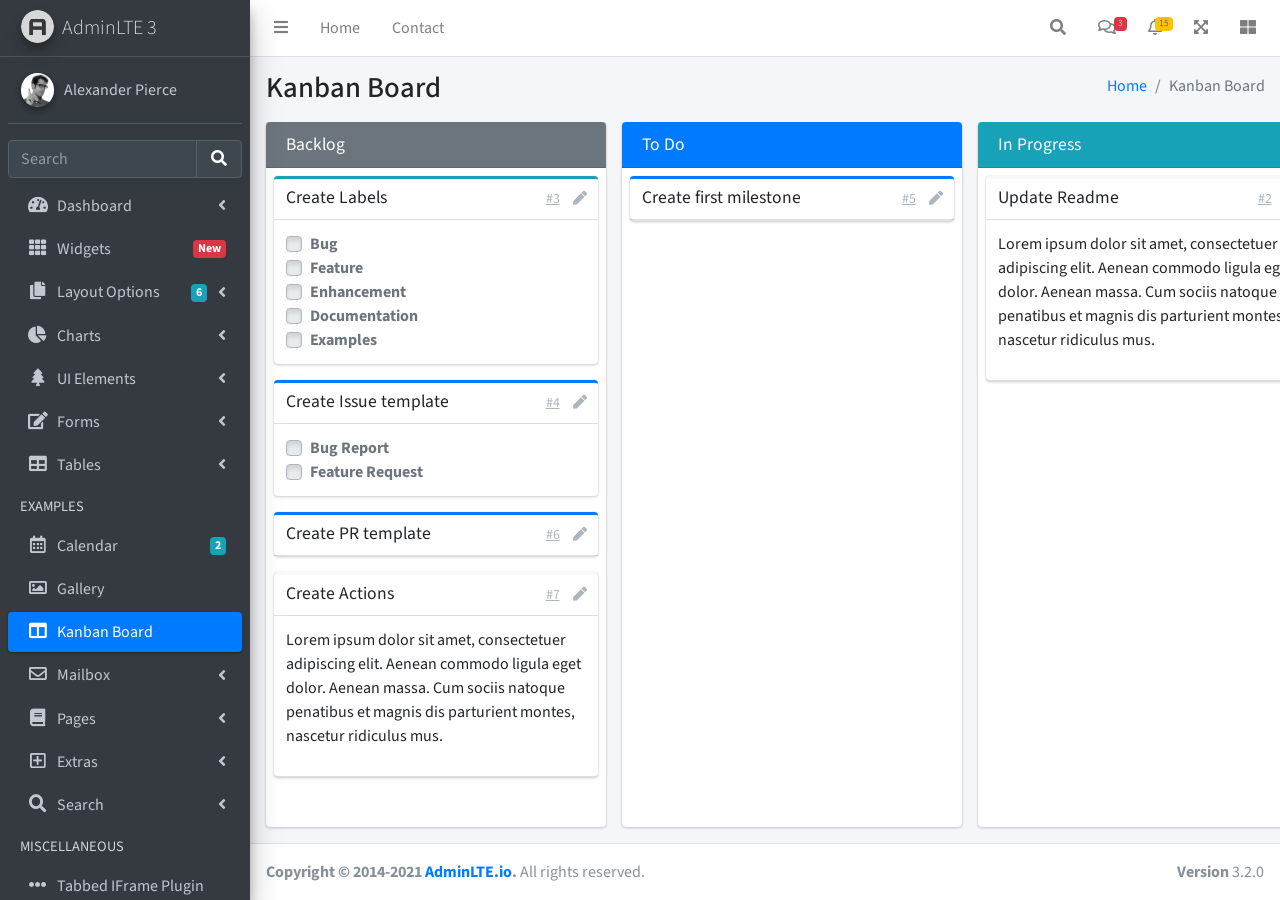
<file: pages/kanban.html>
<!DOCTYPE html>
<html lang="en">
<head>
  <meta charset="utf-8">
  <meta name="viewport" content="width=device-width, initial-scale=1">
  <title>AdminLTE 3 | Kanban Board</title>

  <!-- Google Font: Source Sans Pro -->
  <link rel="stylesheet" href="https://fonts.googleapis.com/css?family=Source+Sans+Pro:300,400,400i,700&display=fallback">
  <!-- Font Awesome -->
  <link rel="stylesheet" href="../plugins/fontawesome-free/css/all.min.css">
  <!-- Ekko Lightbox -->
  <link rel="stylesheet" href="../plugins/ekko-lightbox/ekko-lightbox.css">
  <!-- Theme style -->
  <link rel="stylesheet" href="../dist/css/adminlte.min.css">
  <!-- overlayScrollbars -->
  <link rel="stylesheet" href="../plugins/overlayScrollbars/css/OverlayScrollbars.min.css">
</head>
<body class="hold-transition sidebar-mini layout-fixed">
<div class="wrapper">
  <!-- Navbar -->
  <nav class="main-header navbar navbar-expand navbar-white navbar-light">
    <!-- Left navbar links -->
    <ul class="navbar-nav">
      <li class="nav-item">
        <a class="nav-link" data-widget="pushmenu" href="#" role="button"><i class="fas fa-bars"></i></a>
      </li>
      <li class="nav-item d-none d-sm-inline-block">
        <a href="../index3.html" class="nav-link">Home</a>
      </li>
      <li class="nav-item d-none d-sm-inline-block">
        <a href="#" class="nav-link">Contact</a>
      </li>
    </ul>

    <!-- Right navbar links -->
    <ul class="navbar-nav ml-auto">
      <!-- Navbar Search -->
      <li class="nav-item">
        <a class="nav-link" data-widget="navbar-search" href="#" role="button">
          <i class="fas fa-search"></i>
        </a>
        <div class="navbar-search-block">
          <form class="form-inline">
            <div class="input-group input-group-sm">
              <input class="form-control form-control-navbar" type="search" placeholder="Search" aria-label="Search">
              <div class="input-group-append">
                <button class="btn btn-navbar" type="submit">
                  <i class="fas fa-search"></i>
                </button>
                <button class="btn btn-navbar" type="button" data-widget="navbar-search">
                  <i class="fas fa-times"></i>
                </button>
              </div>
            </div>
          </form>
        </div>
      </li>

      <!-- Messages Dropdown Menu -->
      <li class="nav-item dropdown">
        <a class="nav-link" data-toggle="dropdown" href="#">
          <i class="far fa-comments"></i>
          <span class="badge badge-danger navbar-badge">3</span>
        </a>
        <div class="dropdown-menu dropdown-menu-lg dropdown-menu-right">
          <a href="#" class="dropdown-item">
            <!-- Message Start -->
            <div class="media">
              <img src="../dist/img/user1-128x128.jpg" alt="User Avatar" class="img-size-50 mr-3 img-circle">
              <div class="media-body">
                <h3 class="dropdown-item-title">
                  Brad Diesel
                  <span class="float-right text-sm text-danger"><i class="fas fa-star"></i></span>
                </h3>
                <p class="text-sm">Call me whenever you can...</p>
                <p class="text-sm text-muted"><i class="far fa-clock mr-1"></i> 4 Hours Ago</p>
              </div>
            </div>
            <!-- Message End -->
          </a>
          <div class="dropdown-divider"></div>
          <a href="#" class="dropdown-item">
            <!-- Message Start -->
            <div class="media">
              <img src="../dist/img/user8-128x128.jpg" alt="User Avatar" class="img-size-50 img-circle mr-3">
              <div class="media-body">
                <h3 class="dropdown-item-title">
                  John Pierce
                  <span class="float-right text-sm text-muted"><i class="fas fa-star"></i></span>
                </h3>
                <p class="text-sm">I got your message bro</p>
                <p class="text-sm text-muted"><i class="far fa-clock mr-1"></i> 4 Hours Ago</p>
              </div>
            </div>
            <!-- Message End -->
          </a>
          <div class="dropdown-divider"></div>
          <a href="#" class="dropdown-item">
            <!-- Message Start -->
            <div class="media">
              <img src="../dist/img/user3-128x128.jpg" alt="User Avatar" class="img-size-50 img-circle mr-3">
              <div class="media-body">
                <h3 class="dropdown-item-title">
                  Nora Silvester
                  <span class="float-right text-sm text-warning"><i class="fas fa-star"></i></span>
                </h3>
                <p class="text-sm">The subject goes here</p>
                <p class="text-sm text-muted"><i class="far fa-clock mr-1"></i> 4 Hours Ago</p>
              </div>
            </div>
            <!-- Message End -->
          </a>
          <div class="dropdown-divider"></div>
          <a href="#" class="dropdown-item dropdown-footer">See All Messages</a>
        </div>
      </li>
      <!-- Notifications Dropdown Menu -->
      <li class="nav-item dropdown">
        <a class="nav-link" data-toggle="dropdown" href="#">
          <i class="far fa-bell"></i>
          <span class="badge badge-warning navbar-badge">15</span>
        </a>
        <div class="dropdown-menu dropdown-menu-lg dropdown-menu-right">
          <span class="dropdown-item dropdown-header">15 Notifications</span>
          <div class="dropdown-divider"></div>
          <a href="#" class="dropdown-item">
            <i class="fas fa-envelope mr-2"></i> 4 new messages
            <span class="float-right text-muted text-sm">3 mins</span>
          </a>
          <div class="dropdown-divider"></div>
          <a href="#" class="dropdown-item">
            <i class="fas fa-users mr-2"></i> 8 friend requests
            <span class="float-right text-muted text-sm">12 hours</span>
          </a>
          <div class="dropdown-divider"></div>
          <a href="#" class="dropdown-item">
            <i class="fas fa-file mr-2"></i> 3 new reports
            <span class="float-right text-muted text-sm">2 days</span>
          </a>
          <div class="dropdown-divider"></div>
          <a href="#" class="dropdown-item dropdown-footer">See All Notifications</a>
        </div>
      </li>
      <li class="nav-item">
        <a class="nav-link" data-widget="fullscreen" href="#" role="button">
          <i class="fas fa-expand-arrows-alt"></i>
        </a>
      </li>
      <li class="nav-item">
        <a class="nav-link" data-widget="control-sidebar" data-slide="true" href="#" role="button">
          <i class="fas fa-th-large"></i>
        </a>
      </li>
    </ul>
  </nav>
  <!-- /.navbar -->

  <!-- Main Sidebar Container -->
  <aside class="main-sidebar sidebar-dark-primary elevation-4">
    <!-- Brand Logo -->
    <a href="../index3.html" class="brand-link">
      <img src="../dist/img/AdminLTELogo.png" alt="AdminLTE Logo" class="brand-image img-circle elevation-3" style="opacity: .8">
      <span class="brand-text font-weight-light">AdminLTE 3</span>
    </a>

    <!-- Sidebar -->
    <div class="sidebar">
      <!-- Sidebar user panel (optional) -->
      <div class="user-panel mt-3 pb-3 mb-3 d-flex">
        <div class="image">
          <img src="../dist/img/user2-160x160.jpg" class="img-circle elevation-2" alt="User Image">
        </div>
        <div class="info">
          <a href="#" class="d-block">Alexander Pierce</a>
        </div>
      </div>

      <!-- SidebarSearch Form -->
      <div class="form-inline">
        <div class="input-group" data-widget="sidebar-search">
          <input class="form-control form-control-sidebar" type="search" placeholder="Search" aria-label="Search">
          <div class="input-group-append">
            <button class="btn btn-sidebar">
              <i class="fas fa-search fa-fw"></i>
            </button>
          </div>
        </div>
      </div>

      <!-- Sidebar Menu -->
      <nav class="mt-2">
        <ul class="nav nav-pills nav-sidebar flex-column" data-widget="treeview" role="menu" data-accordion="false">
          <!-- Add icons to the links using the .nav-icon class
               with font-awesome or any other icon font library -->
          <li class="nav-item">
            <a href="#" class="nav-link">
              <i class="nav-icon fas fa-tachometer-alt"></i>
              <p>
                Dashboard
                <i class="right fas fa-angle-left"></i>
              </p>
            </a>
            <ul class="nav nav-treeview">
              <li class="nav-item">
                <a href="../index.html" class="nav-link">
                  <i class="far fa-circle nav-icon"></i>
                  <p>Dashboard v1</p>
                </a>
              </li>
              <li class="nav-item">
                <a href="../index2.html" class="nav-link">
                  <i class="far fa-circle nav-icon"></i>
                  <p>Dashboard v2</p>
                </a>
              </li>
              <li class="nav-item">
                <a href="../index3.html" class="nav-link">
                  <i class="far fa-circle nav-icon"></i>
                  <p>Dashboard v3</p>
                </a>
              </li>
            </ul>
          </li>
          <li class="nav-item">
            <a href="widgets.html" class="nav-link">
              <i class="nav-icon fas fa-th"></i>
              <p>
                Widgets
                <span class="right badge badge-danger">New</span>
              </p>
            </a>
          </li>
          <li class="nav-item">
            <a href="#" class="nav-link">
              <i class="nav-icon fas fa-copy"></i>
              <p>
                Layout Options
                <i class="fas fa-angle-left right"></i>
                <span class="badge badge-info right">6</span>
              </p>
            </a>
            <ul class="nav nav-treeview">
              <li class="nav-item">
                <a href="layout/top-nav.html" class="nav-link">
                  <i class="far fa-circle nav-icon"></i>
                  <p>Top Navigation</p>
                </a>
              </li>
              <li class="nav-item">
                <a href="layout/top-nav-sidebar.html" class="nav-link">
                  <i class="far fa-circle nav-icon"></i>
                  <p>Top Navigation + Sidebar</p>
                </a>
              </li>
              <li class="nav-item">
                <a href="layout/boxed.html" class="nav-link">
                  <i class="far fa-circle nav-icon"></i>
                  <p>Boxed</p>
                </a>
              </li>
              <li class="nav-item">
                <a href="layout/fixed-sidebar.html" class="nav-link">
                  <i class="far fa-circle nav-icon"></i>
                  <p>Fixed Sidebar</p>
                </a>
              </li>
              <li class="nav-item">
                <a href="layout/fixed-sidebar-custom.html" class="nav-link">
                  <i class="far fa-circle nav-icon"></i>
                  <p>Fixed Sidebar <small>+ Custom Area</small></p>
                </a>
              </li>
              <li class="nav-item">
                <a href="layout/fixed-topnav.html" class="nav-link">
                  <i class="far fa-circle nav-icon"></i>
                  <p>Fixed Navbar</p>
                </a>
              </li>
              <li class="nav-item">
                <a href="layout/fixed-footer.html" class="nav-link">
                  <i class="far fa-circle nav-icon"></i>
                  <p>Fixed Footer</p>
                </a>
              </li>
              <li class="nav-item">
                <a href="layout/collapsed-sidebar.html" class="nav-link">
                  <i class="far fa-circle nav-icon"></i>
                  <p>Collapsed Sidebar</p>
                </a>
              </li>
            </ul>
          </li>
          <li class="nav-item">
            <a href="#" class="nav-link">
              <i class="nav-icon fas fa-chart-pie"></i>
              <p>
                Charts
                <i class="right fas fa-angle-left"></i>
              </p>
            </a>
            <ul class="nav nav-treeview">
              <li class="nav-item">
                <a href="charts/chartjs.html" class="nav-link">
                  <i class="far fa-circle nav-icon"></i>
                  <p>ChartJS</p>
                </a>
              </li>
              <li class="nav-item">
                <a href="charts/flot.html" class="nav-link">
                  <i class="far fa-circle nav-icon"></i>
                  <p>Flot</p>
                </a>
              </li>
              <li class="nav-item">
                <a href="charts/inline.html" class="nav-link">
                  <i class="far fa-circle nav-icon"></i>
                  <p>Inline</p>
                </a>
              </li>
              <li class="nav-item">
                <a href="charts/uplot.html" class="nav-link">
                  <i class="far fa-circle nav-icon"></i>
                  <p>uPlot</p>
                </a>
              </li>
            </ul>
          </li>
          <li class="nav-item">
            <a href="#" class="nav-link">
              <i class="nav-icon fas fa-tree"></i>
              <p>
                UI Elements
                <i class="fas fa-angle-left right"></i>
              </p>
            </a>
            <ul class="nav nav-treeview">
              <li class="nav-item">
                <a href="UI/general.html" class="nav-link">
                  <i class="far fa-circle nav-icon"></i>
                  <p>General</p>
                </a>
              </li>
              <li class="nav-item">
                <a href="UI/icons.html" class="nav-link">
                  <i class="far fa-circle nav-icon"></i>
                  <p>Icons</p>
                </a>
              </li>
              <li class="nav-item">
                <a href="UI/buttons.html" class="nav-link">
                  <i class="far fa-circle nav-icon"></i>
                  <p>Buttons</p>
                </a>
              </li>
              <li class="nav-item">
                <a href="UI/sliders.html" class="nav-link">
                  <i class="far fa-circle nav-icon"></i>
                  <p>Sliders</p>
                </a>
              </li>
              <li class="nav-item">
                <a href="UI/modals.html" class="nav-link">
                  <i class="far fa-circle nav-icon"></i>
                  <p>Modals & Alerts</p>
                </a>
              </li>
              <li class="nav-item">
                <a href="UI/navbar.html" class="nav-link">
                  <i class="far fa-circle nav-icon"></i>
                  <p>Navbar & Tabs</p>
                </a>
              </li>
              <li class="nav-item">
                <a href="UI/timeline.html" class="nav-link">
                  <i class="far fa-circle nav-icon"></i>
                  <p>Timeline</p>
                </a>
              </li>
              <li class="nav-item">
                <a href="UI/ribbons.html" class="nav-link">
                  <i class="far fa-circle nav-icon"></i>
                  <p>Ribbons</p>
                </a>
              </li>
            </ul>
          </li>
          <li class="nav-item">
            <a href="#" class="nav-link">
              <i class="nav-icon fas fa-edit"></i>
              <p>
                Forms
                <i class="fas fa-angle-left right"></i>
              </p>
            </a>
            <ul class="nav nav-treeview">
              <li class="nav-item">
                <a href="forms/general.html" class="nav-link">
                  <i class="far fa-circle nav-icon"></i>
                  <p>General Elements</p>
                </a>
              </li>
              <li class="nav-item">
                <a href="forms/advanced.html" class="nav-link">
                  <i class="far fa-circle nav-icon"></i>
                  <p>Advanced Elements</p>
                </a>
              </li>
              <li class="nav-item">
                <a href="forms/editors.html" class="nav-link">
                  <i class="far fa-circle nav-icon"></i>
                  <p>Editors</p>
                </a>
              </li>
              <li class="nav-item">
                <a href="forms/validation.html" class="nav-link">
                  <i class="far fa-circle nav-icon"></i>
                  <p>Validation</p>
                </a>
              </li>
            </ul>
          </li>
          <li class="nav-item">
            <a href="#" class="nav-link">
              <i class="nav-icon fas fa-table"></i>
              <p>
                Tables
                <i class="fas fa-angle-left right"></i>
              </p>
            </a>
            <ul class="nav nav-treeview">
              <li class="nav-item">
                <a href="tables/simple.html" class="nav-link">
                  <i class="far fa-circle nav-icon"></i>
                  <p>Simple Tables</p>
                </a>
              </li>
              <li class="nav-item">
                <a href="tables/data.html" class="nav-link">
                  <i class="far fa-circle nav-icon"></i>
                  <p>DataTables</p>
                </a>
              </li>
              <li class="nav-item">
                <a href="tables/jsgrid.html" class="nav-link">
                  <i class="far fa-circle nav-icon"></i>
                  <p>jsGrid</p>
                </a>
              </li>
            </ul>
          </li>
          <li class="nav-header">EXAMPLES</li>
          <li class="nav-item">
            <a href="calendar.html" class="nav-link">
              <i class="nav-icon far fa-calendar-alt"></i>
              <p>
                Calendar
                <span class="badge badge-info right">2</span>
              </p>
            </a>
          </li>
          <li class="nav-item">
            <a href="gallery.html" class="nav-link">
              <i class="nav-icon far fa-image"></i>
              <p>
                Gallery
              </p>
            </a>
          </li>
          <li class="nav-item">
            <a href="kanban.html" class="nav-link active">
              <i class="nav-icon fas fa-columns"></i>
              <p>
                Kanban Board
              </p>
            </a>
          </li>
          <li class="nav-item">
            <a href="#" class="nav-link">
              <i class="nav-icon far fa-envelope"></i>
              <p>
                Mailbox
                <i class="fas fa-angle-left right"></i>
              </p>
            </a>
            <ul class="nav nav-treeview">
              <li class="nav-item">
                <a href="mailbox/mailbox.html" class="nav-link">
                  <i class="far fa-circle nav-icon"></i>
                  <p>Inbox</p>
                </a>
              </li>
              <li class="nav-item">
                <a href="mailbox/compose.html" class="nav-link">
                  <i class="far fa-circle nav-icon"></i>
                  <p>Compose</p>
                </a>
              </li>
              <li class="nav-item">
                <a href="mailbox/read-mail.html" class="nav-link">
                  <i class="far fa-circle nav-icon"></i>
                  <p>Read</p>
                </a>
              </li>
            </ul>
          </li>
          <li class="nav-item">
            <a href="#" class="nav-link">
              <i class="nav-icon fas fa-book"></i>
              <p>
                Pages
                <i class="fas fa-angle-left right"></i>
              </p>
            </a>
            <ul class="nav nav-treeview">
              <li class="nav-item">
                <a href="examples/invoice.html" class="nav-link">
                  <i class="far fa-circle nav-icon"></i>
                  <p>Invoice</p>
                </a>
              </li>
              <li class="nav-item">
                <a href="examples/profile.html" class="nav-link">
                  <i class="far fa-circle nav-icon"></i>
                  <p>Profile</p>
                </a>
              </li>
              <li class="nav-item">
                <a href="examples/e-commerce.html" class="nav-link">
                  <i class="far fa-circle nav-icon"></i>
                  <p>E-commerce</p>
                </a>
              </li>
              <li class="nav-item">
                <a href="examples/projects.html" class="nav-link">
                  <i class="far fa-circle nav-icon"></i>
                  <p>Projects</p>
                </a>
              </li>
              <li class="nav-item">
                <a href="examples/project-add.html" class="nav-link">
                  <i class="far fa-circle nav-icon"></i>
                  <p>Project Add</p>
                </a>
              </li>
              <li class="nav-item">
                <a href="examples/project-edit.html" class="nav-link">
                  <i class="far fa-circle nav-icon"></i>
                  <p>Project Edit</p>
                </a>
              </li>
              <li class="nav-item">
                <a href="examples/project-detail.html" class="nav-link">
                  <i class="far fa-circle nav-icon"></i>
                  <p>Project Detail</p>
                </a>
              </li>
              <li class="nav-item">
                <a href="examples/contacts.html" class="nav-link">
                  <i class="far fa-circle nav-icon"></i>
                  <p>Contacts</p>
                </a>
              </li>
              <li class="nav-item">
                <a href="examples/faq.html" class="nav-link">
                  <i class="far fa-circle nav-icon"></i>
                  <p>FAQ</p>
                </a>
              </li>
              <li class="nav-item">
                <a href="examples/contact-us.html" class="nav-link">
                  <i class="far fa-circle nav-icon"></i>
                  <p>Contact us</p>
                </a>
              </li>
            </ul>
          </li>
          <li class="nav-item">
            <a href="#" class="nav-link">
              <i class="nav-icon far fa-plus-square"></i>
              <p>
                Extras
                <i class="fas fa-angle-left right"></i>
              </p>
            </a>
            <ul class="nav nav-treeview">
              <li class="nav-item">
                <a href="#" class="nav-link">
                  <i class="far fa-circle nav-icon"></i>
                  <p>
                    Login & Register v1
                    <i class="fas fa-angle-left right"></i>
                  </p>
                </a>
                <ul class="nav nav-treeview">
                  <li class="nav-item">
                    <a href="examples/login.html" class="nav-link">
                      <i class="far fa-circle nav-icon"></i>
                      <p>Login v1</p>
                    </a>
                  </li>
                  <li class="nav-item">
                    <a href="examples/register.html" class="nav-link">
                      <i class="far fa-circle nav-icon"></i>
                      <p>Register v1</p>
                    </a>
                  </li>
                  <li class="nav-item">
                    <a href="examples/forgot-password.html" class="nav-link">
                      <i class="far fa-circle nav-icon"></i>
                      <p>Forgot Password v1</p>
                    </a>
                  </li>
                  <li class="nav-item">
                    <a href="examples/recover-password.html" class="nav-link">
                      <i class="far fa-circle nav-icon"></i>
                      <p>Recover Password v1</p>
                    </a>
                  </li>
                </ul>
              </li>
              <li class="nav-item">
                <a href="#" class="nav-link">
                  <i class="far fa-circle nav-icon"></i>
                  <p>
                    Login & Register v2
                    <i class="fas fa-angle-left right"></i>
                  </p>
                </a>
                <ul class="nav nav-treeview">
                  <li class="nav-item">
                    <a href="examples/login-v2.html" class="nav-link">
                      <i class="far fa-circle nav-icon"></i>
                      <p>Login v2</p>
                    </a>
                  </li>
                  <li class="nav-item">
                    <a href="examples/register-v2.html" class="nav-link">
                      <i class="far fa-circle nav-icon"></i>
                      <p>Register v2</p>
                    </a>
                  </li>
                  <li class="nav-item">
                    <a href="examples/forgot-password-v2.html" class="nav-link">
                      <i class="far fa-circle nav-icon"></i>
                      <p>Forgot Password v2</p>
                    </a>
                  </li>
                  <li class="nav-item">
                    <a href="examples/recover-password-v2.html" class="nav-link">
                      <i class="far fa-circle nav-icon"></i>
                      <p>Recover Password v2</p>
                    </a>
                  </li>
                </ul>
              </li>
              <li class="nav-item">
                <a href="examples/lockscreen.html" class="nav-link">
                  <i class="far fa-circle nav-icon"></i>
                  <p>Lockscreen</p>
                </a>
              </li>
              <li class="nav-item">
                <a href="examples/legacy-user-menu.html" class="nav-link">
                  <i class="far fa-circle nav-icon"></i>
                  <p>Legacy User Menu</p>
                </a>
              </li>
              <li class="nav-item">
                <a href="examples/language-menu.html" class="nav-link">
                  <i class="far fa-circle nav-icon"></i>
                  <p>Language Menu</p>
                </a>
              </li>
              <li class="nav-item">
                <a href="examples/404.html" class="nav-link">
                  <i class="far fa-circle nav-icon"></i>
                  <p>Error 404</p>
                </a>
              </li>
              <li class="nav-item">
                <a href="examples/500.html" class="nav-link">
                  <i class="far fa-circle nav-icon"></i>
                  <p>Error 500</p>
                </a>
              </li>
              <li class="nav-item">
                <a href="examples/pace.html" class="nav-link">
                  <i class="far fa-circle nav-icon"></i>
                  <p>Pace</p>
                </a>
              </li>
              <li class="nav-item">
                <a href="examples/blank.html" class="nav-link">
                  <i class="far fa-circle nav-icon"></i>
                  <p>Blank Page</p>
                </a>
              </li>
              <li class="nav-item">
                <a href="../starter.html" class="nav-link">
                  <i class="far fa-circle nav-icon"></i>
                  <p>Starter Page</p>
                </a>
              </li>
            </ul>
          </li>
          <li class="nav-item">
            <a href="#" class="nav-link">
              <i class="nav-icon fas fa-search"></i>
              <p>
                Search
                <i class="fas fa-angle-left right"></i>
              </p>
            </a>
            <ul class="nav nav-treeview">
              <li class="nav-item">
                <a href="search/simple.html" class="nav-link">
                  <i class="far fa-circle nav-icon"></i>
                  <p>Simple Search</p>
                </a>
              </li>
              <li class="nav-item">
                <a href="search/enhanced.html" class="nav-link">
                  <i class="far fa-circle nav-icon"></i>
                  <p>Enhanced</p>
                </a>
              </li>
            </ul>
          </li>
          <li class="nav-header">MISCELLANEOUS</li>
          <li class="nav-item">
            <a href="../iframe.html" class="nav-link">
              <i class="nav-icon fas fa-ellipsis-h"></i>
              <p>Tabbed IFrame Plugin</p>
            </a>
          </li>
          <li class="nav-item">
            <a href="https://adminlte.io/docs/3.1/" class="nav-link">
              <i class="nav-icon fas fa-file"></i>
              <p>Documentation</p>
            </a>
          </li>
          <li class="nav-header">MULTI LEVEL EXAMPLE</li>
          <li class="nav-item">
            <a href="#" class="nav-link">
              <i class="fas fa-circle nav-icon"></i>
              <p>Level 1</p>
            </a>
          </li>
          <li class="nav-item">
            <a href="#" class="nav-link">
              <i class="nav-icon fas fa-circle"></i>
              <p>
                Level 1
                <i class="right fas fa-angle-left"></i>
              </p>
            </a>
            <ul class="nav nav-treeview">
              <li class="nav-item">
                <a href="#" class="nav-link">
                  <i class="far fa-circle nav-icon"></i>
                  <p>Level 2</p>
                </a>
              </li>
              <li class="nav-item">
                <a href="#" class="nav-link">
                  <i class="far fa-circle nav-icon"></i>
                  <p>
                    Level 2
                    <i class="right fas fa-angle-left"></i>
                  </p>
                </a>
                <ul class="nav nav-treeview">
                  <li class="nav-item">
                    <a href="#" class="nav-link">
                      <i class="far fa-dot-circle nav-icon"></i>
                      <p>Level 3</p>
                    </a>
                  </li>
                  <li class="nav-item">
                    <a href="#" class="nav-link">
                      <i class="far fa-dot-circle nav-icon"></i>
                      <p>Level 3</p>
                    </a>
                  </li>
                  <li class="nav-item">
                    <a href="#" class="nav-link">
                      <i class="far fa-dot-circle nav-icon"></i>
                      <p>Level 3</p>
                    </a>
                  </li>
                </ul>
              </li>
              <li class="nav-item">
                <a href="#" class="nav-link">
                  <i class="far fa-circle nav-icon"></i>
                  <p>Level 2</p>
                </a>
              </li>
            </ul>
          </li>
          <li class="nav-item">
            <a href="#" class="nav-link">
              <i class="fas fa-circle nav-icon"></i>
              <p>Level 1</p>
            </a>
          </li>
          <li class="nav-header">LABELS</li>
          <li class="nav-item">
            <a href="#" class="nav-link">
              <i class="nav-icon far fa-circle text-danger"></i>
              <p class="text">Important</p>
            </a>
          </li>
          <li class="nav-item">
            <a href="#" class="nav-link">
              <i class="nav-icon far fa-circle text-warning"></i>
              <p>Warning</p>
            </a>
          </li>
          <li class="nav-item">
            <a href="#" class="nav-link">
              <i class="nav-icon far fa-circle text-info"></i>
              <p>Informational</p>
            </a>
          </li>
        </ul>
      </nav>
      <!-- /.sidebar-menu -->
    </div>
    <!-- /.sidebar -->
  </aside>

  <!-- Content Wrapper. Contains page content -->
  <div class="content-wrapper kanban">
    <section class="content-header">
      <div class="container-fluid">
        <div class="row">
          <div class="col-sm-6">
            <h1>Kanban Board</h1>
          </div>
          <div class="col-sm-6 d-none d-sm-block">
            <ol class="breadcrumb float-sm-right">
              <li class="breadcrumb-item"><a href="#">Home</a></li>
              <li class="breadcrumb-item active">Kanban Board</li>
            </ol>
          </div>
        </div>
      </div>
    </section>

    <section class="content pb-3">
      <div class="container-fluid h-100">
        <div class="card card-row card-secondary">
          <div class="card-header">
            <h3 class="card-title">
              Backlog
            </h3>
          </div>
          <div class="card-body">
            <div class="card card-info card-outline">
              <div class="card-header">
                <h5 class="card-title">Create Labels</h5>
                <div class="card-tools">
                  <a href="#" class="btn btn-tool btn-link">#3</a>
                  <a href="#" class="btn btn-tool">
                    <i class="fas fa-pen"></i>
                  </a>
                </div>
              </div>
              <div class="card-body">
                <div class="custom-control custom-checkbox">
                  <input class="custom-control-input" type="checkbox" id="customCheckbox1" disabled>
                  <label for="customCheckbox1" class="custom-control-label">Bug</label>
                </div>
                <div class="custom-control custom-checkbox">
                  <input class="custom-control-input" type="checkbox" id="customCheckbox2" disabled>
                  <label for="customCheckbox2" class="custom-control-label">Feature</label>
                </div>
                <div class="custom-control custom-checkbox">
                  <input class="custom-control-input" type="checkbox" id="customCheckbox3" disabled>
                  <label for="customCheckbox3" class="custom-control-label">Enhancement</label>
                </div>
                <div class="custom-control custom-checkbox">
                  <input class="custom-control-input" type="checkbox" id="customCheckbox4" disabled>
                  <label for="customCheckbox4" class="custom-control-label">Documentation</label>
                </div>
                <div class="custom-control custom-checkbox">
                  <input class="custom-control-input" type="checkbox" id="customCheckbox5" disabled>
                  <label for="customCheckbox5" class="custom-control-label">Examples</label>
                </div>
              </div>
            </div>
            <div class="card card-primary card-outline">
              <div class="card-header">
                <h5 class="card-title">Create Issue template</h5>
                <div class="card-tools">
                  <a href="#" class="btn btn-tool btn-link">#4</a>
                  <a href="#" class="btn btn-tool">
                    <i class="fas fa-pen"></i>
                  </a>
                </div>
              </div>
              <div class="card-body">
                <div class="custom-control custom-checkbox">
                  <input class="custom-control-input" type="checkbox" id="customCheckbox1_1" disabled>
                  <label for="customCheckbox1_1" class="custom-control-label">Bug Report</label>
                </div>
                <div class="custom-control custom-checkbox">
                  <input class="custom-control-input" type="checkbox" id="customCheckbox1_2" disabled>
                  <label for="customCheckbox1_2" class="custom-control-label">Feature Request</label>
                </div>
              </div>
            </div>
            <div class="card card-primary card-outline">
              <div class="card-header">
                <h5 class="card-title">Create PR template</h5>
                <div class="card-tools">
                  <a href="#" class="btn btn-tool btn-link">#6</a>
                  <a href="#" class="btn btn-tool">
                    <i class="fas fa-pen"></i>
                  </a>
                </div>
              </div>
            </div>
            <div class="card card-light card-outline">
              <div class="card-header">
                <h5 class="card-title">Create Actions</h5>
                <div class="card-tools">
                  <a href="#" class="btn btn-tool btn-link">#7</a>
                  <a href="#" class="btn btn-tool">
                    <i class="fas fa-pen"></i>
                  </a>
                </div>

              </div>
              <div class="card-body">
                <p>
                  Lorem ipsum dolor sit amet, consectetuer adipiscing elit.
                  Aenean commodo ligula eget dolor. Aenean massa.
                  Cum sociis natoque penatibus et magnis dis parturient montes,
                  nascetur ridiculus mus.
                </p>
              </div>
            </div>
          </div>
        </div>
        <div class="card card-row card-primary">
          <div class="card-header">
            <h3 class="card-title">
              To Do
            </h3>
          </div>
          <div class="card-body">
            <div class="card card-primary card-outline">
              <div class="card-header">
                <h5 class="card-title">Create first milestone</h5>
                <div class="card-tools">
                  <a href="#" class="btn btn-tool btn-link">#5</a>
                  <a href="#" class="btn btn-tool">
                    <i class="fas fa-pen"></i>
                  </a>
                </div>
              </div>
            </div>
          </div>
        </div>
        <div class="card card-row card-default">
          <div class="card-header bg-info">
            <h3 class="card-title">
              In Progress
            </h3>
          </div>
          <div class="card-body">
            <div class="card card-light card-outline">
              <div class="card-header">
                <h5 class="card-title">Update Readme</h5>
                <div class="card-tools">
                  <a href="#" class="btn btn-tool btn-link">#2</a>
                  <a href="#" class="btn btn-tool">
                    <i class="fas fa-pen"></i>
                  </a>
                </div>
              </div>
              <div class="card-body">
                <p>
                  Lorem ipsum dolor sit amet, consectetuer adipiscing elit.
                  Aenean commodo ligula eget dolor. Aenean massa.
                  Cum sociis natoque penatibus et magnis dis parturient montes,
                  nascetur ridiculus mus.
                </p>
              </div>
            </div>
          </div>
        </div>
        <div class="card card-row card-success">
          <div class="card-header">
            <h3 class="card-title">
              Done
            </h3>
          </div>
          <div class="card-body">
            <div class="card card-primary card-outline">
              <div class="card-header">
                <h5 class="card-title">Create repo</h5>
                <div class="card-tools">
                  <a href="#" class="btn btn-tool btn-link">#1</a>
                  <a href="#" class="btn btn-tool">
                    <i class="fas fa-pen"></i>
                  </a>
                </div>
              </div>
            </div>
          </div>
        </div>
      </div>
    </section>
  </div>

  <footer class="main-footer">
    <div class="float-right d-none d-sm-block">
      <b>Version</b> 3.2.0
    </div>
    <strong>Copyright &copy; 2014-2021 <a href="https://adminlte.io">AdminLTE.io</a>.</strong> All rights reserved.
  </footer>

  <!-- Control Sidebar -->
  <aside class="control-sidebar control-sidebar-dark">
    <!-- Control sidebar content goes here -->
  </aside>
  <!-- /.control-sidebar -->
</div>
<!-- ./wrapper -->

<!-- jQuery -->
<script src="../plugins/jquery/jquery.min.js"></script>
<!-- Bootstrap -->
<script src="../plugins/bootstrap/js/bootstrap.bundle.min.js"></script>
<!-- Ekko Lightbox -->
<script src="../plugins/ekko-lightbox/ekko-lightbox.min.js"></script>
<!-- overlayScrollbars -->
<script src="../plugins/overlayScrollbars/js/jquery.overlayScrollbars.min.js"></script>
<!-- AdminLTE App -->
<script src="../dist/js/adminlte.min.js"></script>
<!-- Filterizr-->
<script src="../plugins/filterizr/jquery.filterizr.min.js"></script>
<!-- AdminLTE for demo purposes -->
<script src="../dist/js/demo.js"></script>
<!-- Page specific script -->
<script>
  $(function () {

  })
</script>
</body>
</html>
</file>
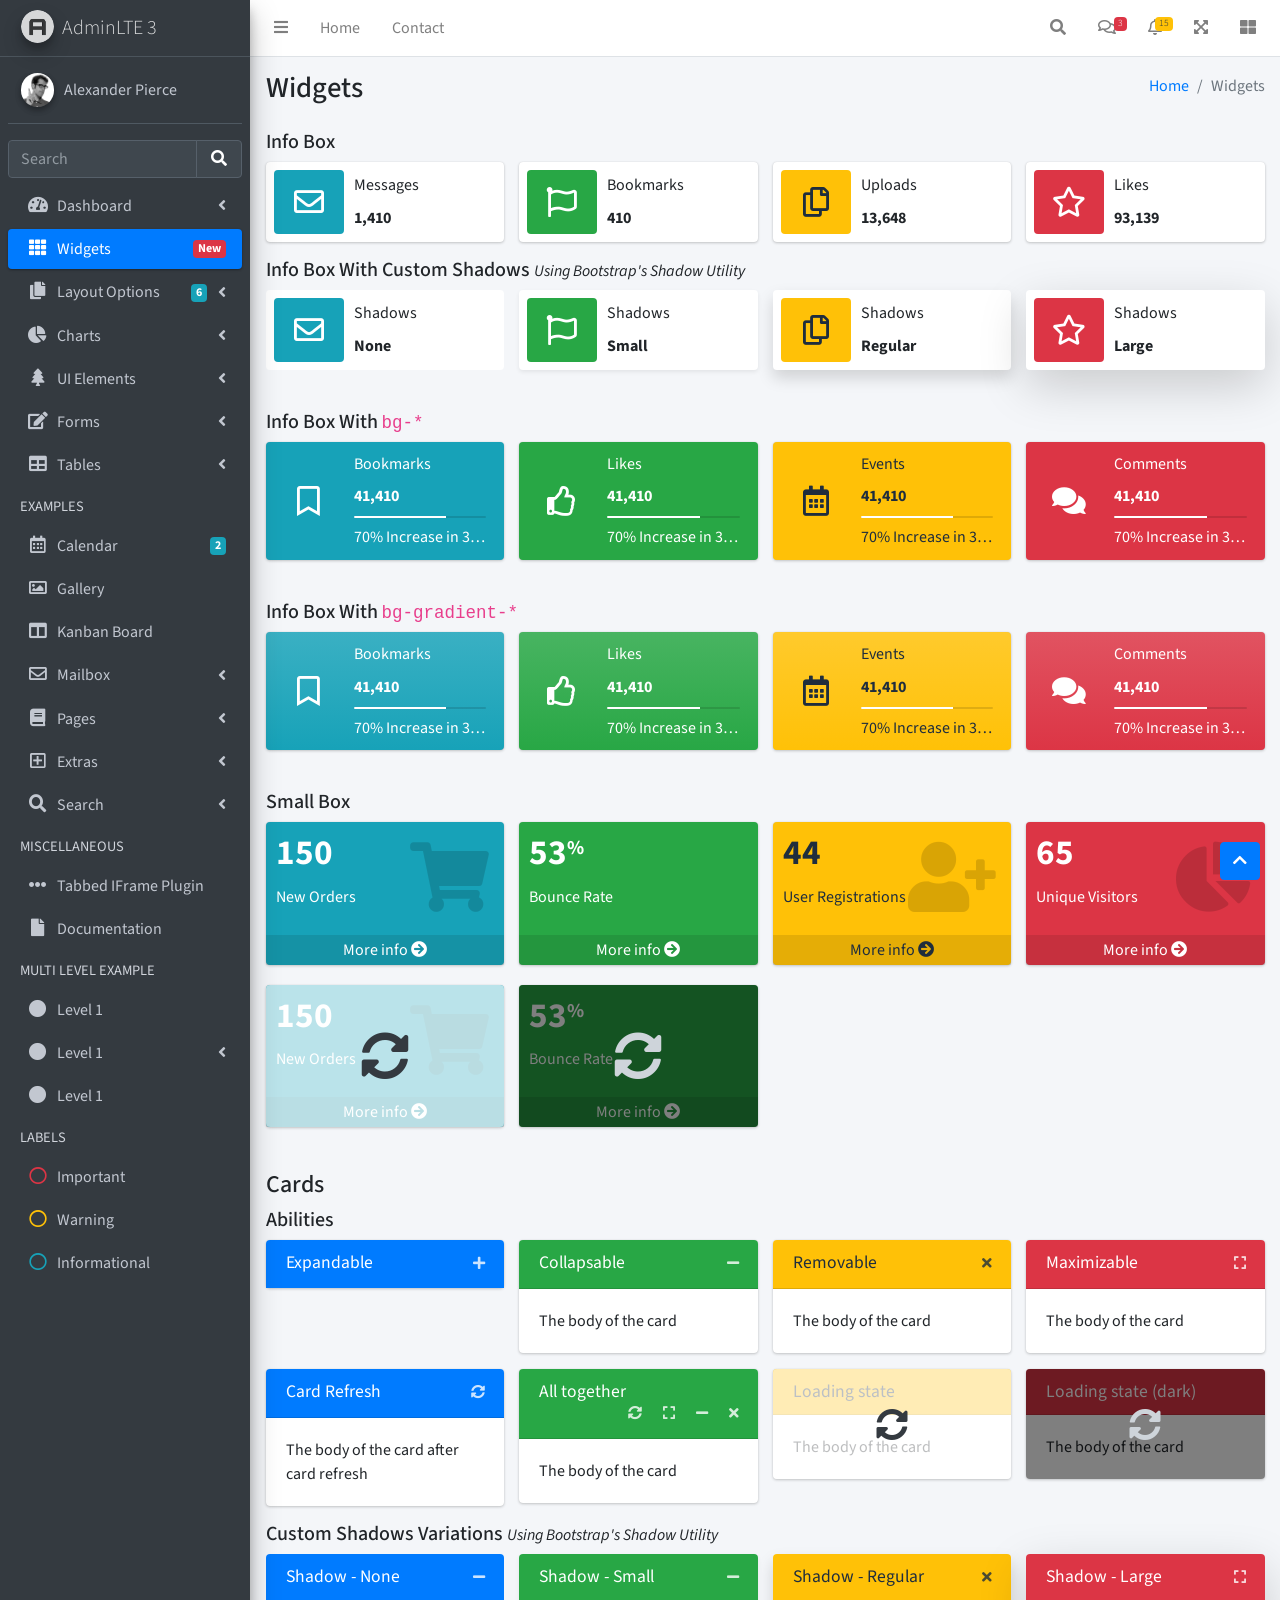
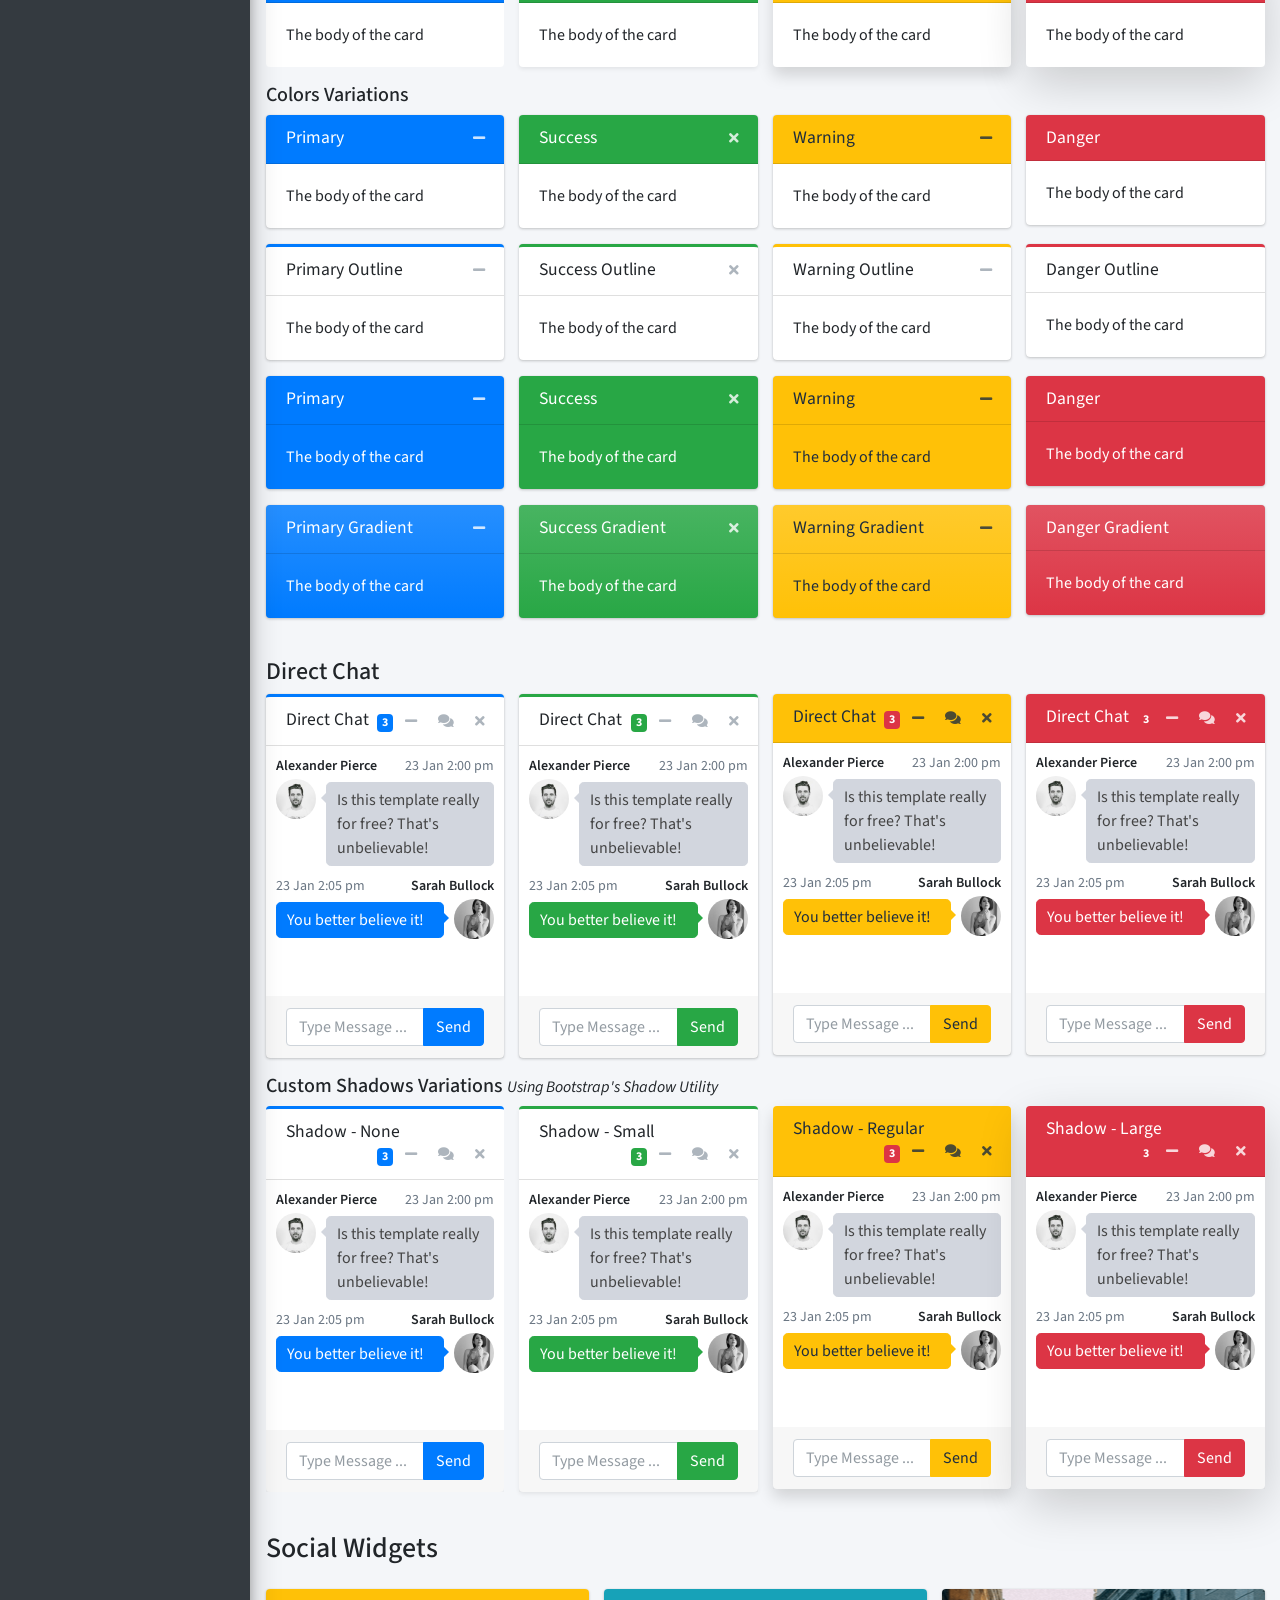
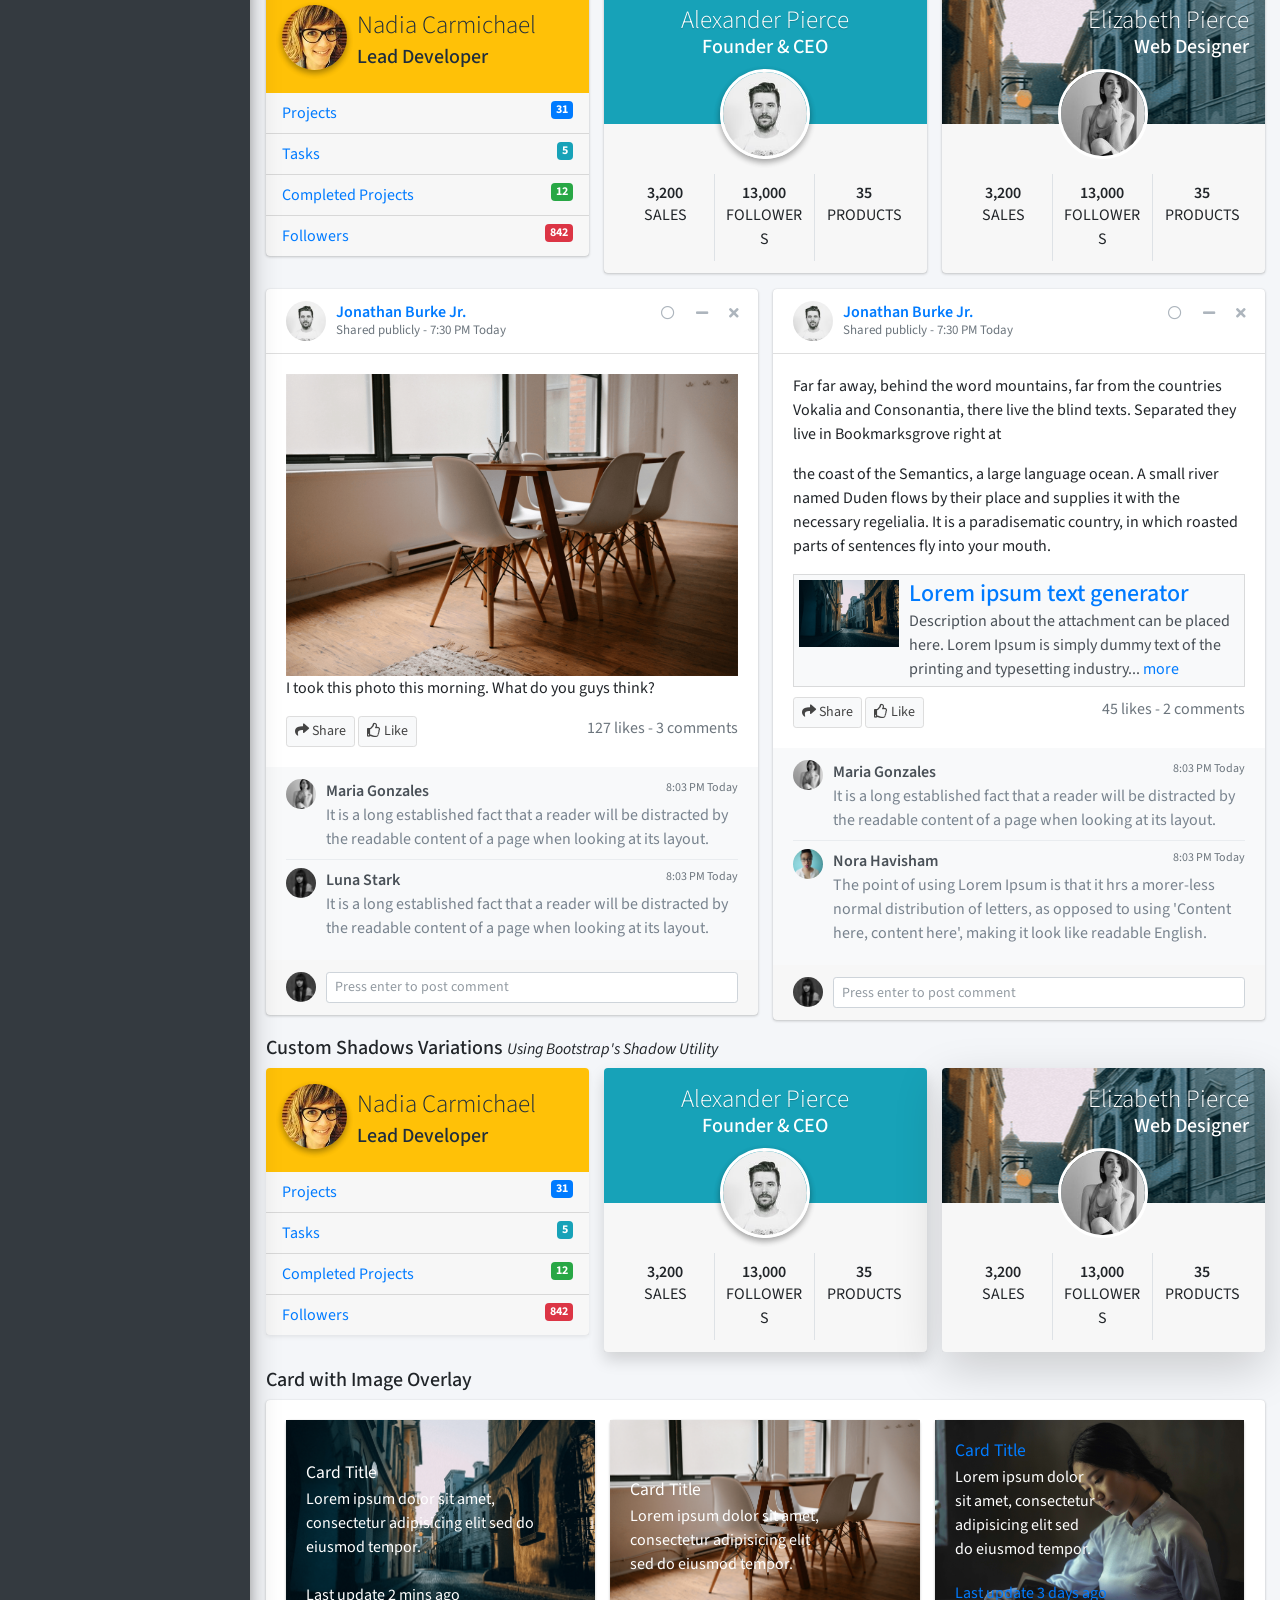
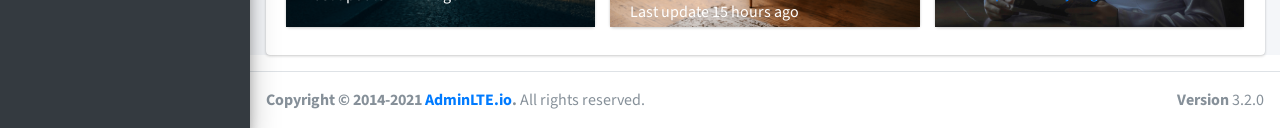
<file: pages/widgets.html>
<!DOCTYPE html>
<html lang="en">
<head>
  <meta charset="utf-8">
  <meta name="viewport" content="width=device-width, initial-scale=1">
  <title>AdminLTE 3 | Widgets</title>

  <!-- Google Font: Source Sans Pro -->
  <link rel="stylesheet" href="https://fonts.googleapis.com/css?family=Source+Sans+Pro:300,400,400i,700&display=fallback">
  <!-- Font Awesome -->
  <link rel="stylesheet" href="../plugins/fontawesome-free/css/all.min.css">
  <!-- Ionicons -->
  <link rel="stylesheet" href="https://code.ionicframework.com/ionicons/2.0.1/css/ionicons.min.css">
  <!-- Theme style -->
  <link rel="stylesheet" href="../dist/css/adminlte.min.css">
</head>
<body class="hold-transition sidebar-mini">
<div class="wrapper">
  <!-- Navbar -->
  <nav class="main-header navbar navbar-expand navbar-white navbar-light">
    <!-- Left navbar links -->
    <ul class="navbar-nav">
      <li class="nav-item">
        <a class="nav-link" data-widget="pushmenu" href="#" role="button"><i class="fas fa-bars"></i></a>
      </li>
      <li class="nav-item d-none d-sm-inline-block">
        <a href="../index3.html" class="nav-link">Home</a>
      </li>
      <li class="nav-item d-none d-sm-inline-block">
        <a href="#" class="nav-link">Contact</a>
      </li>
    </ul>

    <!-- Right navbar links -->
    <ul class="navbar-nav ml-auto">
      <!-- Navbar Search -->
      <li class="nav-item">
        <a class="nav-link" data-widget="navbar-search" href="#" role="button">
          <i class="fas fa-search"></i>
        </a>
        <div class="navbar-search-block">
          <form class="form-inline">
            <div class="input-group input-group-sm">
              <input class="form-control form-control-navbar" type="search" placeholder="Search" aria-label="Search">
              <div class="input-group-append">
                <button class="btn btn-navbar" type="submit">
                  <i class="fas fa-search"></i>
                </button>
                <button class="btn btn-navbar" type="button" data-widget="navbar-search">
                  <i class="fas fa-times"></i>
                </button>
              </div>
            </div>
          </form>
        </div>
      </li>

      <!-- Messages Dropdown Menu -->
      <li class="nav-item dropdown">
        <a class="nav-link" data-toggle="dropdown" href="#">
          <i class="far fa-comments"></i>
          <span class="badge badge-danger navbar-badge">3</span>
        </a>
        <div class="dropdown-menu dropdown-menu-lg dropdown-menu-right">
          <a href="#" class="dropdown-item">
            <!-- Message Start -->
            <div class="media">
              <img src="../dist/img/user1-128x128.jpg" alt="User Avatar" class="img-size-50 mr-3 img-circle">
              <div class="media-body">
                <h3 class="dropdown-item-title">
                  Brad Diesel
                  <span class="float-right text-sm text-danger"><i class="fas fa-star"></i></span>
                </h3>
                <p class="text-sm">Call me whenever you can...</p>
                <p class="text-sm text-muted"><i class="far fa-clock mr-1"></i> 4 Hours Ago</p>
              </div>
            </div>
            <!-- Message End -->
          </a>
          <div class="dropdown-divider"></div>
          <a href="#" class="dropdown-item">
            <!-- Message Start -->
            <div class="media">
              <img src="../dist/img/user8-128x128.jpg" alt="User Avatar" class="img-size-50 img-circle mr-3">
              <div class="media-body">
                <h3 class="dropdown-item-title">
                  John Pierce
                  <span class="float-right text-sm text-muted"><i class="fas fa-star"></i></span>
                </h3>
                <p class="text-sm">I got your message bro</p>
                <p class="text-sm text-muted"><i class="far fa-clock mr-1"></i> 4 Hours Ago</p>
              </div>
            </div>
            <!-- Message End -->
          </a>
          <div class="dropdown-divider"></div>
          <a href="#" class="dropdown-item">
            <!-- Message Start -->
            <div class="media">
              <img src="../dist/img/user3-128x128.jpg" alt="User Avatar" class="img-size-50 img-circle mr-3">
              <div class="media-body">
                <h3 class="dropdown-item-title">
                  Nora Silvester
                  <span class="float-right text-sm text-warning"><i class="fas fa-star"></i></span>
                </h3>
                <p class="text-sm">The subject goes here</p>
                <p class="text-sm text-muted"><i class="far fa-clock mr-1"></i> 4 Hours Ago</p>
              </div>
            </div>
            <!-- Message End -->
          </a>
          <div class="dropdown-divider"></div>
          <a href="#" class="dropdown-item dropdown-footer">See All Messages</a>
        </div>
      </li>
      <!-- Notifications Dropdown Menu -->
      <li class="nav-item dropdown">
        <a class="nav-link" data-toggle="dropdown" href="#">
          <i class="far fa-bell"></i>
          <span class="badge badge-warning navbar-badge">15</span>
        </a>
        <div class="dropdown-menu dropdown-menu-lg dropdown-menu-right">
          <span class="dropdown-item dropdown-header">15 Notifications</span>
          <div class="dropdown-divider"></div>
          <a href="#" class="dropdown-item">
            <i class="fas fa-envelope mr-2"></i> 4 new messages
            <span class="float-right text-muted text-sm">3 mins</span>
          </a>
          <div class="dropdown-divider"></div>
          <a href="#" class="dropdown-item">
            <i class="fas fa-users mr-2"></i> 8 friend requests
            <span class="float-right text-muted text-sm">12 hours</span>
          </a>
          <div class="dropdown-divider"></div>
          <a href="#" class="dropdown-item">
            <i class="fas fa-file mr-2"></i> 3 new reports
            <span class="float-right text-muted text-sm">2 days</span>
          </a>
          <div class="dropdown-divider"></div>
          <a href="#" class="dropdown-item dropdown-footer">See All Notifications</a>
        </div>
      </li>
      <li class="nav-item">
        <a class="nav-link" data-widget="fullscreen" href="#" role="button">
          <i class="fas fa-expand-arrows-alt"></i>
        </a>
      </li>
      <li class="nav-item">
        <a class="nav-link" data-widget="control-sidebar" data-slide="true" href="#" role="button">
          <i class="fas fa-th-large"></i>
        </a>
      </li>
    </ul>
  </nav>
  <!-- /.navbar -->

  <!-- Main Sidebar Container -->
  <aside class="main-sidebar sidebar-dark-primary elevation-4">
    <!-- Brand Logo -->
    <a href="../index3.html" class="brand-link">
      <img src="../dist/img/AdminLTELogo.png" alt="AdminLTE Logo" class="brand-image img-circle elevation-3" style="opacity: .8">
      <span class="brand-text font-weight-light">AdminLTE 3</span>
    </a>

    <!-- Sidebar -->
    <div class="sidebar">
      <!-- Sidebar user panel (optional) -->
      <div class="user-panel mt-3 pb-3 mb-3 d-flex">
        <div class="image">
          <img src="../dist/img/user2-160x160.jpg" class="img-circle elevation-2" alt="User Image">
        </div>
        <div class="info">
          <a href="#" class="d-block">Alexander Pierce</a>
        </div>
      </div>

      <!-- SidebarSearch Form -->
      <div class="form-inline">
        <div class="input-group" data-widget="sidebar-search">
          <input class="form-control form-control-sidebar" type="search" placeholder="Search" aria-label="Search">
          <div class="input-group-append">
            <button class="btn btn-sidebar">
              <i class="fas fa-search fa-fw"></i>
            </button>
          </div>
        </div>
      </div>

      <!-- Sidebar Menu -->
      <nav class="mt-2">
        <ul class="nav nav-pills nav-sidebar flex-column" data-widget="treeview" role="menu" data-accordion="false">
          <!-- Add icons to the links using the .nav-icon class
               with font-awesome or any other icon font library -->
          <li class="nav-item">
            <a href="#" class="nav-link">
              <i class="nav-icon fas fa-tachometer-alt"></i>
              <p>
                Dashboard
                <i class="right fas fa-angle-left"></i>
              </p>
            </a>
            <ul class="nav nav-treeview">
              <li class="nav-item">
                <a href="../index.html" class="nav-link">
                  <i class="far fa-circle nav-icon"></i>
                  <p>Dashboard v1</p>
                </a>
              </li>
              <li class="nav-item">
                <a href="../index2.html" class="nav-link">
                  <i class="far fa-circle nav-icon"></i>
                  <p>Dashboard v2</p>
                </a>
              </li>
              <li class="nav-item">
                <a href="../index3.html" class="nav-link">
                  <i class="far fa-circle nav-icon"></i>
                  <p>Dashboard v3</p>
                </a>
              </li>
            </ul>
          </li>
          <li class="nav-item">
            <a href="widgets.html" class="nav-link active">
              <i class="nav-icon fas fa-th"></i>
              <p>
                Widgets
                <span class="right badge badge-danger">New</span>
              </p>
            </a>
          </li>
          <li class="nav-item">
            <a href="#" class="nav-link">
              <i class="nav-icon fas fa-copy"></i>
              <p>
                Layout Options
                <i class="fas fa-angle-left right"></i>
                <span class="badge badge-info right">6</span>
              </p>
            </a>
            <ul class="nav nav-treeview">
              <li class="nav-item">
                <a href="layout/top-nav.html" class="nav-link">
                  <i class="far fa-circle nav-icon"></i>
                  <p>Top Navigation</p>
                </a>
              </li>
              <li class="nav-item">
                <a href="layout/top-nav-sidebar.html" class="nav-link">
                  <i class="far fa-circle nav-icon"></i>
                  <p>Top Navigation + Sidebar</p>
                </a>
              </li>
              <li class="nav-item">
                <a href="layout/boxed.html" class="nav-link">
                  <i class="far fa-circle nav-icon"></i>
                  <p>Boxed</p>
                </a>
              </li>
              <li class="nav-item">
                <a href="layout/fixed-sidebar.html" class="nav-link">
                  <i class="far fa-circle nav-icon"></i>
                  <p>Fixed Sidebar</p>
                </a>
              </li>
              <li class="nav-item">
                <a href="layout/fixed-sidebar-custom.html" class="nav-link">
                  <i class="far fa-circle nav-icon"></i>
                  <p>Fixed Sidebar <small>+ Custom Area</small></p>
                </a>
              </li>
              <li class="nav-item">
                <a href="layout/fixed-topnav.html" class="nav-link">
                  <i class="far fa-circle nav-icon"></i>
                  <p>Fixed Navbar</p>
                </a>
              </li>
              <li class="nav-item">
                <a href="layout/fixed-footer.html" class="nav-link">
                  <i class="far fa-circle nav-icon"></i>
                  <p>Fixed Footer</p>
                </a>
              </li>
              <li class="nav-item">
                <a href="layout/collapsed-sidebar.html" class="nav-link">
                  <i class="far fa-circle nav-icon"></i>
                  <p>Collapsed Sidebar</p>
                </a>
              </li>
            </ul>
          </li>
          <li class="nav-item">
            <a href="#" class="nav-link">
              <i class="nav-icon fas fa-chart-pie"></i>
              <p>
                Charts
                <i class="right fas fa-angle-left"></i>
              </p>
            </a>
            <ul class="nav nav-treeview">
              <li class="nav-item">
                <a href="charts/chartjs.html" class="nav-link">
                  <i class="far fa-circle nav-icon"></i>
                  <p>ChartJS</p>
                </a>
              </li>
              <li class="nav-item">
                <a href="charts/flot.html" class="nav-link">
                  <i class="far fa-circle nav-icon"></i>
                  <p>Flot</p>
                </a>
              </li>
              <li class="nav-item">
                <a href="charts/inline.html" class="nav-link">
                  <i class="far fa-circle nav-icon"></i>
                  <p>Inline</p>
                </a>
              </li>
              <li class="nav-item">
                <a href="charts/uplot.html" class="nav-link">
                  <i class="far fa-circle nav-icon"></i>
                  <p>uPlot</p>
                </a>
              </li>
            </ul>
          </li>
          <li class="nav-item">
            <a href="#" class="nav-link">
              <i class="nav-icon fas fa-tree"></i>
              <p>
                UI Elements
                <i class="fas fa-angle-left right"></i>
              </p>
            </a>
            <ul class="nav nav-treeview">
              <li class="nav-item">
                <a href="UI/general.html" class="nav-link">
                  <i class="far fa-circle nav-icon"></i>
                  <p>General</p>
                </a>
              </li>
              <li class="nav-item">
                <a href="UI/icons.html" class="nav-link">
                  <i class="far fa-circle nav-icon"></i>
                  <p>Icons</p>
                </a>
              </li>
              <li class="nav-item">
                <a href="UI/buttons.html" class="nav-link">
                  <i class="far fa-circle nav-icon"></i>
                  <p>Buttons</p>
                </a>
              </li>
              <li class="nav-item">
                <a href="UI/sliders.html" class="nav-link">
                  <i class="far fa-circle nav-icon"></i>
                  <p>Sliders</p>
                </a>
              </li>
              <li class="nav-item">
                <a href="UI/modals.html" class="nav-link">
                  <i class="far fa-circle nav-icon"></i>
                  <p>Modals & Alerts</p>
                </a>
              </li>
              <li class="nav-item">
                <a href="UI/navbar.html" class="nav-link">
                  <i class="far fa-circle nav-icon"></i>
                  <p>Navbar & Tabs</p>
                </a>
              </li>
              <li class="nav-item">
                <a href="UI/timeline.html" class="nav-link">
                  <i class="far fa-circle nav-icon"></i>
                  <p>Timeline</p>
                </a>
              </li>
              <li class="nav-item">
                <a href="UI/ribbons.html" class="nav-link">
                  <i class="far fa-circle nav-icon"></i>
                  <p>Ribbons</p>
                </a>
              </li>
            </ul>
          </li>
          <li class="nav-item">
            <a href="#" class="nav-link">
              <i class="nav-icon fas fa-edit"></i>
              <p>
                Forms
                <i class="fas fa-angle-left right"></i>
              </p>
            </a>
            <ul class="nav nav-treeview">
              <li class="nav-item">
                <a href="forms/general.html" class="nav-link">
                  <i class="far fa-circle nav-icon"></i>
                  <p>General Elements</p>
                </a>
              </li>
              <li class="nav-item">
                <a href="forms/advanced.html" class="nav-link">
                  <i class="far fa-circle nav-icon"></i>
                  <p>Advanced Elements</p>
                </a>
              </li>
              <li class="nav-item">
                <a href="forms/editors.html" class="nav-link">
                  <i class="far fa-circle nav-icon"></i>
                  <p>Editors</p>
                </a>
              </li>
              <li class="nav-item">
                <a href="forms/validation.html" class="nav-link">
                  <i class="far fa-circle nav-icon"></i>
                  <p>Validation</p>
                </a>
              </li>
            </ul>
          </li>
          <li class="nav-item">
            <a href="#" class="nav-link">
              <i class="nav-icon fas fa-table"></i>
              <p>
                Tables
                <i class="fas fa-angle-left right"></i>
              </p>
            </a>
            <ul class="nav nav-treeview">
              <li class="nav-item">
                <a href="tables/simple.html" class="nav-link">
                  <i class="far fa-circle nav-icon"></i>
                  <p>Simple Tables</p>
                </a>
              </li>
              <li class="nav-item">
                <a href="tables/data.html" class="nav-link">
                  <i class="far fa-circle nav-icon"></i>
                  <p>DataTables</p>
                </a>
              </li>
              <li class="nav-item">
                <a href="tables/jsgrid.html" class="nav-link">
                  <i class="far fa-circle nav-icon"></i>
                  <p>jsGrid</p>
                </a>
              </li>
            </ul>
          </li>
          <li class="nav-header">EXAMPLES</li>
          <li class="nav-item">
            <a href="calendar.html" class="nav-link">
              <i class="nav-icon far fa-calendar-alt"></i>
              <p>
                Calendar
                <span class="badge badge-info right">2</span>
              </p>
            </a>
          </li>
          <li class="nav-item">
            <a href="gallery.html" class="nav-link">
              <i class="nav-icon far fa-image"></i>
              <p>
                Gallery
              </p>
            </a>
          </li>
          <li class="nav-item">
            <a href="kanban.html" class="nav-link">
              <i class="nav-icon fas fa-columns"></i>
              <p>
                Kanban Board
              </p>
            </a>
          </li>
          <li class="nav-item">
            <a href="#" class="nav-link">
              <i class="nav-icon far fa-envelope"></i>
              <p>
                Mailbox
                <i class="fas fa-angle-left right"></i>
              </p>
            </a>
            <ul class="nav nav-treeview">
              <li class="nav-item">
                <a href="mailbox/mailbox.html" class="nav-link">
                  <i class="far fa-circle nav-icon"></i>
                  <p>Inbox</p>
                </a>
              </li>
              <li class="nav-item">
                <a href="mailbox/compose.html" class="nav-link">
                  <i class="far fa-circle nav-icon"></i>
                  <p>Compose</p>
                </a>
              </li>
              <li class="nav-item">
                <a href="mailbox/read-mail.html" class="nav-link">
                  <i class="far fa-circle nav-icon"></i>
                  <p>Read</p>
                </a>
              </li>
            </ul>
          </li>
          <li class="nav-item">
            <a href="#" class="nav-link">
              <i class="nav-icon fas fa-book"></i>
              <p>
                Pages
                <i class="fas fa-angle-left right"></i>
              </p>
            </a>
            <ul class="nav nav-treeview">
              <li class="nav-item">
                <a href="examples/invoice.html" class="nav-link">
                  <i class="far fa-circle nav-icon"></i>
                  <p>Invoice</p>
                </a>
              </li>
              <li class="nav-item">
                <a href="examples/profile.html" class="nav-link">
                  <i class="far fa-circle nav-icon"></i>
                  <p>Profile</p>
                </a>
              </li>
              <li class="nav-item">
                <a href="examples/e-commerce.html" class="nav-link">
                  <i class="far fa-circle nav-icon"></i>
                  <p>E-commerce</p>
                </a>
              </li>
              <li class="nav-item">
                <a href="examples/projects.html" class="nav-link">
                  <i class="far fa-circle nav-icon"></i>
                  <p>Projects</p>
                </a>
              </li>
              <li class="nav-item">
                <a href="examples/project-add.html" class="nav-link">
                  <i class="far fa-circle nav-icon"></i>
                  <p>Project Add</p>
                </a>
              </li>
              <li class="nav-item">
                <a href="examples/project-edit.html" class="nav-link">
                  <i class="far fa-circle nav-icon"></i>
                  <p>Project Edit</p>
                </a>
              </li>
              <li class="nav-item">
                <a href="examples/project-detail.html" class="nav-link">
                  <i class="far fa-circle nav-icon"></i>
                  <p>Project Detail</p>
                </a>
              </li>
              <li class="nav-item">
                <a href="examples/contacts.html" class="nav-link">
                  <i class="far fa-circle nav-icon"></i>
                  <p>Contacts</p>
                </a>
              </li>
              <li class="nav-item">
                <a href="examples/faq.html" class="nav-link">
                  <i class="far fa-circle nav-icon"></i>
                  <p>FAQ</p>
                </a>
              </li>
              <li class="nav-item">
                <a href="examples/contact-us.html" class="nav-link">
                  <i class="far fa-circle nav-icon"></i>
                  <p>Contact us</p>
                </a>
              </li>
            </ul>
          </li>
          <li class="nav-item">
            <a href="#" class="nav-link">
              <i class="nav-icon far fa-plus-square"></i>
              <p>
                Extras
                <i class="fas fa-angle-left right"></i>
              </p>
            </a>
            <ul class="nav nav-treeview">
              <li class="nav-item">
                <a href="#" class="nav-link">
                  <i class="far fa-circle nav-icon"></i>
                  <p>
                    Login & Register v1
                    <i class="fas fa-angle-left right"></i>
                  </p>
                </a>
                <ul class="nav nav-treeview">
                  <li class="nav-item">
                    <a href="examples/login.html" class="nav-link">
                      <i class="far fa-circle nav-icon"></i>
                      <p>Login v1</p>
                    </a>
                  </li>
                  <li class="nav-item">
                    <a href="examples/register.html" class="nav-link">
                      <i class="far fa-circle nav-icon"></i>
                      <p>Register v1</p>
                    </a>
                  </li>
                  <li class="nav-item">
                    <a href="examples/forgot-password.html" class="nav-link">
                      <i class="far fa-circle nav-icon"></i>
                      <p>Forgot Password v1</p>
                    </a>
                  </li>
                  <li class="nav-item">
                    <a href="examples/recover-password.html" class="nav-link">
                      <i class="far fa-circle nav-icon"></i>
                      <p>Recover Password v1</p>
                    </a>
                  </li>
                </ul>
              </li>
              <li class="nav-item">
                <a href="#" class="nav-link">
                  <i class="far fa-circle nav-icon"></i>
                  <p>
                    Login & Register v2
                    <i class="fas fa-angle-left right"></i>
                  </p>
                </a>
                <ul class="nav nav-treeview">
                  <li class="nav-item">
                    <a href="examples/login-v2.html" class="nav-link">
                      <i class="far fa-circle nav-icon"></i>
                      <p>Login v2</p>
                    </a>
                  </li>
                  <li class="nav-item">
                    <a href="examples/register-v2.html" class="nav-link">
                      <i class="far fa-circle nav-icon"></i>
                      <p>Register v2</p>
                    </a>
                  </li>
                  <li class="nav-item">
                    <a href="examples/forgot-password-v2.html" class="nav-link">
                      <i class="far fa-circle nav-icon"></i>
                      <p>Forgot Password v2</p>
                    </a>
                  </li>
                  <li class="nav-item">
                    <a href="examples/recover-password-v2.html" class="nav-link">
                      <i class="far fa-circle nav-icon"></i>
                      <p>Recover Password v2</p>
                    </a>
                  </li>
                </ul>
              </li>
              <li class="nav-item">
                <a href="examples/lockscreen.html" class="nav-link">
                  <i class="far fa-circle nav-icon"></i>
                  <p>Lockscreen</p>
                </a>
              </li>
              <li class="nav-item">
                <a href="examples/legacy-user-menu.html" class="nav-link">
                  <i class="far fa-circle nav-icon"></i>
                  <p>Legacy User Menu</p>
                </a>
              </li>
              <li class="nav-item">
                <a href="examples/language-menu.html" class="nav-link">
                  <i class="far fa-circle nav-icon"></i>
                  <p>Language Menu</p>
                </a>
              </li>
              <li class="nav-item">
                <a href="examples/404.html" class="nav-link">
                  <i class="far fa-circle nav-icon"></i>
                  <p>Error 404</p>
                </a>
              </li>
              <li class="nav-item">
                <a href="examples/500.html" class="nav-link">
                  <i class="far fa-circle nav-icon"></i>
                  <p>Error 500</p>
                </a>
              </li>
              <li class="nav-item">
                <a href="examples/pace.html" class="nav-link">
                  <i class="far fa-circle nav-icon"></i>
                  <p>Pace</p>
                </a>
              </li>
              <li class="nav-item">
                <a href="examples/blank.html" class="nav-link">
                  <i class="far fa-circle nav-icon"></i>
                  <p>Blank Page</p>
                </a>
              </li>
              <li class="nav-item">
                <a href="../starter.html" class="nav-link">
                  <i class="far fa-circle nav-icon"></i>
                  <p>Starter Page</p>
                </a>
              </li>
            </ul>
          </li>
          <li class="nav-item">
            <a href="#" class="nav-link">
              <i class="nav-icon fas fa-search"></i>
              <p>
                Search
                <i class="fas fa-angle-left right"></i>
              </p>
            </a>
            <ul class="nav nav-treeview">
              <li class="nav-item">
                <a href="search/simple.html" class="nav-link">
                  <i class="far fa-circle nav-icon"></i>
                  <p>Simple Search</p>
                </a>
              </li>
              <li class="nav-item">
                <a href="search/enhanced.html" class="nav-link">
                  <i class="far fa-circle nav-icon"></i>
                  <p>Enhanced</p>
                </a>
              </li>
            </ul>
          </li>
          <li class="nav-header">MISCELLANEOUS</li>
          <li class="nav-item">
            <a href="../iframe.html" class="nav-link">
              <i class="nav-icon fas fa-ellipsis-h"></i>
              <p>Tabbed IFrame Plugin</p>
            </a>
          </li>
          <li class="nav-item">
            <a href="https://adminlte.io/docs/3.1/" class="nav-link">
              <i class="nav-icon fas fa-file"></i>
              <p>Documentation</p>
            </a>
          </li>
          <li class="nav-header">MULTI LEVEL EXAMPLE</li>
          <li class="nav-item">
            <a href="#" class="nav-link">
              <i class="fas fa-circle nav-icon"></i>
              <p>Level 1</p>
            </a>
          </li>
          <li class="nav-item">
            <a href="#" class="nav-link">
              <i class="nav-icon fas fa-circle"></i>
              <p>
                Level 1
                <i class="right fas fa-angle-left"></i>
              </p>
            </a>
            <ul class="nav nav-treeview">
              <li class="nav-item">
                <a href="#" class="nav-link">
                  <i class="far fa-circle nav-icon"></i>
                  <p>Level 2</p>
                </a>
              </li>
              <li class="nav-item">
                <a href="#" class="nav-link">
                  <i class="far fa-circle nav-icon"></i>
                  <p>
                    Level 2
                    <i class="right fas fa-angle-left"></i>
                  </p>
                </a>
                <ul class="nav nav-treeview">
                  <li class="nav-item">
                    <a href="#" class="nav-link">
                      <i class="far fa-dot-circle nav-icon"></i>
                      <p>Level 3</p>
                    </a>
                  </li>
                  <li class="nav-item">
                    <a href="#" class="nav-link">
                      <i class="far fa-dot-circle nav-icon"></i>
                      <p>Level 3</p>
                    </a>
                  </li>
                  <li class="nav-item">
                    <a href="#" class="nav-link">
                      <i class="far fa-dot-circle nav-icon"></i>
                      <p>Level 3</p>
                    </a>
                  </li>
                </ul>
              </li>
              <li class="nav-item">
                <a href="#" class="nav-link">
                  <i class="far fa-circle nav-icon"></i>
                  <p>Level 2</p>
                </a>
              </li>
            </ul>
          </li>
          <li class="nav-item">
            <a href="#" class="nav-link">
              <i class="fas fa-circle nav-icon"></i>
              <p>Level 1</p>
            </a>
          </li>
          <li class="nav-header">LABELS</li>
          <li class="nav-item">
            <a href="#" class="nav-link">
              <i class="nav-icon far fa-circle text-danger"></i>
              <p class="text">Important</p>
            </a>
          </li>
          <li class="nav-item">
            <a href="#" class="nav-link">
              <i class="nav-icon far fa-circle text-warning"></i>
              <p>Warning</p>
            </a>
          </li>
          <li class="nav-item">
            <a href="#" class="nav-link">
              <i class="nav-icon far fa-circle text-info"></i>
              <p>Informational</p>
            </a>
          </li>
        </ul>
      </nav>
      <!-- /.sidebar-menu -->
    </div>
    <!-- /.sidebar -->
  </aside>

  <!-- Content Wrapper. Contains page content -->
  <div class="content-wrapper">
    <!-- Content Header (Page header) -->
    <section class="content-header">
      <div class="container-fluid">
        <div class="row mb-2">
          <div class="col-sm-6">
            <h1>Widgets</h1>
          </div>
          <div class="col-sm-6">
            <ol class="breadcrumb float-sm-right">
              <li class="breadcrumb-item"><a href="#">Home</a></li>
              <li class="breadcrumb-item active">Widgets</li>
            </ol>
          </div>
        </div>
      </div><!-- /.container-fluid -->
    </section>

    <!-- Main content -->
    <section class="content">
      <div class="container-fluid">
        <h5 class="mb-2">Info Box</h5>
        <div class="row">
          <div class="col-md-3 col-sm-6 col-12">
            <div class="info-box">
              <span class="info-box-icon bg-info"><i class="far fa-envelope"></i></span>

              <div class="info-box-content">
                <span class="info-box-text">Messages</span>
                <span class="info-box-number">1,410</span>
              </div>
              <!-- /.info-box-content -->
            </div>
            <!-- /.info-box -->
          </div>
          <!-- /.col -->
          <div class="col-md-3 col-sm-6 col-12">
            <div class="info-box">
              <span class="info-box-icon bg-success"><i class="far fa-flag"></i></span>

              <div class="info-box-content">
                <span class="info-box-text">Bookmarks</span>
                <span class="info-box-number">410</span>
              </div>
              <!-- /.info-box-content -->
            </div>
            <!-- /.info-box -->
          </div>
          <!-- /.col -->
          <div class="col-md-3 col-sm-6 col-12">
            <div class="info-box">
              <span class="info-box-icon bg-warning"><i class="far fa-copy"></i></span>

              <div class="info-box-content">
                <span class="info-box-text">Uploads</span>
                <span class="info-box-number">13,648</span>
              </div>
              <!-- /.info-box-content -->
            </div>
            <!-- /.info-box -->
          </div>
          <!-- /.col -->
          <div class="col-md-3 col-sm-6 col-12">
            <div class="info-box">
              <span class="info-box-icon bg-danger"><i class="far fa-star"></i></span>

              <div class="info-box-content">
                <span class="info-box-text">Likes</span>
                <span class="info-box-number">93,139</span>
              </div>
              <!-- /.info-box-content -->
            </div>
            <!-- /.info-box -->
          </div>
          <!-- /.col -->
        </div>
        <!-- /.row -->

        <!-- =========================================================== -->
        <h5 class="mb-2">Info Box With Custom Shadows <small><i>Using Bootstrap's Shadow Utility</i></small></h5>
        <div class="row">
          <div class="col-md-3 col-sm-6 col-12">
            <div class="info-box shadow-none">
              <span class="info-box-icon bg-info"><i class="far fa-envelope"></i></span>

              <div class="info-box-content">
                <span class="info-box-text">Shadows</span>
                <span class="info-box-number">None</span>
              </div>
              <!-- /.info-box-content -->
            </div>
            <!-- /.info-box -->
          </div>
          <!-- /.col -->
          <div class="col-md-3 col-sm-6 col-12">
            <div class="info-box shadow-sm">
              <span class="info-box-icon bg-success"><i class="far fa-flag"></i></span>

              <div class="info-box-content">
                <span class="info-box-text">Shadows</span>
                <span class="info-box-number">Small</span>
              </div>
              <!-- /.info-box-content -->
            </div>
            <!-- /.info-box -->
          </div>
          <!-- /.col -->
          <div class="col-md-3 col-sm-6 col-12">
            <div class="info-box shadow">
              <span class="info-box-icon bg-warning"><i class="far fa-copy"></i></span>

              <div class="info-box-content">
                <span class="info-box-text">Shadows</span>
                <span class="info-box-number">Regular</span>
              </div>
              <!-- /.info-box-content -->
            </div>
            <!-- /.info-box -->
          </div>
          <!-- /.col -->
          <div class="col-md-3 col-sm-6 col-12">
            <div class="info-box shadow-lg">
              <span class="info-box-icon bg-danger"><i class="far fa-star"></i></span>

              <div class="info-box-content">
                <span class="info-box-text">Shadows</span>
                <span class="info-box-number">Large</span>
              </div>
              <!-- /.info-box-content -->
            </div>
            <!-- /.info-box -->
          </div>
          <!-- /.col -->
        </div>
        <!-- /.row -->

        <!-- =========================================================== -->
        <h5 class="mt-4 mb-2">Info Box With <code>bg-*</code></h5>
        <div class="row">
          <div class="col-md-3 col-sm-6 col-12">
            <div class="info-box bg-info">
              <span class="info-box-icon"><i class="far fa-bookmark"></i></span>

              <div class="info-box-content">
                <span class="info-box-text">Bookmarks</span>
                <span class="info-box-number">41,410</span>

                <div class="progress">
                  <div class="progress-bar" style="width: 70%"></div>
                </div>
                <span class="progress-description">
                  70% Increase in 30 Days
                </span>
              </div>
              <!-- /.info-box-content -->
            </div>
            <!-- /.info-box -->
          </div>
          <!-- /.col -->
          <div class="col-md-3 col-sm-6 col-12">
            <div class="info-box bg-success">
              <span class="info-box-icon"><i class="far fa-thumbs-up"></i></span>

              <div class="info-box-content">
                <span class="info-box-text">Likes</span>
                <span class="info-box-number">41,410</span>

                <div class="progress">
                  <div class="progress-bar" style="width: 70%"></div>
                </div>
                <span class="progress-description">
                  70% Increase in 30 Days
                </span>
              </div>
              <!-- /.info-box-content -->
            </div>
            <!-- /.info-box -->
          </div>
          <!-- /.col -->
          <div class="col-md-3 col-sm-6 col-12">
            <div class="info-box bg-warning">
              <span class="info-box-icon"><i class="far fa-calendar-alt"></i></span>

              <div class="info-box-content">
                <span class="info-box-text">Events</span>
                <span class="info-box-number">41,410</span>

                <div class="progress">
                  <div class="progress-bar" style="width: 70%"></div>
                </div>
                <span class="progress-description">
                  70% Increase in 30 Days
                </span>
              </div>
              <!-- /.info-box-content -->
            </div>
            <!-- /.info-box -->
          </div>
          <!-- /.col -->
          <div class="col-md-3 col-sm-6 col-12">
            <div class="info-box bg-danger">
              <span class="info-box-icon"><i class="fas fa-comments"></i></span>

              <div class="info-box-content">
                <span class="info-box-text">Comments</span>
                <span class="info-box-number">41,410</span>

                <div class="progress">
                  <div class="progress-bar" style="width: 70%"></div>
                </div>
                <span class="progress-description">
                  70% Increase in 30 Days
                </span>
              </div>
              <!-- /.info-box-content -->
            </div>
            <!-- /.info-box -->
          </div>
          <!-- /.col -->
        </div>
        <!-- /.row -->

        <!-- =========================================================== -->
        <h5 class="mt-4 mb-2">Info Box With <code>bg-gradient-*</code></h5>
        <div class="row">
          <div class="col-md-3 col-sm-6 col-12">
            <div class="info-box bg-gradient-info">
              <span class="info-box-icon"><i class="far fa-bookmark"></i></span>

              <div class="info-box-content">
                <span class="info-box-text">Bookmarks</span>
                <span class="info-box-number">41,410</span>

                <div class="progress">
                  <div class="progress-bar" style="width: 70%"></div>
                </div>
                <span class="progress-description">
                  70% Increase in 30 Days
                </span>
              </div>
              <!-- /.info-box-content -->
            </div>
            <!-- /.info-box -->
          </div>
          <!-- /.col -->
          <div class="col-md-3 col-sm-6 col-12">
            <div class="info-box bg-gradient-success">
              <span class="info-box-icon"><i class="far fa-thumbs-up"></i></span>

              <div class="info-box-content">
                <span class="info-box-text">Likes</span>
                <span class="info-box-number">41,410</span>

                <div class="progress">
                  <div class="progress-bar" style="width: 70%"></div>
                </div>
                <span class="progress-description">
                  70% Increase in 30 Days
                </span>
              </div>
              <!-- /.info-box-content -->
            </div>
            <!-- /.info-box -->
          </div>
          <!-- /.col -->
          <div class="col-md-3 col-sm-6 col-12">
            <div class="info-box bg-gradient-warning">
              <span class="info-box-icon"><i class="far fa-calendar-alt"></i></span>

              <div class="info-box-content">
                <span class="info-box-text">Events</span>
                <span class="info-box-number">41,410</span>

                <div class="progress">
                  <div class="progress-bar" style="width: 70%"></div>
                </div>
                <span class="progress-description">
                  70% Increase in 30 Days
                </span>
              </div>
              <!-- /.info-box-content -->
            </div>
            <!-- /.info-box -->
          </div>
          <!-- /.col -->
          <div class="col-md-3 col-sm-6 col-12">
            <div class="info-box bg-gradient-danger">
              <span class="info-box-icon"><i class="fas fa-comments"></i></span>

              <div class="info-box-content">
                <span class="info-box-text">Comments</span>
                <span class="info-box-number">41,410</span>

                <div class="progress">
                  <div class="progress-bar" style="width: 70%"></div>
                </div>
                <span class="progress-description">
                  70% Increase in 30 Days
                </span>
              </div>
              <!-- /.info-box-content -->
            </div>
            <!-- /.info-box -->
          </div>
          <!-- /.col -->
        </div>
        <!-- /.row -->

        <!-- =========================================================== -->

        <!-- Small Box (Stat card) -->
        <h5 class="mb-2 mt-4">Small Box</h5>
        <div class="row">
          <div class="col-lg-3 col-6">
            <!-- small card -->
            <div class="small-box bg-info">
              <div class="inner">
                <h3>150</h3>

                <p>New Orders</p>
              </div>
              <div class="icon">
                <i class="fas fa-shopping-cart"></i>
              </div>
              <a href="#" class="small-box-footer">
                More info <i class="fas fa-arrow-circle-right"></i>
              </a>
            </div>
          </div>
          <!-- ./col -->
          <div class="col-lg-3 col-6">
            <!-- small card -->
            <div class="small-box bg-success">
              <div class="inner">
                <h3>53<sup style="font-size: 20px">%</sup></h3>

                <p>Bounce Rate</p>
              </div>
              <div class="icon">
                <i class="ion ion-stats-bars"></i>
              </div>
              <a href="#" class="small-box-footer">
                More info <i class="fas fa-arrow-circle-right"></i>
              </a>
            </div>
          </div>
          <!-- ./col -->
          <div class="col-lg-3 col-6">
            <!-- small card -->
            <div class="small-box bg-warning">
              <div class="inner">
                <h3>44</h3>

                <p>User Registrations</p>
              </div>
              <div class="icon">
                <i class="fas fa-user-plus"></i>
              </div>
              <a href="#" class="small-box-footer">
                More info <i class="fas fa-arrow-circle-right"></i>
              </a>
            </div>
          </div>
          <!-- ./col -->
          <div class="col-lg-3 col-6">
            <!-- small card -->
            <div class="small-box bg-danger">
              <div class="inner">
                <h3>65</h3>

                <p>Unique Visitors</p>
              </div>
              <div class="icon">
                <i class="fas fa-chart-pie"></i>
              </div>
              <a href="#" class="small-box-footer">
                More info <i class="fas fa-arrow-circle-right"></i>
              </a>
            </div>
          </div>
          <!-- ./col -->
        </div>
        <!-- /.row -->

        <!-- Small Box (Stat card) -->
        <div class="row">
          <div class="col-lg-3 col-6">
            <!-- small card -->
            <div class="small-box bg-info">
              <!-- Loading (remove the following to stop the loading)-->
              <div class="overlay">
                <i class="fas fa-3x fa-sync-alt"></i>
              </div>
              <!-- end loading -->
              <div class="inner">
                <h3>150</h3>

                <p>New Orders</p>
              </div>
              <div class="icon">
                <i class="fas fa-shopping-cart"></i>
              </div>
              <a href="#" class="small-box-footer">
                More info <i class="fas fa-arrow-circle-right"></i>
              </a>
            </div>
          </div>
          <!-- ./col -->
          <div class="col-lg-3 col-6">
            <!-- small card -->
            <div class="small-box bg-success">
              <!-- Loading (remove the following to stop the loading)-->
              <div class="overlay dark">
                <i class="fas fa-3x fa-sync-alt"></i>
              </div>
              <!-- end loading -->
              <div class="inner">
                <h3>53<sup style="font-size: 20px">%</sup></h3>

                <p>Bounce Rate</p>
              </div>
              <div class="icon">
                <i class="ion ion-stats-bars"></i>
              </div>
              <a href="#" class="small-box-footer">
                More info <i class="fas fa-arrow-circle-right"></i>
              </a>
            </div>
          </div>
          <!-- ./col -->
        </div>
        <!-- /.row -->

        <!-- =========================================================== -->
        <h4 class="mb-2 mt-4">Cards</h4>
        <h5 class="mb-2">Abilities</h5>
        <div class="row">
          <div class="col-md-3">
            <div class="card card-primary collapsed-card">
              <div class="card-header">
                <h3 class="card-title">Expandable</h3>

                <div class="card-tools">
                  <button type="button" class="btn btn-tool" data-card-widget="collapse"><i class="fas fa-plus"></i>
                  </button>
                </div>
                <!-- /.card-tools -->
              </div>
              <!-- /.card-header -->
              <div class="card-body">
                The body of the card
              </div>
              <!-- /.card-body -->
            </div>
            <!-- /.card -->
          </div>
          <!-- /.col -->
          <div class="col-md-3">
            <div class="card card-success">
              <div class="card-header">
                <h3 class="card-title">Collapsable</h3>

                <div class="card-tools">
                  <button type="button" class="btn btn-tool" data-card-widget="collapse"><i class="fas fa-minus"></i>
                  </button>
                </div>
                <!-- /.card-tools -->
              </div>
              <!-- /.card-header -->
              <div class="card-body">
                The body of the card
              </div>
              <!-- /.card-body -->
            </div>
            <!-- /.card -->
          </div>
          <!-- /.col -->
          <div class="col-md-3">
            <div class="card card-warning">
              <div class="card-header">
                <h3 class="card-title">Removable</h3>

                <div class="card-tools">
                  <button type="button" class="btn btn-tool" data-card-widget="remove"><i class="fas fa-times"></i>
                  </button>
                </div>
                <!-- /.card-tools -->
              </div>
              <!-- /.card-header -->
              <div class="card-body">
                The body of the card
              </div>
              <!-- /.card-body -->
            </div>
            <!-- /.card -->
          </div>
          <!-- /.col -->
          <div class="col-md-3">
            <div class="card card-danger">
              <div class="card-header">
                <h3 class="card-title">Maximizable</h3>

                <div class="card-tools">
                  <button type="button" class="btn btn-tool" data-card-widget="maximize"><i class="fas fa-expand"></i>
                  </button>
                </div>
                <!-- /.card-tools -->
              </div>
              <!-- /.card-header -->
              <div class="card-body">
                The body of the card
              </div>
              <!-- /.card-body -->
            </div>
            <!-- /.card -->
          </div>
          <!-- /.col -->
        </div>
        <!-- /.row -->

        <div class="row">
          <div class="col-md-3">
            <div class="card card-primary">
              <div class="card-header">
                <h3 class="card-title">Card Refresh</h3>

                <div class="card-tools">
                  <button type="button" class="btn btn-tool" data-card-widget="card-refresh" data-source="widgets.html" data-source-selector="#card-refresh-content">
                    <i class="fas fa-sync-alt"></i>
                  </button>
                </div>
                <!-- /.card-tools -->
              </div>
              <!-- /.card-header -->
              <div class="card-body">
                The body of the card
              </div>
              <!-- /.card-body -->
            </div>
            <!-- /.card -->
            <div class="d-none" id="card-refresh-content">
                The body of the card after card refresh
            </div>
          </div>
          <!-- /.col -->
          <div class="col-md-3">
            <div class="card card-success">
              <div class="card-header">
                <h3 class="card-title">All together</h3>

                <div class="card-tools">
                  <button type="button" class="btn btn-tool" data-card-widget="card-refresh" data-source="widgets.html" data-source-selector="#card-refresh-content" data-load-on-init="false">
                    <i class="fas fa-sync-alt"></i>
                  </button>
                  <button type="button" class="btn btn-tool" data-card-widget="maximize">
                    <i class="fas fa-expand"></i>
                  </button>
                  <button type="button" class="btn btn-tool" data-card-widget="collapse">
                    <i class="fas fa-minus"></i>
                  </button>
                  <button type="button" class="btn btn-tool" data-card-widget="remove">
                    <i class="fas fa-times"></i>
                  </button>
                </div>
                <!-- /.card-tools -->
              </div>
              <!-- /.card-header -->
              <div class="card-body">
                The body of the card
              </div>
              <!-- /.card-body -->
            </div>
            <!-- /.card -->
          </div>
          <!-- /.col -->
          <div class="col-md-3">
            <div class="card card-warning">
              <div class="card-header">
                <h3 class="card-title">Loading state</h3>
              </div>
              <div class="card-body">
                The body of the card
              </div>
              <!-- /.card-body -->
              <!-- Loading (remove the following to stop the loading)-->
              <div class="overlay">
                <i class="fas fa-2x fa-sync-alt"></i>
              </div>
              <!-- end loading -->
            </div>
            <!-- /.card -->
          </div>
          <!-- /.col -->
          <div class="col-md-3">
            <div class="card card-danger">
              <div class="card-header">
                <h3 class="card-title">Loading state (dark)</h3>
              </div>
              <div class="card-body">
                The body of the card
              </div>
              <!-- /.card-body -->
              <!-- Loading (remove the following to stop the loading)-->
              <div class="overlay dark">
                <i class="fas fa-2x fa-sync-alt"></i>
              </div>
              <!-- end loading -->
            </div>
            <!-- /.card -->
          </div>
          <!-- /.col -->
        </div>
        <!-- /.row -->

        <!-- =========================================================== -->
        <h5 class="mb-2">Custom Shadows Variations <small><i>Using Bootstrap's Shadow Utility</i></small></h5>
        <div class="row">
          <div class="col-md-3">
            <div class="card card-primary shadow-none">
              <div class="card-header">
                <h3 class="card-title">Shadow - None</h3>

                <div class="card-tools">
                  <button type="button" class="btn btn-tool" data-card-widget="collapse">
                    <i class="fas fa-minus"></i>
                  </button>
                </div>
                <!-- /.card-tools -->
              </div>
              <!-- /.card-header -->
              <div class="card-body">
                The body of the card
              </div>
              <!-- /.card-body -->
            </div>
            <!-- /.card -->
          </div>
          <!-- /.col -->
          <div class="col-md-3">
            <div class="card card-success shadow-sm">
              <div class="card-header">
                <h3 class="card-title">Shadow - Small</h3>

                <div class="card-tools">
                  <button type="button" class="btn btn-tool" data-card-widget="collapse">
                    <i class="fas fa-minus"></i>
                  </button>
                </div>
                <!-- /.card-tools -->
              </div>
              <!-- /.card-header -->
              <div class="card-body">
                The body of the card
              </div>
              <!-- /.card-body -->
            </div>
            <!-- /.card -->
          </div>
          <!-- /.col -->
          <div class="col-md-3">
            <div class="card card-warning shadow">
              <div class="card-header">
                <h3 class="card-title">Shadow - Regular</h3>

                <div class="card-tools">
                  <button type="button" class="btn btn-tool" data-card-widget="remove"><i class="fas fa-times"></i>
                  </button>
                </div>
                <!-- /.card-tools -->
              </div>
              <!-- /.card-header -->
              <div class="card-body">
                The body of the card
              </div>
              <!-- /.card-body -->
            </div>
            <!-- /.card -->
          </div>
          <!-- /.col -->
          <div class="col-md-3">
            <div class="card card-danger shadow-lg">
              <div class="card-header">
                <h3 class="card-title">Shadow - Large</h3>

                <div class="card-tools">
                  <button type="button" class="btn btn-tool" data-card-widget="maximize"><i class="fas fa-expand"></i>
                  </button>
                </div>
                <!-- /.card-tools -->
              </div>
              <!-- /.card-header -->
              <div class="card-body">
                The body of the card
              </div>
              <!-- /.card-body -->
            </div>
            <!-- /.card -->
          </div>
          <!-- /.col -->
        </div>
        <!-- /.row -->

        <!-- =========================================================== -->

        <h5 class="mb-2">Colors Variations</h5>

        <div class="row">
          <div class="col-md-3">
            <div class="card card-primary">
              <div class="card-header">
                <h3 class="card-title">Primary</h3>

                <div class="card-tools">
                  <button type="button" class="btn btn-tool" data-card-widget="collapse">
                    <i class="fas fa-minus"></i>
                  </button>
                </div>
                <!-- /.card-tools -->
              </div>
              <!-- /.card-header -->
              <div class="card-body">
                The body of the card
              </div>
              <!-- /.card-body -->
            </div>
            <!-- /.card -->
          </div>
          <!-- /.col -->
          <div class="col-md-3">
            <div class="card card-success">
              <div class="card-header">
                <h3 class="card-title">Success</h3>

                <div class="card-tools">
                  <button type="button" class="btn btn-tool" data-card-widget="remove"><i class="fas fa-times"></i>
                  </button>
                </div>
                <!-- /.card-tools -->
              </div>
              <!-- /.card-header -->
              <div class="card-body">
                The body of the card
              </div>
              <!-- /.card-body -->
            </div>
            <!-- /.card -->
          </div>
          <!-- /.col -->
          <div class="col-md-3">
            <div class="card card-warning">
              <div class="card-header">
                <h3 class="card-title">Warning</h3>

                <div class="card-tools">
                  <button type="button" class="btn btn-tool" data-card-widget="collapse">
                    <i class="fas fa-minus"></i>
                  </button>
                </div>
                <!-- /.card-tools -->
              </div>
              <!-- /.card-header -->
              <div class="card-body">
                The body of the card
              </div>
              <!-- /.card-body -->
            </div>
            <!-- /.card -->
          </div>
          <!-- /.col -->
          <div class="col-md-3">
            <div class="card card-danger">
              <div class="card-header">
                <h3 class="card-title">Danger</h3>
              </div>
              <div class="card-body">
                The body of the card
              </div>
              <!-- /.card-body -->
            </div>
            <!-- /.card -->
          </div>
          <!-- /.col -->
        </div>
        <!-- /.row -->

        <div class="row">
          <div class="col-md-3">
            <div class="card card-outline card-primary">
              <div class="card-header">
                <h3 class="card-title">Primary Outline</h3>

                <div class="card-tools">
                  <button type="button" class="btn btn-tool" data-card-widget="collapse">
                    <i class="fas fa-minus"></i>
                  </button>
                </div>
                <!-- /.card-tools -->
              </div>
              <!-- /.card-header -->
              <div class="card-body">
                The body of the card
              </div>
              <!-- /.card-body -->
            </div>
            <!-- /.card -->
          </div>
          <!-- /.col -->
          <div class="col-md-3">
            <div class="card card-outline card-success">
              <div class="card-header">
                <h3 class="card-title">Success Outline</h3>

                <div class="card-tools">
                  <button type="button" class="btn btn-tool" data-card-widget="remove"><i class="fas fa-times"></i>
                  </button>
                </div>
                <!-- /.card-tools -->
              </div>
              <!-- /.card-header -->
              <div class="card-body">
                The body of the card
              </div>
              <!-- /.card-body -->
            </div>
            <!-- /.card -->
          </div>
          <!-- /.col -->
          <div class="col-md-3">
            <div class="card card-outline card-warning">
              <div class="card-header">
                <h3 class="card-title">Warning Outline</h3>

                <div class="card-tools">
                  <button type="button" class="btn btn-tool" data-card-widget="collapse">
                    <i class="fas fa-minus"></i>
                  </button>
                </div>
                <!-- /.card-tools -->
              </div>
              <!-- /.card-header -->
              <div class="card-body">
                The body of the card
              </div>
              <!-- /.card-body -->
            </div>
            <!-- /.card -->
          </div>
          <!-- /.col -->
          <div class="col-md-3">
            <div class="card card-outline card-danger">
              <div class="card-header">
                <h3 class="card-title">Danger Outline</h3>
              </div>
              <div class="card-body">
                The body of the card
              </div>
              <!-- /.card-body -->
            </div>
            <!-- /.card -->
          </div>
          <!-- /.col -->
        </div>
        <!-- /.row -->

        <div class="row">
          <div class="col-md-3">
            <div class="card bg-primary">
              <div class="card-header">
                <h3 class="card-title">Primary</h3>

                <div class="card-tools">
                  <button type="button" class="btn btn-tool" data-card-widget="collapse">
                    <i class="fas fa-minus"></i>
                  </button>
                </div>
                <!-- /.card-tools -->
              </div>
              <!-- /.card-header -->
              <div class="card-body">
                The body of the card
              </div>
              <!-- /.card-body -->
            </div>
            <!-- /.card -->
          </div>
          <!-- /.col -->
          <div class="col-md-3">
            <div class="card bg-success">
              <div class="card-header">
                <h3 class="card-title">Success</h3>

                <div class="card-tools">
                  <button type="button" class="btn btn-tool" data-card-widget="remove"><i class="fas fa-times"></i>
                  </button>
                </div>
                <!-- /.card-tools -->
              </div>
              <!-- /.card-header -->
              <div class="card-body">
                The body of the card
              </div>
              <!-- /.card-body -->
            </div>
            <!-- /.card -->
          </div>
          <!-- /.col -->
          <div class="col-md-3">
            <div class="card bg-warning">
              <div class="card-header">
                <h3 class="card-title">Warning</h3>

                <div class="card-tools">
                  <button type="button" class="btn btn-tool" data-card-widget="collapse">
                    <i class="fas fa-minus"></i>
                  </button>
                </div>
                <!-- /.card-tools -->
              </div>
              <!-- /.card-header -->
              <div class="card-body">
                The body of the card
              </div>
              <!-- /.card-body -->
            </div>
            <!-- /.card -->
          </div>
          <!-- /.col -->
          <div class="col-md-3">
            <div class="card bg-danger">
              <div class="card-header">
                <h3 class="card-title">Danger</h3>
              </div>
              <div class="card-body">
                The body of the card
              </div>
              <!-- /.card-body -->
            </div>
            <!-- /.card -->
          </div>
          <!-- /.col -->
        </div>
        <!-- /.row -->

        <div class="row">
          <div class="col-md-3">
            <div class="card bg-gradient-primary">
              <div class="card-header">
                <h3 class="card-title">Primary Gradient</h3>

                <div class="card-tools">
                  <button type="button" class="btn btn-tool" data-card-widget="collapse">
                    <i class="fas fa-minus"></i>
                  </button>
                </div>
                <!-- /.card-tools -->
              </div>
              <!-- /.card-header -->
              <div class="card-body">
                The body of the card
              </div>
              <!-- /.card-body -->
            </div>
            <!-- /.card -->
          </div>
          <!-- /.col -->
          <div class="col-md-3">
            <div class="card bg-gradient-success">
              <div class="card-header">
                <h3 class="card-title">Success Gradient</h3>

                <div class="card-tools">
                  <button type="button" class="btn btn-tool" data-card-widget="remove"><i class="fas fa-times"></i>
                  </button>
                </div>
                <!-- /.card-tools -->
              </div>
              <!-- /.card-header -->
              <div class="card-body">
                The body of the card
              </div>
              <!-- /.card-body -->
            </div>
            <!-- /.card -->
          </div>
          <!-- /.col -->
          <div class="col-md-3">
            <div class="card bg-gradient-warning">
              <div class="card-header">
                <h3 class="card-title">Warning Gradient</h3>

                <div class="card-tools">
                  <button type="button" class="btn btn-tool" data-card-widget="collapse">
                    <i class="fas fa-minus"></i>
                  </button>
                </div>
                <!-- /.card-tools -->
              </div>
              <!-- /.card-header -->
              <div class="card-body">
                The body of the card
              </div>
              <!-- /.card-body -->
            </div>
            <!-- /.card -->
          </div>
          <!-- /.col -->
          <div class="col-md-3">
            <div class="card bg-gradient-danger">
              <div class="card-header">
                <h3 class="card-title">Danger Gradient</h3>
              </div>
              <div class="card-body">
                The body of the card
              </div>
              <!-- /.card-body -->
            </div>
            <!-- /.card -->
          </div>
          <!-- /.col -->
        </div>
        <!-- /.row -->

        <!-- =========================================================== -->

        <!-- Direct Chat -->
        <h4 class="mt-4 mb-2">Direct Chat</h4>
        <div class="row">
          <div class="col-md-3">
            <!-- DIRECT CHAT PRIMARY -->
            <div class="card card-primary card-outline direct-chat direct-chat-primary">
              <div class="card-header">
                <h3 class="card-title">Direct Chat</h3>

                <div class="card-tools">
                  <span title="3 New Messages" class="badge bg-primary">3</span>
                  <button type="button" class="btn btn-tool" data-card-widget="collapse">
                      <i class="fas fa-minus"></i>
                  </button>
                  <button type="button" class="btn btn-tool" title="Contacts" data-widget="chat-pane-toggle">
                    <i class="fas fa-comments"></i>
                  </button>
                  <button type="button" class="btn btn-tool" data-card-widget="remove">
                    <i class="fas fa-times"></i>
                  </button>
                </div>
              </div>
              <!-- /.card-header -->
              <div class="card-body">
                <!-- Conversations are loaded here -->
                <div class="direct-chat-messages">
                  <!-- Message. Default to the left -->
                  <div class="direct-chat-msg">
                    <div class="direct-chat-infos clearfix">
                      <span class="direct-chat-name float-left">Alexander Pierce</span>
                      <span class="direct-chat-timestamp float-right">23 Jan 2:00 pm</span>
                    </div>
                    <!-- /.direct-chat-infos -->
                    <img class="direct-chat-img" src="../dist/img/user1-128x128.jpg" alt="Message User Image">
                    <!-- /.direct-chat-img -->
                    <div class="direct-chat-text">
                      Is this template really for free? That's unbelievable!
                    </div>
                    <!-- /.direct-chat-text -->
                  </div>
                  <!-- /.direct-chat-msg -->

                  <!-- Message to the right -->
                  <div class="direct-chat-msg right">
                    <div class="direct-chat-infos clearfix">
                      <span class="direct-chat-name float-right">Sarah Bullock</span>
                      <span class="direct-chat-timestamp float-left">23 Jan 2:05 pm</span>
                    </div>
                    <!-- /.direct-chat-infos -->
                    <img class="direct-chat-img" src="../dist/img/user3-128x128.jpg" alt="Message User Image">
                    <!-- /.direct-chat-img -->
                    <div class="direct-chat-text">
                      You better believe it!
                    </div>
                    <!-- /.direct-chat-text -->
                  </div>
                  <!-- /.direct-chat-msg -->
                </div>
                <!--/.direct-chat-messages-->

                <!-- Contacts are loaded here -->
                <div class="direct-chat-contacts">
                  <ul class="contacts-list">
                    <li>
                      <a href="#">
                        <img class="contacts-list-img" src="../dist/img/user1-128x128.jpg" alt="User Avatar">

                        <div class="contacts-list-info">
                          <span class="contacts-list-name">
                            Count Dracula
                            <small class="contacts-list-date float-right">2/28/2015</small>
                          </span>
                          <span class="contacts-list-msg">How have you been? I was...</span>
                        </div>
                        <!-- /.contacts-list-info -->
                      </a>
                    </li>
                    <!-- End Contact Item -->
                  </ul>
                  <!-- /.contatcts-list -->
                </div>
                <!-- /.direct-chat-pane -->
              </div>
              <!-- /.card-body -->
              <div class="card-footer">
                <form action="#" method="post">
                  <div class="input-group">
                    <input type="text" name="message" placeholder="Type Message ..." class="form-control">
                    <span class="input-group-append">
                      <button type="submit" class="btn btn-primary">Send</button>
                    </span>
                  </div>
                </form>
              </div>
              <!-- /.card-footer-->
            </div>
            <!--/.direct-chat -->
          </div>
          <!-- /.col -->

          <div class="col-md-3">
            <!-- DIRECT CHAT SUCCESS -->
            <div class="card card-success card-outline direct-chat direct-chat-success">
              <div class="card-header">
                <h3 class="card-title">Direct Chat</h3>

                <div class="card-tools">
                  <span title="3 New Messages" class="badge bg-success">3</span>
                  <button type="button" class="btn btn-tool" data-card-widget="collapse">
                    <i class="fas fa-minus"></i>
                  </button>
                  <button type="button" class="btn btn-tool" title="Contacts" data-widget="chat-pane-toggle">
                    <i class="fas fa-comments"></i>
                  </button>
                  <button type="button" class="btn btn-tool" data-card-widget="remove">
                    <i class="fas fa-times"></i>
                  </button>
                </div>
              </div>
              <!-- /.card-header -->
              <div class="card-body">
                <!-- Conversations are loaded here -->
                <div class="direct-chat-messages">
                  <!-- Message. Default to the left -->
                  <div class="direct-chat-msg">
                    <div class="direct-chat-infos clearfix">
                      <span class="direct-chat-name float-left">Alexander Pierce</span>
                      <span class="direct-chat-timestamp float-right">23 Jan 2:00 pm</span>
                    </div>
                    <!-- /.direct-chat-infos -->
                    <img class="direct-chat-img" src="../dist/img/user1-128x128.jpg" alt="Message User Image">
                    <!-- /.direct-chat-img -->
                    <div class="direct-chat-text">
                      Is this template really for free? That's unbelievable!
                    </div>
                    <!-- /.direct-chat-text -->
                  </div>
                  <!-- /.direct-chat-msg -->

                  <!-- Message to the right -->
                  <div class="direct-chat-msg right">
                    <div class="direct-chat-infos clearfix">
                      <span class="direct-chat-name float-right">Sarah Bullock</span>
                      <span class="direct-chat-timestamp float-left">23 Jan 2:05 pm</span>
                    </div>
                    <!-- /.direct-chat-infos -->
                    <img class="direct-chat-img" src="../dist/img/user3-128x128.jpg" alt="Message User Image">
                    <!-- /.direct-chat-img -->
                    <div class="direct-chat-text">
                      You better believe it!
                    </div>
                    <!-- /.direct-chat-text -->
                  </div>
                  <!-- /.direct-chat-msg -->
                </div>
                <!--/.direct-chat-messages-->

                <!-- Contacts are loaded here -->
                <div class="direct-chat-contacts">
                  <ul class="contacts-list">
                    <li>
                      <a href="#">
                        <img class="contacts-list-img" src="../dist/img/user1-128x128.jpg" alt="User Avatar">

                        <div class="contacts-list-info">
                          <span class="contacts-list-name">
                            Count Dracula
                            <small class="contacts-list-date float-right">2/28/2015</small>
                          </span>
                          <span class="contacts-list-msg">How have you been? I was...</span>
                        </div>
                        <!-- /.contacts-list-info -->
                      </a>
                    </li>
                    <!-- End Contact Item -->
                  </ul>
                  <!-- /.contatcts-list -->
                </div>
                <!-- /.direct-chat-pane -->
              </div>
              <!-- /.card-body -->
              <div class="card-footer">
                <form action="#" method="post">
                  <div class="input-group">
                    <input type="text" name="message" placeholder="Type Message ..." class="form-control">
                    <span class="input-group-append">
                      <button type="submit" class="btn btn-success">Send</button>
                    </span>
                  </div>
                </form>
              </div>
              <!-- /.card-footer-->
            </div>
            <!--/.direct-chat -->
          </div>
          <!-- /.col -->

          <div class="col-md-3">
            <!-- DIRECT CHAT WARNING -->
            <div class="card card-warning direct-chat direct-chat-warning">
              <div class="card-header">
                <h3 class="card-title">Direct Chat</h3>

                <div class="card-tools">
                  <span title="3 New Messages" class="badge bg-danger">3</span>
                  <button type="button" class="btn btn-tool" data-card-widget="collapse">
                    <i class="fas fa-minus"></i>
                  </button>
                  <button type="button" class="btn btn-tool" title="Contacts" data-widget="chat-pane-toggle">
                    <i class="fas fa-comments"></i>
                  </button>
                  <button type="button" class="btn btn-tool" data-card-widget="remove">
                    <i class="fas fa-times"></i>
                  </button>
                </div>
              </div>
              <!-- /.card-header -->
              <div class="card-body">
                <!-- Conversations are loaded here -->
                <div class="direct-chat-messages">
                  <!-- Message. Default to the left -->
                  <div class="direct-chat-msg">
                    <div class="direct-chat-infos clearfix">
                      <span class="direct-chat-name float-left">Alexander Pierce</span>
                      <span class="direct-chat-timestamp float-right">23 Jan 2:00 pm</span>
                    </div>
                    <!-- /.direct-chat-infos -->
                    <img class="direct-chat-img" src="../dist/img/user1-128x128.jpg" alt="Message User Image">
                    <!-- /.direct-chat-img -->
                    <div class="direct-chat-text">
                      Is this template really for free? That's unbelievable!
                    </div>
                    <!-- /.direct-chat-text -->
                  </div>
                  <!-- /.direct-chat-msg -->

                  <!-- Message to the right -->
                  <div class="direct-chat-msg right">
                    <div class="direct-chat-infos clearfix">
                      <span class="direct-chat-name float-right">Sarah Bullock</span>
                      <span class="direct-chat-timestamp float-left">23 Jan 2:05 pm</span>
                    </div>
                    <!-- /.direct-chat-infos -->
                    <img class="direct-chat-img" src="../dist/img/user3-128x128.jpg" alt="Message User Image">
                    <!-- /.direct-chat-img -->
                    <div class="direct-chat-text">
                      You better believe it!
                    </div>
                    <!-- /.direct-chat-text -->
                  </div>
                  <!-- /.direct-chat-msg -->
                </div>
                <!--/.direct-chat-messages-->

                <!-- Contacts are loaded here -->
                <div class="direct-chat-contacts">
                  <ul class="contacts-list">
                    <li>
                      <a href="#">
                        <img class="contacts-list-img" src="../dist/img/user1-128x128.jpg" alt="User Avatar">

                        <div class="contacts-list-info">
                          <span class="contacts-list-name">
                            Count Dracula
                            <small class="contacts-list-date float-right">2/28/2015</small>
                          </span>
                          <span class="contacts-list-msg">How have you been? I was...</span>
                        </div>
                        <!-- /.contacts-list-info -->
                      </a>
                    </li>
                    <!-- End Contact Item -->
                  </ul>
                  <!-- /.contatcts-list -->
                </div>
                <!-- /.direct-chat-pane -->
              </div>
              <!-- /.card-body -->
              <div class="card-footer">
                <form action="#" method="post">
                  <div class="input-group">
                    <input type="text" name="message" placeholder="Type Message ..." class="form-control">
                    <span class="input-group-append">
                      <button type="submit" class="btn btn-warning">Send</button>
                    </span>
                  </div>
                </form>
              </div>
              <!-- /.card-footer-->
            </div>
            <!--/.direct-chat -->
          </div>
          <!-- /.col -->

          <div class="col-md-3">
            <!-- DIRECT CHAT DANGER -->
            <div class="card card-danger direct-chat direct-chat-danger">
              <div class="card-header">
                <h3 class="card-title">Direct Chat</h3>

                <div class="card-tools">
                  <span title="3 New Messages" class="badge">3</span>
                  <button type="button" class="btn btn-tool" data-card-widget="collapse">
                    <i class="fas fa-minus"></i>
                  </button>
                  <button type="button" class="btn btn-tool" title="Contacts" data-widget="chat-pane-toggle">
                    <i class="fas fa-comments"></i>
                  </button>
                  <button type="button" class="btn btn-tool" data-card-widget="remove">
                    <i class="fas fa-times"></i>
                  </button>
                </div>
              </div>
              <!-- /.card-header -->
              <div class="card-body">
                <!-- Conversations are loaded here -->
                <div class="direct-chat-messages">
                  <!-- Message. Default to the left -->
                  <div class="direct-chat-msg">
                    <div class="direct-chat-infos clearfix">
                      <span class="direct-chat-name float-left">Alexander Pierce</span>
                      <span class="direct-chat-timestamp float-right">23 Jan 2:00 pm</span>
                    </div>
                    <!-- /.direct-chat-infos -->
                    <img class="direct-chat-img" src="../dist/img/user1-128x128.jpg" alt="Message User Image">
                    <!-- /.direct-chat-img -->
                    <div class="direct-chat-text">
                      Is this template really for free? That's unbelievable!
                    </div>
                    <!-- /.direct-chat-text -->
                  </div>
                  <!-- /.direct-chat-msg -->

                  <!-- Message to the right -->
                  <div class="direct-chat-msg right">
                    <div class="direct-chat-infos clearfix">
                      <span class="direct-chat-name float-right">Sarah Bullock</span>
                      <span class="direct-chat-timestamp float-left">23 Jan 2:05 pm</span>
                    </div>
                    <!-- /.direct-chat-infos -->
                    <img class="direct-chat-img" src="../dist/img/user3-128x128.jpg" alt="Message User Image">
                    <!-- /.direct-chat-img -->
                    <div class="direct-chat-text">
                      You better believe it!
                    </div>
                    <!-- /.direct-chat-text -->
                  </div>
                  <!-- /.direct-chat-msg -->
                </div>
                <!--/.direct-chat-messages-->

                <!-- Contacts are loaded here -->
                <div class="direct-chat-contacts">
                  <ul class="contacts-list">
                    <li>
                      <a href="#">
                        <img class="contacts-list-img" src="../dist/img/user1-128x128.jpg" alt="User Avatar">

                        <div class="contacts-list-info">
                          <span class="contacts-list-name">
                            Count Dracula
                            <small class="contacts-list-date float-right">2/28/2015</small>
                          </span>
                          <span class="contacts-list-msg">How have you been? I was...</span>
                        </div>
                        <!-- /.contacts-list-info -->
                      </a>
                    </li>
                    <!-- End Contact Item -->
                  </ul>
                  <!-- /.contatcts-list -->
                </div>
                <!-- /.direct-chat-pane -->
              </div>
              <!-- /.card-body -->
              <div class="card-footer">
                <form action="#" method="post">
                  <div class="input-group">
                    <input type="text" name="message" placeholder="Type Message ..." class="form-control">
                    <span class="input-group-append">
                      <button type="submit" class="btn btn-danger">Send</button>
                    </span>
                  </div>
                </form>
              </div>
              <!-- /.card-footer-->
            </div>
            <!--/.direct-chat -->
          </div>
          <!-- /.col -->
        </div>
        <!-- /.row -->

        <!-- =========================================================== -->
        <h5 class="mb-2">Custom Shadows Variations <small><i>Using Bootstrap's Shadow Utility</i></small></h5>
        <div class="row">
          <div class="col-md-3">
            <!-- DIRECT CHAT PRIMARY -->
            <div class="card card-primary card-outline direct-chat direct-chat-primary shadow-none">
              <div class="card-header">
                <h3 class="card-title">Shadow - None</h3>

                <div class="card-tools">
                  <span title="3 New Messages" class="badge bg-primary">3</span>
                  <button type="button" class="btn btn-tool" data-card-widget="collapse">
                    <i class="fas fa-minus"></i>
                  </button>
                  <button type="button" class="btn btn-tool" title="Contacts" data-widget="chat-pane-toggle">
                    <i class="fas fa-comments"></i>
                  </button>
                  <button type="button" class="btn btn-tool" data-card-widget="remove">
                    <i class="fas fa-times"></i>
                  </button>
                </div>
              </div>
              <!-- /.card-header -->
              <div class="card-body">
                <!-- Conversations are loaded here -->
                <div class="direct-chat-messages">
                  <!-- Message. Default to the left -->
                  <div class="direct-chat-msg">
                    <div class="direct-chat-infos clearfix">
                      <span class="direct-chat-name float-left">Alexander Pierce</span>
                      <span class="direct-chat-timestamp float-right">23 Jan 2:00 pm</span>
                    </div>
                    <!-- /.direct-chat-infos -->
                    <img class="direct-chat-img" src="../dist/img/user1-128x128.jpg" alt="Message User Image">
                    <!-- /.direct-chat-img -->
                    <div class="direct-chat-text">
                      Is this template really for free? That's unbelievable!
                    </div>
                    <!-- /.direct-chat-text -->
                  </div>
                  <!-- /.direct-chat-msg -->

                  <!-- Message to the right -->
                  <div class="direct-chat-msg right">
                    <div class="direct-chat-infos clearfix">
                      <span class="direct-chat-name float-right">Sarah Bullock</span>
                      <span class="direct-chat-timestamp float-left">23 Jan 2:05 pm</span>
                    </div>
                    <!-- /.direct-chat-infos -->
                    <img class="direct-chat-img" src="../dist/img/user3-128x128.jpg" alt="Message User Image">
                    <!-- /.direct-chat-img -->
                    <div class="direct-chat-text">
                      You better believe it!
                    </div>
                    <!-- /.direct-chat-text -->
                  </div>
                  <!-- /.direct-chat-msg -->
                </div>
                <!--/.direct-chat-messages-->

                <!-- Contacts are loaded here -->
                <div class="direct-chat-contacts">
                  <ul class="contacts-list">
                    <li>
                      <a href="#">
                        <img class="contacts-list-img" src="../dist/img/user1-128x128.jpg" alt="User Avatar">

                        <div class="contacts-list-info">
                          <span class="contacts-list-name">
                            Count Dracula
                            <small class="contacts-list-date float-right">2/28/2015</small>
                          </span>
                          <span class="contacts-list-msg">How have you been? I was...</span>
                        </div>
                        <!-- /.contacts-list-info -->
                      </a>
                    </li>
                    <!-- End Contact Item -->
                  </ul>
                  <!-- /.contatcts-list -->
                </div>
                <!-- /.direct-chat-pane -->
              </div>
              <!-- /.card-body -->
              <div class="card-footer">
                <form action="#" method="post">
                  <div class="input-group">
                    <input type="text" name="message" placeholder="Type Message ..." class="form-control">
                    <span class="input-group-append">
                      <button type="submit" class="btn btn-primary">Send</button>
                    </span>
                  </div>
                </form>
              </div>
              <!-- /.card-footer-->
            </div>
            <!--/.direct-chat -->
          </div>
          <!-- /.col -->

          <div class="col-md-3">
            <!-- DIRECT CHAT SUCCESS -->
            <div class="card card-success card-outline direct-chat direct-chat-success shadow-sm">
              <div class="card-header">
                <h3 class="card-title">Shadow - Small</h3>

                <div class="card-tools">
                  <span title="3 New Messages" class="badge bg-success">3</span>
                  <button type="button" class="btn btn-tool" data-card-widget="collapse">
                    <i class="fas fa-minus"></i>
                  </button>
                  <button type="button" class="btn btn-tool" title="Contacts" data-widget="chat-pane-toggle">
                    <i class="fas fa-comments"></i>
                  </button>
                  <button type="button" class="btn btn-tool" data-card-widget="remove">
                    <i class="fas fa-times"></i>
                  </button>
                </div>
              </div>
              <!-- /.card-header -->
              <div class="card-body">
                <!-- Conversations are loaded here -->
                <div class="direct-chat-messages">
                  <!-- Message. Default to the left -->
                  <div class="direct-chat-msg">
                    <div class="direct-chat-infos clearfix">
                      <span class="direct-chat-name float-left">Alexander Pierce</span>
                      <span class="direct-chat-timestamp float-right">23 Jan 2:00 pm</span>
                    </div>
                    <!-- /.direct-chat-infos -->
                    <img class="direct-chat-img" src="../dist/img/user1-128x128.jpg" alt="Message User Image">
                    <!-- /.direct-chat-img -->
                    <div class="direct-chat-text">
                      Is this template really for free? That's unbelievable!
                    </div>
                    <!-- /.direct-chat-text -->
                  </div>
                  <!-- /.direct-chat-msg -->

                  <!-- Message to the right -->
                  <div class="direct-chat-msg right">
                    <div class="direct-chat-infos clearfix">
                      <span class="direct-chat-name float-right">Sarah Bullock</span>
                      <span class="direct-chat-timestamp float-left">23 Jan 2:05 pm</span>
                    </div>
                    <!-- /.direct-chat-infos -->
                    <img class="direct-chat-img" src="../dist/img/user3-128x128.jpg" alt="Message User Image">
                    <!-- /.direct-chat-img -->
                    <div class="direct-chat-text">
                      You better believe it!
                    </div>
                    <!-- /.direct-chat-text -->
                  </div>
                  <!-- /.direct-chat-msg -->
                </div>
                <!--/.direct-chat-messages-->

                <!-- Contacts are loaded here -->
                <div class="direct-chat-contacts">
                  <ul class="contacts-list">
                    <li>
                      <a href="#">
                        <img class="contacts-list-img" src="../dist/img/user1-128x128.jpg" alt="User Avatar">

                        <div class="contacts-list-info">
                          <span class="contacts-list-name">
                            Count Dracula
                            <small class="contacts-list-date float-right">2/28/2015</small>
                          </span>
                          <span class="contacts-list-msg">How have you been? I was...</span>
                        </div>
                        <!-- /.contacts-list-info -->
                      </a>
                    </li>
                    <!-- End Contact Item -->
                  </ul>
                  <!-- /.contatcts-list -->
                </div>
                <!-- /.direct-chat-pane -->
              </div>
              <!-- /.card-body -->
              <div class="card-footer">
                <form action="#" method="post">
                  <div class="input-group">
                    <input type="text" name="message" placeholder="Type Message ..." class="form-control">
                    <span class="input-group-append">
                      <button type="submit" class="btn btn-success">Send</button>
                    </span>
                  </div>
                </form>
              </div>
              <!-- /.card-footer-->
            </div>
            <!--/.direct-chat -->
          </div>
          <!-- /.col -->

          <div class="col-md-3">
            <!-- DIRECT CHAT WARNING -->
            <div class="card card-warning direct-chat direct-chat-warning shadow">
              <div class="card-header">
                <h3 class="card-title">Shadow - Regular</h3>

                <div class="card-tools">
                  <span title="3 New Messages" class="badge bg-danger">3</span>
                  <button type="button" class="btn btn-tool" data-card-widget="collapse">
                    <i class="fas fa-minus"></i>
                  </button>
                  <button type="button" class="btn btn-tool" title="Contacts" data-widget="chat-pane-toggle">
                    <i class="fas fa-comments"></i>
                  </button>
                  <button type="button" class="btn btn-tool" data-card-widget="remove">
                    <i class="fas fa-times"></i>
                  </button>
                </div>
              </div>
              <!-- /.card-header -->
              <div class="card-body">
                <!-- Conversations are loaded here -->
                <div class="direct-chat-messages">
                  <!-- Message. Default to the left -->
                  <div class="direct-chat-msg">
                    <div class="direct-chat-infos clearfix">
                      <span class="direct-chat-name float-left">Alexander Pierce</span>
                      <span class="direct-chat-timestamp float-right">23 Jan 2:00 pm</span>
                    </div>
                    <!-- /.direct-chat-infos -->
                    <img class="direct-chat-img" src="../dist/img/user1-128x128.jpg" alt="Message User Image">
                    <!-- /.direct-chat-img -->
                    <div class="direct-chat-text">
                      Is this template really for free? That's unbelievable!
                    </div>
                    <!-- /.direct-chat-text -->
                  </div>
                  <!-- /.direct-chat-msg -->

                  <!-- Message to the right -->
                  <div class="direct-chat-msg right">
                    <div class="direct-chat-infos clearfix">
                      <span class="direct-chat-name float-right">Sarah Bullock</span>
                      <span class="direct-chat-timestamp float-left">23 Jan 2:05 pm</span>
                    </div>
                    <!-- /.direct-chat-infos -->
                    <img class="direct-chat-img" src="../dist/img/user3-128x128.jpg" alt="Message User Image">
                    <!-- /.direct-chat-img -->
                    <div class="direct-chat-text">
                      You better believe it!
                    </div>
                    <!-- /.direct-chat-text -->
                  </div>
                  <!-- /.direct-chat-msg -->
                </div>
                <!--/.direct-chat-messages-->

                <!-- Contacts are loaded here -->
                <div class="direct-chat-contacts">
                  <ul class="contacts-list">
                    <li>
                      <a href="#">
                        <img class="contacts-list-img" src="../dist/img/user1-128x128.jpg" alt="User Avatar">

                        <div class="contacts-list-info">
                          <span class="contacts-list-name">
                            Count Dracula
                            <small class="contacts-list-date float-right">2/28/2015</small>
                          </span>
                          <span class="contacts-list-msg">How have you been? I was...</span>
                        </div>
                        <!-- /.contacts-list-info -->
                      </a>
                    </li>
                    <!-- End Contact Item -->
                  </ul>
                  <!-- /.contatcts-list -->
                </div>
                <!-- /.direct-chat-pane -->
              </div>
              <!-- /.card-body -->
              <div class="card-footer">
                <form action="#" method="post">
                  <div class="input-group">
                    <input type="text" name="message" placeholder="Type Message ..." class="form-control">
                    <span class="input-group-append">
                      <button type="submit" class="btn btn-warning">Send</button>
                    </span>
                  </div>
                </form>
              </div>
              <!-- /.card-footer-->
            </div>
            <!--/.direct-chat -->
          </div>
          <!-- /.col -->

          <div class="col-md-3">
            <!-- DIRECT CHAT DANGER -->
            <div class="card card-danger direct-chat direct-chat-danger shadow-lg">
              <div class="card-header">
                <h3 class="card-title">Shadow - Large</h3>

                <div class="card-tools">
                  <span title="3 New Messages" class="badge">3</span>
                  <button type="button" class="btn btn-tool" data-card-widget="collapse">
                    <i class="fas fa-minus"></i>
                  </button>
                  <button type="button" class="btn btn-tool" title="Contacts" data-widget="chat-pane-toggle">
                    <i class="fas fa-comments"></i>
                  </button>
                  <button type="button" class="btn btn-tool" data-card-widget="remove">
                    <i class="fas fa-times"></i>
                  </button>
                </div>
              </div>
              <!-- /.card-header -->
              <div class="card-body">
                <!-- Conversations are loaded here -->
                <div class="direct-chat-messages">
                  <!-- Message. Default to the left -->
                  <div class="direct-chat-msg">
                    <div class="direct-chat-infos clearfix">
                      <span class="direct-chat-name float-left">Alexander Pierce</span>
                      <span class="direct-chat-timestamp float-right">23 Jan 2:00 pm</span>
                    </div>
                    <!-- /.direct-chat-infos -->
                    <img class="direct-chat-img" src="../dist/img/user1-128x128.jpg" alt="Message User Image">
                    <!-- /.direct-chat-img -->
                    <div class="direct-chat-text">
                      Is this template really for free? That's unbelievable!
                    </div>
                    <!-- /.direct-chat-text -->
                  </div>
                  <!-- /.direct-chat-msg -->

                  <!-- Message to the right -->
                  <div class="direct-chat-msg right">
                    <div class="direct-chat-infos clearfix">
                      <span class="direct-chat-name float-right">Sarah Bullock</span>
                      <span class="direct-chat-timestamp float-left">23 Jan 2:05 pm</span>
                    </div>
                    <!-- /.direct-chat-infos -->
                    <img class="direct-chat-img" src="../dist/img/user3-128x128.jpg" alt="Message User Image">
                    <!-- /.direct-chat-img -->
                    <div class="direct-chat-text">
                      You better believe it!
                    </div>
                    <!-- /.direct-chat-text -->
                  </div>
                  <!-- /.direct-chat-msg -->
                </div>
                <!--/.direct-chat-messages-->

                <!-- Contacts are loaded here -->
                <div class="direct-chat-contacts">
                  <ul class="contacts-list">
                    <li>
                      <a href="#">
                        <img class="contacts-list-img" src="../dist/img/user1-128x128.jpg" alt="User Avatar">

                        <div class="contacts-list-info">
                          <span class="contacts-list-name">
                            Count Dracula
                            <small class="contacts-list-date float-right">2/28/2015</small>
                          </span>
                          <span class="contacts-list-msg">How have you been? I was...</span>
                        </div>
                        <!-- /.contacts-list-info -->
                      </a>
                    </li>
                    <!-- End Contact Item -->
                  </ul>
                  <!-- /.contatcts-list -->
                </div>
                <!-- /.direct-chat-pane -->
              </div>
              <!-- /.card-body -->
              <div class="card-footer">
                <form action="#" method="post">
                  <div class="input-group">
                    <input type="text" name="message" placeholder="Type Message ..." class="form-control">
                    <span class="input-group-append">
                      <button type="submit" class="btn btn-danger">Send</button>
                    </span>
                  </div>
                </form>
              </div>
              <!-- /.card-footer-->
            </div>
            <!--/.direct-chat -->
          </div>
          <!-- /.col -->
        </div>
        <!-- /.row -->

        <h3 class="mt-4 mb-4">Social Widgets</h3>

        <div class="row">
          <div class="col-md-4">
            <!-- Widget: user widget style 2 -->
            <div class="card card-widget widget-user-2">
              <!-- Add the bg color to the header using any of the bg-* classes -->
              <div class="widget-user-header bg-warning">
                <div class="widget-user-image">
                  <img class="img-circle elevation-2" src="../dist/img/user7-128x128.jpg" alt="User Avatar">
                </div>
                <!-- /.widget-user-image -->
                <h3 class="widget-user-username">Nadia Carmichael</h3>
                <h5 class="widget-user-desc">Lead Developer</h5>
              </div>
              <div class="card-footer p-0">
                <ul class="nav flex-column">
                  <li class="nav-item">
                    <a href="#" class="nav-link">
                      Projects <span class="float-right badge bg-primary">31</span>
                    </a>
                  </li>
                  <li class="nav-item">
                    <a href="#" class="nav-link">
                      Tasks <span class="float-right badge bg-info">5</span>
                    </a>
                  </li>
                  <li class="nav-item">
                    <a href="#" class="nav-link">
                      Completed Projects <span class="float-right badge bg-success">12</span>
                    </a>
                  </li>
                  <li class="nav-item">
                    <a href="#" class="nav-link">
                      Followers <span class="float-right badge bg-danger">842</span>
                    </a>
                  </li>
                </ul>
              </div>
            </div>
            <!-- /.widget-user -->
          </div>
          <!-- /.col -->
          <div class="col-md-4">
            <!-- Widget: user widget style 1 -->
            <div class="card card-widget widget-user">
              <!-- Add the bg color to the header using any of the bg-* classes -->
              <div class="widget-user-header bg-info">
                <h3 class="widget-user-username">Alexander Pierce</h3>
                <h5 class="widget-user-desc">Founder & CEO</h5>
              </div>
              <div class="widget-user-image">
                <img class="img-circle elevation-2" src="../dist/img/user1-128x128.jpg" alt="User Avatar">
              </div>
              <div class="card-footer">
                <div class="row">
                  <div class="col-sm-4 border-right">
                    <div class="description-block">
                      <h5 class="description-header">3,200</h5>
                      <span class="description-text">SALES</span>
                    </div>
                    <!-- /.description-block -->
                  </div>
                  <!-- /.col -->
                  <div class="col-sm-4 border-right">
                    <div class="description-block">
                      <h5 class="description-header">13,000</h5>
                      <span class="description-text">FOLLOWERS</span>
                    </div>
                    <!-- /.description-block -->
                  </div>
                  <!-- /.col -->
                  <div class="col-sm-4">
                    <div class="description-block">
                      <h5 class="description-header">35</h5>
                      <span class="description-text">PRODUCTS</span>
                    </div>
                    <!-- /.description-block -->
                  </div>
                  <!-- /.col -->
                </div>
                <!-- /.row -->
              </div>
            </div>
            <!-- /.widget-user -->
          </div>
          <!-- /.col -->
          <div class="col-md-4">
            <!-- Widget: user widget style 1 -->
            <div class="card card-widget widget-user">
              <!-- Add the bg color to the header using any of the bg-* classes -->
              <div class="widget-user-header text-white"
                   style="background: url('../dist/img/photo1.png') center center;">
                <h3 class="widget-user-username text-right">Elizabeth Pierce</h3>
                <h5 class="widget-user-desc text-right">Web Designer</h5>
              </div>
              <div class="widget-user-image">
                <img class="img-circle" src="../dist/img/user3-128x128.jpg" alt="User Avatar">
              </div>
              <div class="card-footer">
                <div class="row">
                  <div class="col-sm-4 border-right">
                    <div class="description-block">
                      <h5 class="description-header">3,200</h5>
                      <span class="description-text">SALES</span>
                    </div>
                    <!-- /.description-block -->
                  </div>
                  <!-- /.col -->
                  <div class="col-sm-4 border-right">
                    <div class="description-block">
                      <h5 class="description-header">13,000</h5>
                      <span class="description-text">FOLLOWERS</span>
                    </div>
                    <!-- /.description-block -->
                  </div>
                  <!-- /.col -->
                  <div class="col-sm-4">
                    <div class="description-block">
                      <h5 class="description-header">35</h5>
                      <span class="description-text">PRODUCTS</span>
                    </div>
                    <!-- /.description-block -->
                  </div>
                  <!-- /.col -->
                </div>
                <!-- /.row -->
              </div>
            </div>
            <!-- /.widget-user -->
          </div>
          <!-- /.col -->
        </div>
        <!-- /.row -->

        <div class="row">
          <div class="col-md-6">
            <!-- Box Comment -->
            <div class="card card-widget">
              <div class="card-header">
                <div class="user-block">
                  <img class="img-circle" src="../dist/img/user1-128x128.jpg" alt="User Image">
                  <span class="username"><a href="#">Jonathan Burke Jr.</a></span>
                  <span class="description">Shared publicly - 7:30 PM Today</span>
                </div>
                <!-- /.user-block -->
                <div class="card-tools">
                  <button type="button" class="btn btn-tool" title="Mark as read">
                    <i class="far fa-circle"></i>
                  </button>
                  <button type="button" class="btn btn-tool" data-card-widget="collapse">
                    <i class="fas fa-minus"></i>
                  </button>
                  <button type="button" class="btn btn-tool" data-card-widget="remove">
                    <i class="fas fa-times"></i>
                  </button>
                </div>
                <!-- /.card-tools -->
              </div>
              <!-- /.card-header -->
              <div class="card-body">
                <img class="img-fluid pad" src="../dist/img/photo2.png" alt="Photo">

                <p>I took this photo this morning. What do you guys think?</p>
                <button type="button" class="btn btn-default btn-sm"><i class="fas fa-share"></i> Share</button>
                <button type="button" class="btn btn-default btn-sm"><i class="far fa-thumbs-up"></i> Like</button>
                <span class="float-right text-muted">127 likes - 3 comments</span>
              </div>
              <!-- /.card-body -->
              <div class="card-footer card-comments">
                <div class="card-comment">
                  <!-- User image -->
                  <img class="img-circle img-sm" src="../dist/img/user3-128x128.jpg" alt="User Image">

                  <div class="comment-text">
                    <span class="username">
                      Maria Gonzales
                      <span class="text-muted float-right">8:03 PM Today</span>
                    </span><!-- /.username -->
                    It is a long established fact that a reader will be distracted
                    by the readable content of a page when looking at its layout.
                  </div>
                  <!-- /.comment-text -->
                </div>
                <!-- /.card-comment -->
                <div class="card-comment">
                  <!-- User image -->
                  <img class="img-circle img-sm" src="../dist/img/user4-128x128.jpg" alt="User Image">

                  <div class="comment-text">
                    <span class="username">
                      Luna Stark
                      <span class="text-muted float-right">8:03 PM Today</span>
                    </span><!-- /.username -->
                    It is a long established fact that a reader will be distracted
                    by the readable content of a page when looking at its layout.
                  </div>
                  <!-- /.comment-text -->
                </div>
                <!-- /.card-comment -->
              </div>
              <!-- /.card-footer -->
              <div class="card-footer">
                <form action="#" method="post">
                  <img class="img-fluid img-circle img-sm" src="../dist/img/user4-128x128.jpg" alt="Alt Text">
                  <!-- .img-push is used to add margin to elements next to floating images -->
                  <div class="img-push">
                    <input type="text" class="form-control form-control-sm" placeholder="Press enter to post comment">
                  </div>
                </form>
              </div>
              <!-- /.card-footer -->
            </div>
            <!-- /.card -->
          </div>
          <!-- /.col -->
          <div class="col-md-6">
            <!-- Box Comment -->
            <div class="card card-widget">
              <div class="card-header">
                <div class="user-block">
                  <img class="img-circle" src="../dist/img/user1-128x128.jpg" alt="User Image">
                  <span class="username"><a href="#">Jonathan Burke Jr.</a></span>
                  <span class="description">Shared publicly - 7:30 PM Today</span>
                </div>
                <!-- /.user-block -->
                <div class="card-tools">
                  <button type="button" class="btn btn-tool" title="Mark as read">
                    <i class="far fa-circle"></i>
                  </button>
                  <button type="button" class="btn btn-tool" data-card-widget="collapse">
                    <i class="fas fa-minus"></i>
                  </button>
                  <button type="button" class="btn btn-tool" data-card-widget="remove">
                    <i class="fas fa-times"></i>
                  </button>
                </div>
                <!-- /.card-tools -->
              </div>
              <!-- /.card-header -->
              <div class="card-body">
                <!-- post text -->
                <p>Far far away, behind the word mountains, far from the
                  countries Vokalia and Consonantia, there live the blind
                  texts. Separated they live in Bookmarksgrove right at</p>

                <p>the coast of the Semantics, a large language ocean.
                  A small river named Duden flows by their place and supplies
                  it with the necessary regelialia. It is a paradisematic
                  country, in which roasted parts of sentences fly into
                  your mouth.</p>

                <!-- Attachment -->
                <div class="attachment-block clearfix">
                  <img class="attachment-img" src="../dist/img/photo1.png" alt="Attachment Image">

                  <div class="attachment-pushed">
                    <h4 class="attachment-heading"><a href="https://www.lipsum.com/">Lorem ipsum text generator</a></h4>

                    <div class="attachment-text">
                      Description about the attachment can be placed here.
                      Lorem Ipsum is simply dummy text of the printing and typesetting industry... <a href="#">more</a>
                    </div>
                    <!-- /.attachment-text -->
                  </div>
                  <!-- /.attachment-pushed -->
                </div>
                <!-- /.attachment-block -->

                <!-- Social sharing buttons -->
                <button type="button" class="btn btn-default btn-sm"><i class="fas fa-share"></i> Share</button>
                <button type="button" class="btn btn-default btn-sm"><i class="far fa-thumbs-up"></i> Like</button>
                <span class="float-right text-muted">45 likes - 2 comments</span>
              </div>
              <!-- /.card-body -->
              <div class="card-footer card-comments">
                <div class="card-comment">
                  <!-- User image -->
                  <img class="img-circle img-sm" src="../dist/img/user3-128x128.jpg" alt="User Image">

                  <div class="comment-text">
                    <span class="username">
                      Maria Gonzales
                      <span class="text-muted float-right">8:03 PM Today</span>
                    </span><!-- /.username -->
                    It is a long established fact that a reader will be distracted
                    by the readable content of a page when looking at its layout.
                  </div>
                  <!-- /.comment-text -->
                </div>
                <!-- /.card-comment -->
                <div class="card-comment">
                  <!-- User image -->
                  <img class="img-circle img-sm" src="../dist/img/user5-128x128.jpg" alt="User Image">

                  <div class="comment-text">
                    <span class="username">
                      Nora Havisham
                      <span class="text-muted float-right">8:03 PM Today</span>
                    </span><!-- /.username -->
                    The point of using Lorem Ipsum is that it hrs a morer-less
                    normal distribution of letters, as opposed to using
                    'Content here, content here', making it look like readable English.
                  </div>
                  <!-- /.comment-text -->
                </div>
                <!-- /.card-comment -->
              </div>
              <!-- /.card-footer -->
              <div class="card-footer">
                <form action="#" method="post">
                  <img class="img-fluid img-circle img-sm" src="../dist/img/user4-128x128.jpg" alt="Alt Text">
                  <!-- .img-push is used to add margin to elements next to floating images -->
                  <div class="img-push">
                    <input type="text" class="form-control form-control-sm" placeholder="Press enter to post comment">
                  </div>
                </form>
              </div>
              <!-- /.card-footer -->
            </div>
            <!-- /.card -->
          </div>
          <!-- /.col -->
        </div>
        <!-- /.row -->

        <!-- =========================================================== -->
        <h5 class="mb-2">Custom Shadows Variations <small><i>Using Bootstrap's Shadow Utility</i></small></h5>
        <div class="row">
          <div class="col-md-4">
            <!-- Widget: user widget style 2 -->
            <div class="card card-widget widget-user-2 shadow-sm">
              <!-- Add the bg color to the header using any of the bg-* classes -->
              <div class="widget-user-header bg-warning">
                <div class="widget-user-image">
                  <img class="img-circle elevation-2" src="../dist/img/user7-128x128.jpg" alt="User Avatar">
                </div>
                <!-- /.widget-user-image -->
                <h3 class="widget-user-username">Nadia Carmichael</h3>
                <h5 class="widget-user-desc">Lead Developer</h5>
              </div>
              <div class="card-footer p-0">
                <ul class="nav flex-column">
                  <li class="nav-item">
                    <a href="#" class="nav-link">
                      Projects <span class="float-right badge bg-primary">31</span>
                    </a>
                  </li>
                  <li class="nav-item">
                    <a href="#" class="nav-link">
                      Tasks <span class="float-right badge bg-info">5</span>
                    </a>
                  </li>
                  <li class="nav-item">
                    <a href="#" class="nav-link">
                      Completed Projects <span class="float-right badge bg-success">12</span>
                    </a>
                  </li>
                  <li class="nav-item">
                    <a href="#" class="nav-link">
                      Followers <span class="float-right badge bg-danger">842</span>
                    </a>
                  </li>
                </ul>
              </div>
            </div>
            <!-- /.widget-user -->
          </div>
          <!-- /.col -->
          <div class="col-md-4">
            <!-- Widget: user widget style 1 -->
            <div class="card card-widget widget-user shadow">
              <!-- Add the bg color to the header using any of the bg-* classes -->
              <div class="widget-user-header bg-info">
                <h3 class="widget-user-username">Alexander Pierce</h3>
                <h5 class="widget-user-desc">Founder & CEO</h5>
              </div>
              <div class="widget-user-image">
                <img class="img-circle elevation-2" src="../dist/img/user1-128x128.jpg" alt="User Avatar">
              </div>
              <div class="card-footer">
                <div class="row">
                  <div class="col-sm-4 border-right">
                    <div class="description-block">
                      <h5 class="description-header">3,200</h5>
                      <span class="description-text">SALES</span>
                    </div>
                    <!-- /.description-block -->
                  </div>
                  <!-- /.col -->
                  <div class="col-sm-4 border-right">
                    <div class="description-block">
                      <h5 class="description-header">13,000</h5>
                      <span class="description-text">FOLLOWERS</span>
                    </div>
                    <!-- /.description-block -->
                  </div>
                  <!-- /.col -->
                  <div class="col-sm-4">
                    <div class="description-block">
                      <h5 class="description-header">35</h5>
                      <span class="description-text">PRODUCTS</span>
                    </div>
                    <!-- /.description-block -->
                  </div>
                  <!-- /.col -->
                </div>
                <!-- /.row -->
              </div>
            </div>
            <!-- /.widget-user -->
          </div>
          <!-- /.col -->
          <div class="col-md-4">
            <!-- Widget: user widget style 1 -->
            <div class="card card-widget widget-user shadow-lg">
              <!-- Add the bg color to the header using any of the bg-* classes -->
              <div class="widget-user-header text-white"
                   style="background: url('../dist/img/photo1.png') center center;">
                <h3 class="widget-user-username text-right">Elizabeth Pierce</h3>
                <h5 class="widget-user-desc text-right">Web Designer</h5>
              </div>
              <div class="widget-user-image">
                <img class="img-circle" src="../dist/img/user3-128x128.jpg" alt="User Avatar">
              </div>
              <div class="card-footer">
                <div class="row">
                  <div class="col-sm-4 border-right">
                    <div class="description-block">
                      <h5 class="description-header">3,200</h5>
                      <span class="description-text">SALES</span>
                    </div>
                    <!-- /.description-block -->
                  </div>
                  <!-- /.col -->
                  <div class="col-sm-4 border-right">
                    <div class="description-block">
                      <h5 class="description-header">13,000</h5>
                      <span class="description-text">FOLLOWERS</span>
                    </div>
                    <!-- /.description-block -->
                  </div>
                  <!-- /.col -->
                  <div class="col-sm-4">
                    <div class="description-block">
                      <h5 class="description-header">35</h5>
                      <span class="description-text">PRODUCTS</span>
                    </div>
                    <!-- /.description-block -->
                  </div>
                  <!-- /.col -->
                </div>
                <!-- /.row -->
              </div>
            </div>
            <!-- /.widget-user -->
          </div>
          <!-- /.col -->
        </div>
        <!-- /.row -->

        <h5 class="mb-2">Card with Image Overlay</h5>
        <div class="card card-success">
          <div class="card-body">
            <div class="row">
              <div class="col-md-12 col-lg-6 col-xl-4">
                <div class="card mb-2 bg-gradient-dark">
                  <img class="card-img-top" src="../dist/img/photo1.png" alt="Dist Photo 1">
                  <div class="card-img-overlay d-flex flex-column justify-content-end">
                    <h5 class="card-title text-primary text-white">Card Title</h5>
                    <p class="card-text text-white pb-2 pt-1">Lorem ipsum dolor sit amet, consectetur adipisicing elit sed do eiusmod tempor.</p>
                    <a href="#" class="text-white">Last update 2 mins ago</a>
                  </div>
                </div>
              </div>
              <div class="col-md-12 col-lg-6 col-xl-4">
                <div class="card mb-2">
                  <img class="card-img-top" src="../dist/img/photo2.png" alt="Dist Photo 2">
                  <div class="card-img-overlay d-flex flex-column justify-content-center">
                    <h5 class="card-title text-white mt-5 pt-2">Card Title</h5>
                    <p class="card-text pb-2 pt-1 text-white">
                      Lorem ipsum dolor sit amet, <br>
                      consectetur adipisicing elit <br>
                      sed do eiusmod tempor.
                    </p>
                    <a href="#" class="text-white">Last update 15 hours ago</a>
                  </div>
                </div>
              </div>
              <div class="col-md-12 col-lg-6 col-xl-4">
                <div class="card mb-2">
                  <img class="card-img-top" src="../dist/img/photo3.jpg" alt="Dist Photo 3">
                  <div class="card-img-overlay">
                    <h5 class="card-title text-primary">Card Title</h5>
                    <p class="card-text pb-1 pt-1 text-white">
                      Lorem ipsum dolor <br>
                      sit amet, consectetur <br>
                      adipisicing elit sed <br>
                      do eiusmod tempor. </p>
                    <a href="#" class="text-primary">Last update 3 days ago</a>
                  </div>
                </div>
              </div>
            </div>
          </div>
        </div>
      </div><!-- /.container-fluid -->
    </section>
    <!-- /.content -->

    <a id="back-to-top" href="#" class="btn btn-primary back-to-top" role="button" aria-label="Scroll to top">
      <i class="fas fa-chevron-up"></i>
    </a>
  </div>
  <!-- /.content-wrapper -->

  <footer class="main-footer">
    <div class="float-right d-none d-sm-block">
      <b>Version</b> 3.2.0
    </div>
    <strong>Copyright &copy; 2014-2021 <a href="https://adminlte.io">AdminLTE.io</a>.</strong> All rights reserved.
  </footer>

  <!-- Control Sidebar -->
  <aside class="control-sidebar control-sidebar-dark">
    <!-- Control sidebar content goes here -->
  </aside>
  <!-- /.control-sidebar -->
</div>
<!-- ./wrapper -->

<!-- jQuery -->
<script src="../plugins/jquery/jquery.min.js"></script>
<!-- Bootstrap 4 -->
<script src="../plugins/bootstrap/js/bootstrap.bundle.min.js"></script>
<!-- AdminLTE App -->
<script src="../dist/js/adminlte.min.js"></script>
<!-- AdminLTE for demo purposes -->
<script src="../dist/js/demo.js"></script>
</body>
</html>
</file>
<file: plugins/daterangepicker/daterangepicker.css>
.daterangepicker {
  position: absolute;
  color: inherit;
  background-color: #fff;
  border-radius: 4px;
  border: 1px solid #ddd;
  width: 278px;
  max-width: none;
  padding: 0;
  margin-top: 7px;
  top: 100px;
  left: 20px;
  z-index: 3001;
  display: none;
  font-family: arial;
  font-size: 15px;
  line-height: 1em;
}

.daterangepicker:before, .daterangepicker:after {
  position: absolute;
  display: inline-block;
  border-bottom-color: rgba(0, 0, 0, 0.2);
  content: '';
}

.daterangepicker:before {
  top: -7px;
  border-right: 7px solid transparent;
  border-left: 7px solid transparent;
  border-bottom: 7px solid #ccc;
}

.daterangepicker:after {
  top: -6px;
  border-right: 6px solid transparent;
  border-bottom: 6px solid #fff;
  border-left: 6px solid transparent;
}

.daterangepicker.opensleft:before {
  right: 9px;
}

.daterangepicker.opensleft:after {
  right: 10px;
}

.daterangepicker.openscenter:before {
  left: 0;
  right: 0;
  width: 0;
  margin-left: auto;
  margin-right: auto;
}

.daterangepicker.openscenter:after {
  left: 0;
  right: 0;
  width: 0;
  margin-left: auto;
  margin-right: auto;
}

.daterangepicker.opensright:before {
  left: 9px;
}

.daterangepicker.opensright:after {
  left: 10px;
}

.daterangepicker.drop-up {
  margin-top: -7px;
}

.daterangepicker.drop-up:before {
  top: initial;
  bottom: -7px;
  border-bottom: initial;
  border-top: 7px solid #ccc;
}

.daterangepicker.drop-up:after {
  top: initial;
  bottom: -6px;
  border-bottom: initial;
  border-top: 6px solid #fff;
}

.daterangepicker.single .daterangepicker .ranges, .daterangepicker.single .drp-calendar {
  float: none;
}

.daterangepicker.single .drp-selected {
  display: none;
}

.daterangepicker.show-calendar .drp-calendar {
  display: block;
}

.daterangepicker.show-calendar .drp-buttons {
  display: block;
}

.daterangepicker.auto-apply .drp-buttons {
  display: none;
}

.daterangepicker .drp-calendar {
  display: none;
  max-width: 270px;
}

.daterangepicker .drp-calendar.left {
  padding: 8px 0 8px 8px;
}

.daterangepicker .drp-calendar.right {
  padding: 8px;
}

.daterangepicker .drp-calendar.single .calendar-table {
  border: none;
}

.daterangepicker .calendar-table .next span, .daterangepicker .calendar-table .prev span {
  color: #fff;
  border: solid black;
  border-width: 0 2px 2px 0;
  border-radius: 0;
  display: inline-block;
  padding: 3px;
}

.daterangepicker .calendar-table .next span {
  transform: rotate(-45deg);
  -webkit-transform: rotate(-45deg);
}

.daterangepicker .calendar-table .prev span {
  transform: rotate(135deg);
  -webkit-transform: rotate(135deg);
}

.daterangepicker .calendar-table th, .daterangepicker .calendar-table td {
  white-space: nowrap;
  text-align: center;
  vertical-align: middle;
  min-width: 32px;
  width: 32px;
  height: 24px;
  line-height: 24px;
  font-size: 12px;
  border-radius: 4px;
  border: 1px solid transparent;
  white-space: nowrap;
  cursor: pointer;
}

.daterangepicker .calendar-table {
  border: 1px solid #fff;
  border-radius: 4px;
  background-color: #fff;
}

.daterangepicker .calendar-table table {
  width: 100%;
  margin: 0;
  border-spacing: 0;
  border-collapse: collapse;
}

.daterangepicker td.available:hover, .daterangepicker th.available:hover {
  background-color: #eee;
  border-color: transparent;
  color: inherit;
}

.daterangepicker td.week, .daterangepicker th.week {
  font-size: 80%;
  color: #ccc;
}

.daterangepicker td.off, .daterangepicker td.off.in-range, .daterangepicker td.off.start-date, .daterangepicker td.off.end-date {
  background-color: #fff;
  border-color: transparent;
  color: #999;
}

.daterangepicker td.in-range {
  background-color: #ebf4f8;
  border-color: transparent;
  color: #000;
  border-radius: 0;
}

.daterangepicker td.start-date {
  border-radius: 4px 0 0 4px;
}

.daterangepicker td.end-date {
  border-radius: 0 4px 4px 0;
}

.daterangepicker td.start-date.end-date {
  border-radius: 4px;
}

.daterangepicker td.active, .daterangepicker td.active:hover {
  background-color: #357ebd;
  border-color: transparent;
  color: #fff;
}

.daterangepicker th.month {
  width: auto;
}

.daterangepicker td.disabled, .daterangepicker option.disabled {
  color: #999;
  cursor: not-allowed;
  text-decoration: line-through;
}

.daterangepicker select.monthselect, .daterangepicker select.yearselect {
  font-size: 12px;
  padding: 1px;
  height: auto;
  margin: 0;
  cursor: default;
}

.daterangepicker select.monthselect {
  margin-right: 2%;
  width: 56%;
}

.daterangepicker select.yearselect {
  width: 40%;
}

.daterangepicker select.hourselect, .daterangepicker select.minuteselect, .daterangepicker select.secondselect, .daterangepicker select.ampmselect {
  width: 50px;
  margin: 0 auto;
  background: #eee;
  border: 1px solid #eee;
  padding: 2px;
  outline: 0;
  font-size: 12px;
}

.daterangepicker .calendar-time {
  text-align: center;
  margin: 4px auto 0 auto;
  line-height: 30px;
  position: relative;
}

.daterangepicker .calendar-time select.disabled {
  color: #ccc;
  cursor: not-allowed;
}

.daterangepicker .drp-buttons {
  clear: both;
  text-align: right;
  padding: 8px;
  border-top: 1px solid #ddd;
  display: none;
  line-height: 12px;
  vertical-align: middle;
}

.daterangepicker .drp-selected {
  display: inline-block;
  font-size: 12px;
  padding-right: 8px;
}

.daterangepicker .drp-buttons .btn {
  margin-left: 8px;
  font-size: 12px;
  font-weight: bold;
  padding: 4px 8px;
}

.daterangepicker.show-ranges.single.rtl .drp-calendar.left {
  border-right: 1px solid #ddd;
}

.daterangepicker.show-ranges.single.ltr .drp-calendar.left {
  border-left: 1px solid #ddd;
}

.daterangepicker.show-ranges.rtl .drp-calendar.right {
  border-right: 1px solid #ddd;
}

.daterangepicker.show-ranges.ltr .drp-calendar.left {
  border-left: 1px solid #ddd;
}

.daterangepicker .ranges {
  float: none;
  text-align: left;
  margin: 0;
}

.daterangepicker.show-calendar .ranges {
  margin-top: 8px;
}

.daterangepicker .ranges ul {
  list-style: none;
  margin: 0 auto;
  padding: 0;
  width: 100%;
}

.daterangepicker .ranges li {
  font-size: 12px;
  padding: 8px 12px;
  cursor: pointer;
}

.daterangepicker .ranges li:hover {
  background-color: #eee;
}

.daterangepicker .ranges li.active {
  background-color: #08c;
  color: #fff;
}

/*  Larger Screen Styling */
@media (min-width: 564px) {
  .daterangepicker {
    width: auto;
  }

  .daterangepicker .ranges ul {
    width: 140px;
  }

  .daterangepicker.single .ranges ul {
    width: 100%;
  }

  .daterangepicker.single .drp-calendar.left {
    clear: none;
  }

  .daterangepicker.single .ranges, .daterangepicker.single .drp-calendar {
    float: left;
  }

  .daterangepicker {
    direction: ltr;
    text-align: left;
  }

  .daterangepicker .drp-calendar.left {
    clear: left;
    margin-right: 0;
  }

  .daterangepicker .drp-calendar.left .calendar-table {
    border-right: none;
    border-top-right-radius: 0;
    border-bottom-right-radius: 0;
  }

  .daterangepicker .drp-calendar.right {
    margin-left: 0;
  }

  .daterangepicker .drp-calendar.right .calendar-table {
    border-left: none;
    border-top-left-radius: 0;
    border-bottom-left-radius: 0;
  }

  .daterangepicker .drp-calendar.left .calendar-table {
    padding-right: 8px;
  }

  .daterangepicker .ranges, .daterangepicker .drp-calendar {
    float: left;
  }
}

@media (min-width: 730px) {
  .daterangepicker .ranges {
    width: auto;
  }

  .daterangepicker .ranges {
    float: left;
  }

  .daterangepicker.rtl .ranges {
    float: right;
  }

  .daterangepicker .drp-calendar.left {
    clear: none !important;
  }
}
</file>
<file: plugins/fullcalendar/main.css>
/* classes attached to <body> */
/* TODO: make fc-event selector work when calender in shadow DOM */
.fc-not-allowed,
.fc-not-allowed .fc-event { /* override events' custom cursors */
  cursor: not-allowed;
}

/* TODO: not attached to body. attached to specific els. move */
.fc-unselectable {
  -webkit-user-select: none;
     -moz-user-select: none;
      -ms-user-select: none;
          user-select: none;
  -webkit-touch-callout: none;
  -webkit-tap-highlight-color: rgba(0, 0, 0, 0);
}
.fc {
  /* layout of immediate children */
  display: flex;
  flex-direction: column;

  font-size: 1em
}
.fc,
  .fc *,
  .fc *:before,
  .fc *:after {
    box-sizing: border-box;
  }
.fc table {
    border-collapse: collapse;
    border-spacing: 0;
    font-size: 1em; /* normalize cross-browser */
  }
.fc th {
    text-align: center;
  }
.fc th,
  .fc td {
    vertical-align: top;
    padding: 0;
  }
.fc a[data-navlink] {
    cursor: pointer;
  }
.fc a[data-navlink]:hover {
    text-decoration: underline;
  }
.fc-direction-ltr {
  direction: ltr;
  text-align: left;
}
.fc-direction-rtl {
  direction: rtl;
  text-align: right;
}
.fc-theme-standard td,
  .fc-theme-standard th {
    border: 1px solid #ddd;
    border: 1px solid var(--fc-border-color, #ddd);
  }
/* for FF, which doesn't expand a 100% div within a table cell. use absolute positioning */
/* inner-wrappers are responsible for being absolute */
/* TODO: best place for this? */
.fc-liquid-hack td,
  .fc-liquid-hack th {
    position: relative;
  }

@font-face {
  font-family: 'fcicons';
  src: url("[data-uri]") format('truetype');
  font-weight: normal;
  font-style: normal;
}

.fc-icon {
  /* added for fc */
  display: inline-block;
  width: 1em;
  height: 1em;
  text-align: center;
  -webkit-user-select: none;
     -moz-user-select: none;
      -ms-user-select: none;
          user-select: none;

  /* use !important to prevent issues with browser extensions that change fonts */
  font-family: 'fcicons' !important;
  speak: none;
  font-style: normal;
  font-weight: normal;
  font-variant: normal;
  text-transform: none;
  line-height: 1;

  /* Better Font Rendering =========== */
  -webkit-font-smoothing: antialiased;
  -moz-osx-font-smoothing: grayscale;
}

.fc-icon-chevron-left:before {
  content: "\e900";
}

.fc-icon-chevron-right:before {
  content: "\e901";
}

.fc-icon-chevrons-left:before {
  content: "\e902";
}

.fc-icon-chevrons-right:before {
  content: "\e903";
}

.fc-icon-minus-square:before {
  content: "\e904";
}

.fc-icon-plus-square:before {
  content: "\e905";
}

.fc-icon-x:before {
  content: "\e906";
}
/*
Lots taken from Flatly (MIT): https://bootswatch.com/4/flatly/bootstrap.css

These styles only apply when the standard-theme is activated.
When it's NOT activated, the fc-button classes won't even be in the DOM.
*/
.fc {

  /* reset */

}
.fc .fc-button {
    border-radius: 0;
    overflow: visible;
    text-transform: none;
    margin: 0;
    font-family: inherit;
    font-size: inherit;
    line-height: inherit;
  }
.fc .fc-button:focus {
    outline: 1px dotted;
    outline: 5px auto -webkit-focus-ring-color;
  }
.fc .fc-button {
    -webkit-appearance: button;
  }
.fc .fc-button:not(:disabled) {
    cursor: pointer;
  }
.fc .fc-button::-moz-focus-inner {
    padding: 0;
    border-style: none;
  }
.fc {

  /* theme */

}
.fc .fc-button {
    display: inline-block;
    font-weight: 400;
    text-align: center;
    vertical-align: middle;
    -webkit-user-select: none;
       -moz-user-select: none;
        -ms-user-select: none;
            user-select: none;
    background-color: transparent;
    border: 1px solid transparent;
    padding: 0.4em 0.65em;
    font-size: 1em;
    line-height: 1.5;
    border-radius: 0.25em;
  }
.fc .fc-button:hover {
    text-decoration: none;
  }
.fc .fc-button:focus {
    outline: 0;
    box-shadow: 0 0 0 0.2rem rgba(44, 62, 80, 0.25);
  }
.fc .fc-button:disabled {
    opacity: 0.65;
  }
.fc {

  /* "primary" coloring */

}
.fc .fc-button-primary {
    color: #fff;
    color: var(--fc-button-text-color, #fff);
    background-color: #2C3E50;
    background-color: var(--fc-button-bg-color, #2C3E50);
    border-color: #2C3E50;
    border-color: var(--fc-button-border-color, #2C3E50);
  }
.fc .fc-button-primary:hover {
    color: #fff;
    color: var(--fc-button-text-color, #fff);
    background-color: #1e2b37;
    background-color: var(--fc-button-hover-bg-color, #1e2b37);
    border-color: #1a252f;
    border-color: var(--fc-button-hover-border-color, #1a252f);
  }
.fc .fc-button-primary:disabled { /* not DRY */
    color: #fff;
    color: var(--fc-button-text-color, #fff);
    background-color: #2C3E50;
    background-color: var(--fc-button-bg-color, #2C3E50);
    border-color: #2C3E50;
    border-color: var(--fc-button-border-color, #2C3E50); /* overrides :hover */
  }
.fc .fc-button-primary:focus {
    box-shadow: 0 0 0 0.2rem rgba(76, 91, 106, 0.5);
  }
.fc .fc-button-primary:not(:disabled):active,
  .fc .fc-button-primary:not(:disabled).fc-button-active {
    color: #fff;
    color: var(--fc-button-text-color, #fff);
    background-color: #1a252f;
    background-color: var(--fc-button-active-bg-color, #1a252f);
    border-color: #151e27;
    border-color: var(--fc-button-active-border-color, #151e27);
  }
.fc .fc-button-primary:not(:disabled):active:focus,
  .fc .fc-button-primary:not(:disabled).fc-button-active:focus {
    box-shadow: 0 0 0 0.2rem rgba(76, 91, 106, 0.5);
  }
.fc {

  /* icons within buttons */

}
.fc .fc-button .fc-icon {
    vertical-align: middle;
    font-size: 1.5em; /* bump up the size (but don't make it bigger than line-height of button, which is 1.5em also) */
  }
.fc .fc-button-group {
    position: relative;
    display: inline-flex;
    vertical-align: middle;
  }
.fc .fc-button-group > .fc-button {
    position: relative;
    flex: 1 1 auto;
  }
.fc .fc-button-group > .fc-button:hover {
    z-index: 1;
  }
.fc .fc-button-group > .fc-button:focus,
  .fc .fc-button-group > .fc-button:active,
  .fc .fc-button-group > .fc-button.fc-button-active {
    z-index: 1;
  }
.fc-direction-ltr .fc-button-group > .fc-button:not(:first-child) {
    margin-left: -1px;
    border-top-left-radius: 0;
    border-bottom-left-radius: 0;
  }
.fc-direction-ltr .fc-button-group > .fc-button:not(:last-child) {
    border-top-right-radius: 0;
    border-bottom-right-radius: 0;
  }
.fc-direction-rtl .fc-button-group > .fc-button:not(:first-child) {
    margin-right: -1px;
    border-top-right-radius: 0;
    border-bottom-right-radius: 0;
  }
.fc-direction-rtl .fc-button-group > .fc-button:not(:last-child) {
    border-top-left-radius: 0;
    border-bottom-left-radius: 0;
  }
.fc .fc-toolbar {
    display: flex;
    justify-content: space-between;
    align-items: center;
  }
.fc .fc-toolbar.fc-header-toolbar {
    margin-bottom: 1.5em;
  }
.fc .fc-toolbar.fc-footer-toolbar {
    margin-top: 1.5em;
  }
.fc .fc-toolbar-title {
    font-size: 1.75em;
    margin: 0;
  }
.fc-direction-ltr .fc-toolbar > * > :not(:first-child) {
    margin-left: .75em; /* space between */
  }
.fc-direction-rtl .fc-toolbar > * > :not(:first-child) {
    margin-right: .75em; /* space between */
  }
.fc-direction-rtl .fc-toolbar-ltr { /* when the toolbar-chunk positioning system is explicitly left-to-right */
    flex-direction: row-reverse;
  }
.fc .fc-scroller {
    -webkit-overflow-scrolling: touch;
    position: relative; /* for abs-positioned elements within */
  }
.fc .fc-scroller-liquid {
    height: 100%;
  }
.fc .fc-scroller-liquid-absolute {
    position: absolute;
    top: 0;
    right: 0;
    left: 0;
    bottom: 0;
  }
.fc .fc-scroller-harness {
    position: relative;
    overflow: hidden;
    direction: ltr;
      /* hack for chrome computing the scroller's right/left wrong for rtl. undone below... */
      /* TODO: demonstrate in codepen */
  }
.fc .fc-scroller-harness-liquid {
    height: 100%;
  }
.fc-direction-rtl .fc-scroller-harness > .fc-scroller { /* undo above hack */
    direction: rtl;
  }
.fc-theme-standard .fc-scrollgrid {
    border: 1px solid #ddd;
    border: 1px solid var(--fc-border-color, #ddd); /* bootstrap does this. match */
  }
.fc .fc-scrollgrid,
    .fc .fc-scrollgrid table { /* all tables (self included) */
      width: 100%; /* because tables don't normally do this */
      table-layout: fixed;
    }
.fc .fc-scrollgrid table { /* inner tables */
      border-top-style: hidden;
      border-left-style: hidden;
      border-right-style: hidden;
    }
.fc .fc-scrollgrid {

    border-collapse: separate;
    border-right-width: 0;
    border-bottom-width: 0;

  }
.fc .fc-scrollgrid-liquid {
    height: 100%;
  }
.fc .fc-scrollgrid-section { /* a <tr> */
    height: 1px /* better than 0, for firefox */

  }
.fc .fc-scrollgrid-section > td {
      height: 1px; /* needs a height so inner div within grow. better than 0, for firefox */
    }
.fc .fc-scrollgrid-section table {
      height: 1px;
        /* for most browsers, if a height isn't set on the table, can't do liquid-height within cells */
        /* serves as a min-height. harmless */
    }
.fc .fc-scrollgrid-section-liquid > td {
      height: 100%; /* better than `auto`, for firefox */
    }
.fc .fc-scrollgrid-section > * {
    border-top-width: 0;
    border-left-width: 0;
  }
.fc .fc-scrollgrid-section-header > *,
  .fc .fc-scrollgrid-section-footer > * {
    border-bottom-width: 0;
  }
.fc .fc-scrollgrid-section-body table,
  .fc .fc-scrollgrid-section-footer table {
    border-bottom-style: hidden; /* head keeps its bottom border tho */
  }
.fc {

  /* stickiness */

}
.fc .fc-scrollgrid-section-sticky > * {
    background: #fff;
    background: var(--fc-page-bg-color, #fff);
    position: sticky;
    z-index: 3; /* TODO: var */
    /* TODO: box-shadow when sticking */
  }
.fc .fc-scrollgrid-section-header.fc-scrollgrid-section-sticky > * {
    top: 0; /* because border-sharing causes a gap at the top */
      /* TODO: give safari -1. has bug */
  }
.fc .fc-scrollgrid-section-footer.fc-scrollgrid-section-sticky > * {
    bottom: 0; /* known bug: bottom-stickiness doesn't work in safari */
  }
.fc .fc-scrollgrid-sticky-shim { /* for horizontal scrollbar */
    height: 1px; /* needs height to create scrollbars */
    margin-bottom: -1px;
  }
.fc-sticky { /* no .fc wrap because used as child of body */
  position: sticky;
}
.fc .fc-view-harness {
    flex-grow: 1; /* because this harness is WITHIN the .fc's flexbox */
    position: relative;
  }
.fc {

  /* when the harness controls the height, make the view liquid */

}
.fc .fc-view-harness-active > .fc-view {
    position: absolute;
    top: 0;
    right: 0;
    bottom: 0;
    left: 0;
  }
.fc .fc-col-header-cell-cushion {
    display: inline-block; /* x-browser for when sticky (when multi-tier header) */
    padding: 2px 4px;
  }
.fc .fc-bg-event,
  .fc .fc-non-business,
  .fc .fc-highlight {
    /* will always have a harness with position:relative/absolute, so absolutely expand */
    position: absolute;
    top: 0;
    left: 0;
    right: 0;
    bottom: 0;
  }
.fc .fc-non-business {
    background: rgba(215, 215, 215, 0.3);
    background: var(--fc-non-business-color, rgba(215, 215, 215, 0.3));
  }
.fc .fc-bg-event {
    background: rgb(143, 223, 130);
    background: var(--fc-bg-event-color, rgb(143, 223, 130));
    opacity: 0.3;
    opacity: var(--fc-bg-event-opacity, 0.3)
  }
.fc .fc-bg-event .fc-event-title {
      margin: .5em;
      font-size: .85em;
      font-size: var(--fc-small-font-size, .85em);
      font-style: italic;
    }
.fc .fc-highlight {
    background: rgba(188, 232, 241, 0.3);
    background: var(--fc-highlight-color, rgba(188, 232, 241, 0.3));
  }
.fc .fc-cell-shaded,
  .fc .fc-day-disabled {
    background: rgba(208, 208, 208, 0.3);
    background: var(--fc-neutral-bg-color, rgba(208, 208, 208, 0.3));
  }
/* link resets */
/* ---------------------------------------------------------------------------------------------------- */
a.fc-event,
a.fc-event:hover {
  text-decoration: none;
}
/* cursor */
.fc-event[href],
.fc-event.fc-event-draggable {
  cursor: pointer;
}
/* event text content */
/* ---------------------------------------------------------------------------------------------------- */
.fc-event .fc-event-main {
    position: relative;
    z-index: 2;
  }
/* dragging */
/* ---------------------------------------------------------------------------------------------------- */
.fc-event-dragging:not(.fc-event-selected) { /* MOUSE */
    opacity: 0.75;
  }
.fc-event-dragging.fc-event-selected { /* TOUCH */
    box-shadow: 0 2px 7px rgba(0, 0, 0, 0.3);
  }
/* resizing */
/* ---------------------------------------------------------------------------------------------------- */
/* (subclasses should hone positioning for touch and non-touch) */
.fc-event .fc-event-resizer {
    display: none;
    position: absolute;
    z-index: 4;
  }
.fc-event:hover, /* MOUSE */
.fc-event-selected { /* TOUCH */

}
.fc-event:hover .fc-event-resizer, .fc-event-selected .fc-event-resizer {
    display: block;
  }
.fc-event-selected .fc-event-resizer {
    border-radius: 4px;
    border-radius: calc(var(--fc-event-resizer-dot-total-width, 8px) / 2);
    border-width: 1px;
    border-width: var(--fc-event-resizer-dot-border-width, 1px);
    width: 8px;
    width: var(--fc-event-resizer-dot-total-width, 8px);
    height: 8px;
    height: var(--fc-event-resizer-dot-total-width, 8px);
    border-style: solid;
    border-color: inherit;
    background: #fff;
    background: var(--fc-page-bg-color, #fff)

    /* expand hit area */

  }
.fc-event-selected .fc-event-resizer:before {
      content: '';
      position: absolute;
      top: -20px;
      left: -20px;
      right: -20px;
      bottom: -20px;
    }
/* selecting (always TOUCH) */
/* OR, focused by tab-index */
/* (TODO: maybe not the best focus-styling for .fc-daygrid-dot-event) */
/* ---------------------------------------------------------------------------------------------------- */
.fc-event-selected,
.fc-event:focus {
  box-shadow: 0 2px 5px rgba(0, 0, 0, 0.2)

  /* expand hit area (subclasses should expand) */

}
.fc-event-selected:before, .fc-event:focus:before {
    content: "";
    position: absolute;
    z-index: 3;
    top: 0;
    left: 0;
    right: 0;
    bottom: 0;
  }
.fc-event-selected,
.fc-event:focus {

  /* dimmer effect */

}
.fc-event-selected:after, .fc-event:focus:after {
    content: "";
    background: rgba(0, 0, 0, 0.25);
    background: var(--fc-event-selected-overlay-color, rgba(0, 0, 0, 0.25));
    position: absolute;
    z-index: 1;

    /* assume there's a border on all sides. overcome it. */
    /* sometimes there's NOT a border, in which case the dimmer will go over */
    /* an adjacent border, which looks fine. */
    top: -1px;
    left: -1px;
    right: -1px;
    bottom: -1px;
  }
/*
A HORIZONTAL event
*/
.fc-h-event { /* allowed to be top-level */
  display: block;
  border: 1px solid #3788d8;
  border: 1px solid var(--fc-event-border-color, #3788d8);
  background-color: #3788d8;
  background-color: var(--fc-event-bg-color, #3788d8)

}
.fc-h-event .fc-event-main {
    color: #fff;
    color: var(--fc-event-text-color, #fff);
  }
.fc-h-event .fc-event-main-frame {
    display: flex; /* for make fc-event-title-container expand */
  }
.fc-h-event .fc-event-time {
    max-width: 100%; /* clip overflow on this element */
    overflow: hidden;
  }
.fc-h-event .fc-event-title-container { /* serves as a container for the sticky cushion */
    flex-grow: 1;
    flex-shrink: 1;
    min-width: 0; /* important for allowing to shrink all the way */
  }
.fc-h-event .fc-event-title {
    display: inline-block; /* need this to be sticky cross-browser */
    vertical-align: top; /* for not messing up line-height */
    left: 0;  /* for sticky */
    right: 0; /* for sticky */
    max-width: 100%; /* clip overflow on this element */
    overflow: hidden;
  }
.fc-h-event.fc-event-selected:before {
    /* expand hit area */
    top: -10px;
    bottom: -10px;
  }
/* adjust border and border-radius (if there is any) for non-start/end */
.fc-direction-ltr .fc-daygrid-block-event:not(.fc-event-start),
.fc-direction-rtl .fc-daygrid-block-event:not(.fc-event-end) {
  border-top-left-radius: 0;
  border-bottom-left-radius: 0;
  border-left-width: 0;
}
.fc-direction-ltr .fc-daygrid-block-event:not(.fc-event-end),
.fc-direction-rtl .fc-daygrid-block-event:not(.fc-event-start) {
  border-top-right-radius: 0;
  border-bottom-right-radius: 0;
  border-right-width: 0;
}
/* resizers */
.fc-h-event:not(.fc-event-selected) .fc-event-resizer {
  top: 0;
  bottom: 0;
  width: 8px;
  width: var(--fc-event-resizer-thickness, 8px);
}
.fc-direction-ltr .fc-h-event:not(.fc-event-selected) .fc-event-resizer-start,
.fc-direction-rtl .fc-h-event:not(.fc-event-selected) .fc-event-resizer-end {
  cursor: w-resize;
  left: -4px;
  left: calc(-0.5 * var(--fc-event-resizer-thickness, 8px));
}
.fc-direction-ltr .fc-h-event:not(.fc-event-selected) .fc-event-resizer-end,
.fc-direction-rtl .fc-h-event:not(.fc-event-selected) .fc-event-resizer-start {
  cursor: e-resize;
  right: -4px;
  right: calc(-0.5 * var(--fc-event-resizer-thickness, 8px));
}
/* resizers for TOUCH */
.fc-h-event.fc-event-selected .fc-event-resizer {
  top: 50%;
  margin-top: -4px;
  margin-top: calc(-0.5 * var(--fc-event-resizer-dot-total-width, 8px));
}
.fc-direction-ltr .fc-h-event.fc-event-selected .fc-event-resizer-start,
.fc-direction-rtl .fc-h-event.fc-event-selected .fc-event-resizer-end {
  left: -4px;
  left: calc(-0.5 * var(--fc-event-resizer-dot-total-width, 8px));
}
.fc-direction-ltr .fc-h-event.fc-event-selected .fc-event-resizer-end,
.fc-direction-rtl .fc-h-event.fc-event-selected .fc-event-resizer-start {
  right: -4px;
  right: calc(-0.5 * var(--fc-event-resizer-dot-total-width, 8px));
}
.fc .fc-popover {
    position: absolute;
    z-index: 9999;
    box-shadow: 0 2px 6px rgba(0,0,0,.15);
  }
.fc .fc-popover-header {
    display: flex;
    flex-direction: row;
    justify-content: space-between;
    align-items: center;
    padding: 3px 4px;
  }
.fc .fc-popover-title {
    margin: 0 2px;
  }
.fc .fc-popover-close {
    cursor: pointer;
    opacity: 0.65;
    font-size: 1.1em;
  }
.fc-theme-standard .fc-popover {
    border: 1px solid #ddd;
    border: 1px solid var(--fc-border-color, #ddd);
    background: #fff;
    background: var(--fc-page-bg-color, #fff);
  }
.fc-theme-standard .fc-popover-header {
    background: rgba(208, 208, 208, 0.3);
    background: var(--fc-neutral-bg-color, rgba(208, 208, 208, 0.3));
  }


:root {
  --fc-daygrid-event-dot-width: 8px;
}
/* help things clear margins of inner content */
.fc-daygrid-day-frame,
.fc-daygrid-day-events,
.fc-daygrid-event-harness { /* for event top/bottom margins */
}
.fc-daygrid-day-frame:before, .fc-daygrid-day-events:before, .fc-daygrid-event-harness:before {
  content: "";
  clear: both;
  display: table; }
.fc-daygrid-day-frame:after, .fc-daygrid-day-events:after, .fc-daygrid-event-harness:after {
  content: "";
  clear: both;
  display: table; }
.fc .fc-daygrid-body { /* a <div> that wraps the table */
    position: relative;
    z-index: 1; /* container inner z-index's because <tr>s can't do it */
  }
.fc .fc-daygrid-day.fc-day-today {
      background-color: rgba(255, 220, 40, 0.15);
      background-color: var(--fc-today-bg-color, rgba(255, 220, 40, 0.15));
    }
.fc .fc-daygrid-day-frame {
    position: relative;
    min-height: 100%; /* seems to work better than `height` because sets height after rows/cells naturally do it */
  }
.fc {

  /* cell top */

}
.fc .fc-daygrid-day-top {
    display: flex;
    flex-direction: row-reverse;
  }
.fc .fc-day-other .fc-daygrid-day-top {
    opacity: 0.3;
  }
.fc {

  /* day number (within cell top) */

}
.fc .fc-daygrid-day-number {
    position: relative;
    z-index: 4;
    padding: 4px;
  }
.fc {

  /* event container */

}
.fc .fc-daygrid-day-events {
    margin-top: 1px; /* needs to be margin, not padding, so that available cell height can be computed */
  }
.fc {

  /* positioning for balanced vs natural */

}
.fc .fc-daygrid-body-balanced .fc-daygrid-day-events {
      position: absolute;
      left: 0;
      right: 0;
    }
.fc .fc-daygrid-body-unbalanced .fc-daygrid-day-events {
      position: relative; /* for containing abs positioned event harnesses */
      min-height: 2em; /* in addition to being a min-height during natural height, equalizes the heights a little bit */
    }
.fc .fc-daygrid-body-natural { /* can coexist with -unbalanced */
  }
.fc .fc-daygrid-body-natural .fc-daygrid-day-events {
      margin-bottom: 1em;
    }
.fc {

  /* event harness */

}
.fc .fc-daygrid-event-harness {
    position: relative;
  }
.fc .fc-daygrid-event-harness-abs {
    position: absolute;
    top: 0; /* fallback coords for when cannot yet be computed */
    left: 0; /* */
    right: 0; /* */
  }
.fc .fc-daygrid-bg-harness {
    position: absolute;
    top: 0;
    bottom: 0;
  }
.fc {

  /* bg content */

}
.fc .fc-daygrid-day-bg .fc-non-business { z-index: 1 }
.fc .fc-daygrid-day-bg .fc-bg-event { z-index: 2 }
.fc .fc-daygrid-day-bg .fc-highlight { z-index: 3 }
.fc {

  /* events */

}
.fc .fc-daygrid-event {
    z-index: 6;
    margin-top: 1px;
  }
.fc .fc-daygrid-event.fc-event-mirror {
    z-index: 7;
  }
.fc {

  /* cell bottom (within day-events) */

}
.fc .fc-daygrid-day-bottom {
    font-size: .85em;
    padding: 2px 3px 0
  }
.fc .fc-daygrid-day-bottom:before {
  content: "";
  clear: both;
  display: table; }
.fc .fc-daygrid-more-link {
    position: relative;
    z-index: 4;
    cursor: pointer;
  }
.fc {

  /* week number (within frame) */

}
.fc .fc-daygrid-week-number {
    position: absolute;
    z-index: 5;
    top: 0;
    padding: 2px;
    min-width: 1.5em;
    text-align: center;
    background-color: rgba(208, 208, 208, 0.3);
    background-color: var(--fc-neutral-bg-color, rgba(208, 208, 208, 0.3));
    color: #808080;
    color: var(--fc-neutral-text-color, #808080);
  }
.fc {

  /* popover */

}
.fc .fc-more-popover .fc-popover-body {
    min-width: 220px;
    padding: 10px;
  }
.fc-direction-ltr .fc-daygrid-event.fc-event-start,
.fc-direction-rtl .fc-daygrid-event.fc-event-end {
  margin-left: 2px;
}
.fc-direction-ltr .fc-daygrid-event.fc-event-end,
.fc-direction-rtl .fc-daygrid-event.fc-event-start {
  margin-right: 2px;
}
.fc-direction-ltr .fc-daygrid-week-number {
    left: 0;
    border-radius: 0 0 3px 0;
  }
.fc-direction-rtl .fc-daygrid-week-number {
    right: 0;
    border-radius: 0 0 0 3px;
  }
.fc-liquid-hack .fc-daygrid-day-frame {
    position: static; /* will cause inner absolute stuff to expand to <td> */
  }
.fc-daygrid-event { /* make root-level, because will be dragged-and-dropped outside of a component root */
  position: relative; /* for z-indexes assigned later */
  white-space: nowrap;
  border-radius: 3px; /* dot event needs this to when selected */
  font-size: .85em;
  font-size: var(--fc-small-font-size, .85em);
}
/* --- the rectangle ("block") style of event --- */
.fc-daygrid-block-event .fc-event-time {
    font-weight: bold;
  }
.fc-daygrid-block-event .fc-event-time,
  .fc-daygrid-block-event .fc-event-title {
    padding: 1px;
  }
/* --- the dot style of event --- */
.fc-daygrid-dot-event {
  display: flex;
  align-items: center;
  padding: 2px 0

}
.fc-daygrid-dot-event .fc-event-title {
    flex-grow: 1;
    flex-shrink: 1;
    min-width: 0; /* important for allowing to shrink all the way */
    overflow: hidden;
    font-weight: bold;
  }
.fc-daygrid-dot-event:hover,
  .fc-daygrid-dot-event.fc-event-mirror {
    background: rgba(0, 0, 0, 0.1);
  }
.fc-daygrid-dot-event.fc-event-selected:before {
    /* expand hit area */
    top: -10px;
    bottom: -10px;
  }
.fc-daygrid-event-dot { /* the actual dot */
  margin: 0 4px;
  box-sizing: content-box;
  width: 0;
  height: 0;
  border: 4px solid #3788d8;
  border: calc(var(--fc-daygrid-event-dot-width, 8px) / 2) solid var(--fc-event-border-color, #3788d8);
  border-radius: 4px;
  border-radius: calc(var(--fc-daygrid-event-dot-width, 8px) / 2);
}
/* --- spacing between time and title --- */
.fc-direction-ltr .fc-daygrid-event .fc-event-time {
    margin-right: 3px;
  }
.fc-direction-rtl .fc-daygrid-event .fc-event-time {
    margin-left: 3px;
  }


/*
A VERTICAL event
*/

.fc-v-event { /* allowed to be top-level */
  display: block;
  border: 1px solid #3788d8;
  border: 1px solid var(--fc-event-border-color, #3788d8);
  background-color: #3788d8;
  background-color: var(--fc-event-bg-color, #3788d8)

}

.fc-v-event .fc-event-main {
    color: #fff;
    color: var(--fc-event-text-color, #fff);
    height: 100%;
  }

.fc-v-event .fc-event-main-frame {
    height: 100%;
    display: flex;
    flex-direction: column;
  }

.fc-v-event .fc-event-time {
    flex-grow: 0;
    flex-shrink: 0;
    max-height: 100%;
    overflow: hidden;
  }

.fc-v-event .fc-event-title-container { /* a container for the sticky cushion */
    flex-grow: 1;
    flex-shrink: 1;
    min-height: 0; /* important for allowing to shrink all the way */
  }

.fc-v-event .fc-event-title { /* will have fc-sticky on it */
    top: 0;
    bottom: 0;
    max-height: 100%; /* clip overflow */
    overflow: hidden;
  }

.fc-v-event:not(.fc-event-start) {
    border-top-width: 0;
    border-top-left-radius: 0;
    border-top-right-radius: 0;
  }

.fc-v-event:not(.fc-event-end) {
    border-bottom-width: 0;
    border-bottom-left-radius: 0;
    border-bottom-right-radius: 0;
  }

.fc-v-event.fc-event-selected:before {
    /* expand hit area */
    left: -10px;
    right: -10px;
  }

.fc-v-event {

  /* resizer (mouse AND touch) */

}

.fc-v-event .fc-event-resizer-start {
    cursor: n-resize;
  }

.fc-v-event .fc-event-resizer-end {
    cursor: s-resize;
  }

.fc-v-event {

  /* resizer for MOUSE */

}

.fc-v-event:not(.fc-event-selected) .fc-event-resizer {
      height: 8px;
      height: var(--fc-event-resizer-thickness, 8px);
      left: 0;
      right: 0;
    }

.fc-v-event:not(.fc-event-selected) .fc-event-resizer-start {
      top: -4px;
      top: calc(var(--fc-event-resizer-thickness, 8px) / -2);
    }

.fc-v-event:not(.fc-event-selected) .fc-event-resizer-end {
      bottom: -4px;
      bottom: calc(var(--fc-event-resizer-thickness, 8px) / -2);
    }

.fc-v-event {

  /* resizer for TOUCH (when event is "selected") */

}

.fc-v-event.fc-event-selected .fc-event-resizer {
      left: 50%;
      margin-left: -4px;
      margin-left: calc(var(--fc-event-resizer-dot-total-width, 8px) / -2);
    }

.fc-v-event.fc-event-selected .fc-event-resizer-start {
      top: -4px;
      top: calc(var(--fc-event-resizer-dot-total-width, 8px) / -2);
    }

.fc-v-event.fc-event-selected .fc-event-resizer-end {
      bottom: -4px;
      bottom: calc(var(--fc-event-resizer-dot-total-width, 8px) / -2);
    }
.fc .fc-timegrid .fc-daygrid-body { /* the all-day daygrid within the timegrid view */
    z-index: 2; /* put above the timegrid-body so that more-popover is above everything. TODO: better solution */
  }
.fc .fc-timegrid-divider {
    padding: 0 0 2px; /* browsers get confused when you set height. use padding instead */
  }
.fc .fc-timegrid-body {
    position: relative;
    z-index: 1; /* scope the z-indexes of slots and cols */
    min-height: 100%; /* fill height always, even when slat table doesn't grow */
  }
.fc .fc-timegrid-axis-chunk { /* for advanced ScrollGrid */
    position: relative /* offset parent for now-indicator-container */

  }
.fc .fc-timegrid-axis-chunk > table {
      position: relative;
      z-index: 1; /* above the now-indicator-container */
    }
.fc .fc-timegrid-slots {
    position: relative;
    z-index: 1;
  }
.fc .fc-timegrid-slot { /* a <td> */
    height: 1.5em;
    border-bottom: 0 /* each cell owns its top border */
  }
.fc .fc-timegrid-slot:empty:before {
      content: '\00a0'; /* make sure there's at least an empty space to create height for height syncing */
    }
.fc .fc-timegrid-slot-minor {
    border-top-style: dotted;
  }
.fc .fc-timegrid-slot-label-cushion {
    display: inline-block;
    white-space: nowrap;
  }
.fc .fc-timegrid-slot-label {
    vertical-align: middle; /* vertical align the slots */
  }
.fc {


  /* slots AND axis cells (top-left corner of view including the "all-day" text) */

}
.fc .fc-timegrid-axis-cushion,
  .fc .fc-timegrid-slot-label-cushion {
    padding: 0 4px;
  }
.fc {


  /* axis cells (top-left corner of view including the "all-day" text) */
  /* vertical align is more complicated, uses flexbox */

}
.fc .fc-timegrid-axis-frame-liquid {
    height: 100%; /* will need liquid-hack in FF */
  }
.fc .fc-timegrid-axis-frame {
    overflow: hidden;
    display: flex;
    align-items: center; /* vertical align */
    justify-content: flex-end; /* horizontal align. matches text-align below */
  }
.fc .fc-timegrid-axis-cushion {
    max-width: 60px; /* limits the width of the "all-day" text */
    flex-shrink: 0; /* allows text to expand how it normally would, regardless of constrained width */
  }
.fc-direction-ltr .fc-timegrid-slot-label-frame {
    text-align: right;
  }
.fc-direction-rtl .fc-timegrid-slot-label-frame {
    text-align: left;
  }
.fc-liquid-hack .fc-timegrid-axis-frame-liquid {
  height: auto;
  position: absolute;
  top: 0;
  right: 0;
  bottom: 0;
  left: 0;
  }
.fc .fc-timegrid-col.fc-day-today {
      background-color: rgba(255, 220, 40, 0.15);
      background-color: var(--fc-today-bg-color, rgba(255, 220, 40, 0.15));
    }
.fc .fc-timegrid-col-frame {
    min-height: 100%; /* liquid-hack is below */
    position: relative;
  }
.fc-media-screen.fc-liquid-hack .fc-timegrid-col-frame {
  height: auto;
  position: absolute;
  top: 0;
  right: 0;
  bottom: 0;
  left: 0;
    }
.fc-media-screen .fc-timegrid-cols {
    position: absolute; /* no z-index. children will decide and go above slots */
    top: 0;
    left: 0;
    right: 0;
    bottom: 0
  }
.fc-media-screen .fc-timegrid-cols > table {
      height: 100%;
    }
.fc-media-screen .fc-timegrid-col-bg,
  .fc-media-screen .fc-timegrid-col-events,
  .fc-media-screen .fc-timegrid-now-indicator-container {
    position: absolute;
    top: 0;
    left: 0;
    right: 0;
  }
.fc {

  /* bg */

}
.fc .fc-timegrid-col-bg {
    z-index: 2; /* TODO: kill */
  }
.fc .fc-timegrid-col-bg .fc-non-business { z-index: 1 }
.fc .fc-timegrid-col-bg .fc-bg-event { z-index: 2 }
.fc .fc-timegrid-col-bg .fc-highlight { z-index: 3 }
.fc .fc-timegrid-bg-harness {
    position: absolute; /* top/bottom will be set by JS */
    left: 0;
    right: 0;
  }
.fc {

  /* fg events */
  /* (the mirror segs are put into a separate container with same classname, */
  /* and they must be after the normal seg container to appear at a higher z-index) */

}
.fc .fc-timegrid-col-events {
    z-index: 3;
    /* child event segs have z-indexes that are scoped within this div */
  }
.fc {

  /* now indicator */

}
.fc .fc-timegrid-now-indicator-container {
    bottom: 0;
    overflow: hidden; /* don't let overflow of lines/arrows cause unnecessary scrolling */
    /* z-index is set on the individual elements */
  }
.fc-direction-ltr .fc-timegrid-col-events {
    margin: 0 2.5% 0 2px;
  }
.fc-direction-rtl .fc-timegrid-col-events {
    margin: 0 2px 0 2.5%;
  }
.fc-timegrid-event-harness {
  position: absolute /* top/left/right/bottom will all be set by JS */
}
.fc-timegrid-event-harness > .fc-timegrid-event {
    position: absolute; /* absolute WITHIN the harness */
    top: 0; /* for when not yet positioned */
    bottom: 0; /* " */
    left: 0;
    right: 0;
  }
.fc-timegrid-event-harness-inset .fc-timegrid-event,
.fc-timegrid-event.fc-event-mirror,
.fc-timegrid-more-link {
  box-shadow: 0px 0px 0px 1px #fff;
  box-shadow: 0px 0px 0px 1px var(--fc-page-bg-color, #fff);
}
.fc-timegrid-event,
.fc-timegrid-more-link { /* events need to be root */
  font-size: .85em;
  font-size: var(--fc-small-font-size, .85em);
  border-radius: 3px;
}
.fc-timegrid-event { /* events need to be root */
  margin-bottom: 1px /* give some space from bottom */
}
.fc-timegrid-event .fc-event-main {
    padding: 1px 1px 0;
  }
.fc-timegrid-event .fc-event-time {
    white-space: nowrap;
    font-size: .85em;
    font-size: var(--fc-small-font-size, .85em);
    margin-bottom: 1px;
  }
.fc-timegrid-event-short .fc-event-main-frame {
    flex-direction: row;
    overflow: hidden;
  }
.fc-timegrid-event-short .fc-event-time:after {
    content: '\00a0-\00a0'; /* dash surrounded by non-breaking spaces */
  }
.fc-timegrid-event-short .fc-event-title {
    font-size: .85em;
    font-size: var(--fc-small-font-size, .85em)
  }
.fc-timegrid-more-link { /* does NOT inherit from fc-timegrid-event */
  position: absolute;
  z-index: 9999; /* hack */
  color: inherit;
  color: var(--fc-more-link-text-color, inherit);
  background: #d0d0d0;
  background: var(--fc-more-link-bg-color, #d0d0d0);
  cursor: pointer;
  margin-bottom: 1px; /* match space below fc-timegrid-event */
}
.fc-timegrid-more-link-inner { /* has fc-sticky */
  padding: 3px 2px;
  top: 0;
}
.fc-direction-ltr .fc-timegrid-more-link {
    right: 0;
  }
.fc-direction-rtl .fc-timegrid-more-link {
    left: 0;
  }
.fc {

  /* line */

}
.fc .fc-timegrid-now-indicator-line {
    position: absolute;
    z-index: 4;
    left: 0;
    right: 0;
    border-style: solid;
    border-color: red;
    border-color: var(--fc-now-indicator-color, red);
    border-width: 1px 0 0;
  }
.fc {

  /* arrow */

}
.fc .fc-timegrid-now-indicator-arrow {
    position: absolute;
    z-index: 4;
    margin-top: -5px; /* vertically center on top coordinate */
    border-style: solid;
    border-color: red;
    border-color: var(--fc-now-indicator-color, red);
  }
.fc-direction-ltr .fc-timegrid-now-indicator-arrow {
    left: 0;

    /* triangle pointing right. TODO: mixin */
    border-width: 5px 0 5px 6px;
    border-top-color: transparent;
    border-bottom-color: transparent;
  }
.fc-direction-rtl .fc-timegrid-now-indicator-arrow {
    right: 0;

    /* triangle pointing left. TODO: mixin */
    border-width: 5px 6px 5px 0;
    border-top-color: transparent;
    border-bottom-color: transparent;
  }


:root {
  --fc-list-event-dot-width: 10px;
  --fc-list-event-hover-bg-color: #f5f5f5;
}
.fc-theme-standard .fc-list {
    border: 1px solid #ddd;
    border: 1px solid var(--fc-border-color, #ddd);
  }
.fc {

  /* message when no events */

}
.fc .fc-list-empty {
    background-color: rgba(208, 208, 208, 0.3);
    background-color: var(--fc-neutral-bg-color, rgba(208, 208, 208, 0.3));
    height: 100%;
    display: flex;
    justify-content: center;
    align-items: center; /* vertically aligns fc-list-empty-inner */
  }
.fc .fc-list-empty-cushion {
    margin: 5em 0;
  }
.fc {

  /* table within the scroller */
  /* ---------------------------------------------------------------------------------------------------- */

}
.fc .fc-list-table {
    width: 100%;
    border-style: hidden; /* kill outer border on theme */
  }
.fc .fc-list-table tr > * {
    border-left: 0;
    border-right: 0;
  }
.fc .fc-list-sticky .fc-list-day > * { /* the cells */
      position: sticky;
      top: 0;
      background: #fff;
      background: var(--fc-page-bg-color, #fff); /* for when headers are styled to be transparent and sticky */
    }
.fc {

  /* only exists for aria reasons, hide for non-screen-readers */

}
.fc .fc-list-table thead {
    position: absolute;
    left: -10000px;
  }
.fc {

  /* the table's border-style:hidden gets confused by hidden thead. force-hide top border of first cell */

}
.fc .fc-list-table tbody > tr:first-child th {
    border-top: 0;
  }
.fc .fc-list-table th {
    padding: 0; /* uses an inner-wrapper instead... */
  }
.fc .fc-list-table td,
  .fc .fc-list-day-cushion {
    padding: 8px 14px;
  }
.fc {


  /* date heading rows */
  /* ---------------------------------------------------------------------------------------------------- */

}
.fc .fc-list-day-cushion:after {
  content: "";
  clear: both;
  display: table; /* clear floating */
    }
.fc-theme-standard .fc-list-day-cushion {
    background-color: rgba(208, 208, 208, 0.3);
    background-color: var(--fc-neutral-bg-color, rgba(208, 208, 208, 0.3));
  }
.fc-direction-ltr .fc-list-day-text,
.fc-direction-rtl .fc-list-day-side-text {
  float: left;
}
.fc-direction-ltr .fc-list-day-side-text,
.fc-direction-rtl .fc-list-day-text {
  float: right;
}
/* make the dot closer to the event title */
.fc-direction-ltr .fc-list-table .fc-list-event-graphic { padding-right: 0 }
.fc-direction-rtl .fc-list-table .fc-list-event-graphic { padding-left: 0 }
.fc .fc-list-event.fc-event-forced-url {
    cursor: pointer; /* whole row will seem clickable */
  }
.fc .fc-list-event:hover td {
    background-color: #f5f5f5;
    background-color: var(--fc-list-event-hover-bg-color, #f5f5f5);
  }
.fc {

  /* shrink certain cols */

}
.fc .fc-list-event-graphic,
  .fc .fc-list-event-time {
    white-space: nowrap;
    width: 1px;
  }
.fc .fc-list-event-dot {
    display: inline-block;
    box-sizing: content-box;
    width: 0;
    height: 0;
    border: 5px solid #3788d8;
    border: calc(var(--fc-list-event-dot-width, 10px) / 2) solid var(--fc-event-border-color, #3788d8);
    border-radius: 5px;
    border-radius: calc(var(--fc-list-event-dot-width, 10px) / 2);
  }
.fc {

  /* reset <a> styling */

}
.fc .fc-list-event-title a {
    color: inherit;
    text-decoration: none;
  }
.fc {

  /* underline link when hovering over any part of row */

}
.fc .fc-list-event.fc-event-forced-url:hover a {
    text-decoration: underline;
  }



  .fc-theme-bootstrap a:not([href]) {
    color: inherit; /* natural color for navlinks */
  }
</file>
<file: plugins/overlayScrollbars/css/OverlayScrollbars.min.css>
/*!
 * OverlayScrollbars
 * https://github.com/KingSora/OverlayScrollbars
 *
 * Version: 1.13.0
 *
 * Copyright KingSora | Rene Haas.
 * https://github.com/KingSora
 *
 * Released under the MIT license.
 * Date: 02.08.2020
 */
html.os-html,html.os-html>.os-host{display:block;overflow:hidden;box-sizing:border-box;height:100%!important;width:100%!important;min-width:100%!important;min-height:100%!important;margin:0!important;position:absolute!important}html.os-html>.os-host>.os-padding{position:absolute}body.os-dragging,body.os-dragging *{cursor:default}.os-host,.os-host-textarea{position:relative;overflow:visible!important;-webkit-box-orient:vertical;-webkit-box-direction:normal;-ms-flex-direction:column;flex-direction:column;-ms-flex-wrap:nowrap;flex-wrap:nowrap;-webkit-box-pack:start;-ms-flex-pack:start;justify-content:flex-start;-ms-flex-line-pack:start;align-content:flex-start;-webkit-box-align:start;-ms-flex-align:start;-ms-grid-row-align:flex-start;align-items:flex-start}.os-host-flexbox{overflow:hidden!important;display:-webkit-box;display:-ms-flexbox;display:flex}.os-host-flexbox>.os-size-auto-observer{height:inherit!important}.os-host-flexbox>.os-content-glue{-webkit-box-flex:1;-ms-flex-positive:1;flex-grow:1;-ms-flex-negative:0;flex-shrink:0}.os-host-flexbox>.os-size-auto-observer,.os-host-flexbox>.os-content-glue{min-height:0;min-width:0;-webkit-box-flex:0;-ms-flex-positive:0;flex-grow:0;-ms-flex-negative:1;flex-shrink:1;-ms-flex-preferred-size:auto;flex-basis:auto}#os-dummy-scrollbar-size{position:fixed;opacity:0;-ms-filter:'progid:DXImageTransform.Microsoft.Alpha(Opacity=0)';visibility:hidden;overflow:scroll;height:500px;width:500px}#os-dummy-scrollbar-size>div{width:200%;height:200%;margin:10px 0}#os-dummy-scrollbar-size:before,#os-dummy-scrollbar-size:after,.os-content:before,.os-content:after{content:'';display:table;width:.01px;height:.01px;line-height:0;font-size:0;flex-grow:0;flex-shrink:0;visibility:hidden}#os-dummy-scrollbar-size,.os-viewport{-ms-overflow-style:scrollbar!important}.os-viewport-native-scrollbars-invisible#os-dummy-scrollbar-size,.os-viewport-native-scrollbars-invisible.os-viewport{scrollbar-width:none!important}.os-viewport-native-scrollbars-invisible#os-dummy-scrollbar-size::-webkit-scrollbar,.os-viewport-native-scrollbars-invisible.os-viewport::-webkit-scrollbar,.os-viewport-native-scrollbars-invisible#os-dummy-scrollbar-size::-webkit-scrollbar-corner,.os-viewport-native-scrollbars-invisible.os-viewport::-webkit-scrollbar-corner{display:none!important;width:0!important;height:0!important;visibility:hidden!important;background:0 0!important}.os-content-glue{box-sizing:inherit;max-height:100%;max-width:100%;width:100%;pointer-events:none}.os-padding{box-sizing:inherit;direction:inherit;position:absolute;overflow:visible;padding:0;margin:0;left:0;top:0;bottom:0;right:0;width:auto!important;height:auto!important;z-index:0}.os-host-overflow>.os-padding{overflow:hidden}.os-viewport{direction:inherit!important;box-sizing:inherit!important;resize:none!important;outline:0!important;position:absolute;overflow:hidden;top:0;left:0;bottom:0;right:0;padding:0;margin:0;-webkit-overflow-scrolling:touch}.os-content-arrange{position:absolute;z-index:-1;min-height:1px;min-width:1px;pointer-events:none}.os-content{direction:inherit;box-sizing:border-box!important;position:relative;display:block;height:100%;width:100%;height:100%;width:100%;visibility:visible}.os-content>.os-textarea{box-sizing:border-box!important;direction:inherit!important;background:0 0!important;outline:0 transparent!important;overflow:hidden!important;position:absolute!important;display:block!important;top:0!important;left:0!important;margin:0!important;border-radius:0!important;float:none!important;-webkit-filter:none!important;filter:none!important;border:0!important;resize:none!important;-webkit-transform:none!important;transform:none!important;max-width:none!important;max-height:none!important;box-shadow:none!important;-webkit-perspective:none!important;perspective:none!important;opacity:1!important;z-index:1!important;clip:auto!important;vertical-align:baseline!important;padding:0}.os-host-rtl>.os-padding>.os-viewport>.os-content>.os-textarea{right:0!important}.os-content>.os-textarea-cover{z-index:-1;pointer-events:none}.os-content>.os-textarea[wrap=off]{white-space:pre!important;margin:0!important}.os-text-inherit{font-family:inherit;font-size:inherit;font-weight:inherit;font-style:inherit;font-variant:inherit;text-transform:inherit;text-decoration:inherit;text-indent:inherit;text-align:inherit;text-shadow:inherit;text-overflow:inherit;letter-spacing:inherit;word-spacing:inherit;line-height:inherit;unicode-bidi:inherit;direction:inherit;color:inherit;cursor:text}.os-resize-observer,.os-resize-observer-host{box-sizing:inherit;display:block;visibility:hidden;position:absolute;top:0;left:0;height:100%;width:100%;overflow:hidden;pointer-events:none;z-index:-1}.os-resize-observer-host{padding:inherit;border:inherit;border-color:transparent;border-style:solid;box-sizing:border-box}.os-resize-observer-host.observed{display:flex;flex-direction:column;justify-content:flex-start;align-items:flex-start}.os-resize-observer-host>.os-resize-observer,.os-resize-observer-host.observed>.os-resize-observer{height:200%;width:200%;padding:inherit;border:inherit;margin:0;display:block;box-sizing:content-box}.os-resize-observer-host.observed>.os-resize-observer,.os-resize-observer-host.observed>.os-resize-observer:before{display:flex;position:relative;flex-grow:1;flex-shrink:0;flex-basis:auto;box-sizing:border-box}.os-resize-observer-host.observed>.os-resize-observer:before{content:'';box-sizing:content-box;padding:inherit;border:inherit;margin:0}.os-size-auto-observer{box-sizing:inherit!important;height:100%;width:inherit;max-width:1px;position:relative;float:left;max-height:1px;overflow:hidden;z-index:-1;padding:0;margin:0;pointer-events:none;-webkit-box-flex:inherit;-ms-flex-positive:inherit;flex-grow:inherit;-ms-flex-negative:0;flex-shrink:0;-ms-flex-preferred-size:0;flex-basis:0}.os-size-auto-observer>.os-resize-observer{width:1000%;height:1000%;min-height:1px;min-width:1px}.os-resize-observer-item{position:absolute;top:0;right:0;bottom:0;left:0;overflow:hidden;z-index:-1;opacity:0;direction:ltr!important;-webkit-box-flex:0!important;-ms-flex:none!important;flex:none!important}.os-resize-observer-item-final{position:absolute;left:0;top:0;-webkit-transition:none!important;transition:none!important;-webkit-box-flex:0!important;-ms-flex:none!important;flex:none!important}.os-resize-observer{-webkit-animation-duration:.001s;animation-duration:.001s;-webkit-animation-name:os-resize-observer-dummy-animation;animation-name:os-resize-observer-dummy-animation}object.os-resize-observer{box-sizing:border-box!important}@-webkit-keyframes os-resize-observer-dummy-animation{0%{z-index:0}to{z-index:-1}}@keyframes os-resize-observer-dummy-animation{0%{z-index:0}to{z-index:-1}}.os-host-transition>.os-scrollbar,.os-host-transition>.os-scrollbar-corner{-webkit-transition:opacity .3s,visibility .3s,top .3s,right .3s,bottom .3s,left .3s;transition:opacity .3s,visibility .3s,top .3s,right .3s,bottom .3s,left .3s}html.os-html>.os-host>.os-scrollbar{position:absolute;z-index:999999}.os-scrollbar,.os-scrollbar-corner{position:absolute;opacity:1;-ms-filter:'progid:DXImageTransform.Microsoft.Alpha(Opacity=100)';z-index:1}.os-scrollbar-corner{bottom:0;right:0}.os-scrollbar{pointer-events:none}.os-scrollbar-track{pointer-events:auto;position:relative;height:100%;width:100%;padding:0!important;border:0!important}.os-scrollbar-handle{pointer-events:auto;position:absolute;width:100%;height:100%}.os-scrollbar-handle-off,.os-scrollbar-track-off{pointer-events:none}.os-scrollbar.os-scrollbar-unusable,.os-scrollbar.os-scrollbar-unusable *{pointer-events:none!important}.os-scrollbar.os-scrollbar-unusable .os-scrollbar-handle{opacity:0!important}.os-scrollbar-horizontal{bottom:0;left:0}.os-scrollbar-vertical{top:0;right:0}.os-host-rtl>.os-scrollbar-horizontal{right:0}.os-host-rtl>.os-scrollbar-vertical{right:auto;left:0}.os-host-rtl>.os-scrollbar-corner{right:auto;left:0}.os-scrollbar-auto-hidden,.os-padding+.os-scrollbar-corner,.os-host-resize-disabled.os-host-scrollbar-horizontal-hidden>.os-scrollbar-corner,.os-host-scrollbar-horizontal-hidden>.os-scrollbar-horizontal,.os-host-resize-disabled.os-host-scrollbar-vertical-hidden>.os-scrollbar-corner,.os-host-scrollbar-vertical-hidden>.os-scrollbar-vertical,.os-scrollbar-horizontal.os-scrollbar-auto-hidden+.os-scrollbar-vertical+.os-scrollbar-corner,.os-scrollbar-horizontal+.os-scrollbar-vertical.os-scrollbar-auto-hidden+.os-scrollbar-corner,.os-scrollbar-horizontal.os-scrollbar-auto-hidden+.os-scrollbar-vertical.os-scrollbar-auto-hidden+.os-scrollbar-corner{opacity:0;visibility:hidden;pointer-events:none}.os-scrollbar-corner-resize-both{cursor:nwse-resize}.os-host-rtl>.os-scrollbar-corner-resize-both{cursor:nesw-resize}.os-scrollbar-corner-resize-horizontal{cursor:ew-resize}.os-scrollbar-corner-resize-vertical{cursor:ns-resize}.os-dragging .os-scrollbar-corner.os-scrollbar-corner-resize{cursor:default}.os-host-resize-disabled.os-host-scrollbar-horizontal-hidden>.os-scrollbar-vertical{top:0;bottom:0}.os-host-resize-disabled.os-host-scrollbar-vertical-hidden>.os-scrollbar-horizontal,.os-host-rtl.os-host-resize-disabled.os-host-scrollbar-vertical-hidden>.os-scrollbar-horizontal{right:0;left:0}.os-scrollbar:hover,.os-scrollbar-corner.os-scrollbar-corner-resize{opacity:1!important;visibility:visible!important}.os-scrollbar-corner.os-scrollbar-corner-resize{background-image:url([data-uri]);background-repeat:no-repeat;background-position:100% 100%;pointer-events:auto!important}.os-host-rtl>.os-scrollbar-corner.os-scrollbar-corner-resize{-webkit-transform:scale(-1,1);transform:scale(-1,1)}.os-host-overflow{overflow:hidden!important}.os-theme-none>.os-scrollbar-horizontal,.os-theme-none>.os-scrollbar-vertical,.os-theme-none>.os-scrollbar-corner{display:none!important}.os-theme-none>.os-scrollbar-corner-resize{display:block!important;min-width:10px;min-height:10px}.os-theme-dark>.os-scrollbar-horizontal,.os-theme-light>.os-scrollbar-horizontal{right:10px;height:10px}.os-theme-dark>.os-scrollbar-vertical,.os-theme-light>.os-scrollbar-vertical{bottom:10px;width:10px}.os-theme-dark.os-host-rtl>.os-scrollbar-horizontal,.os-theme-light.os-host-rtl>.os-scrollbar-horizontal{left:10px;right:0}.os-theme-dark>.os-scrollbar-corner,.os-theme-light>.os-scrollbar-corner{height:10px;width:10px}.os-theme-dark>.os-scrollbar-corner,.os-theme-light>.os-scrollbar-corner{background-color:transparent}.os-theme-dark>.os-scrollbar,.os-theme-light>.os-scrollbar{padding:2px;box-sizing:border-box;background:0 0}.os-theme-dark>.os-scrollbar.os-scrollbar-unusable,.os-theme-light>.os-scrollbar.os-scrollbar-unusable{background:0 0}.os-theme-dark>.os-scrollbar>.os-scrollbar-track,.os-theme-light>.os-scrollbar>.os-scrollbar-track{background:0 0}.os-theme-dark>.os-scrollbar-horizontal>.os-scrollbar-track>.os-scrollbar-handle,.os-theme-light>.os-scrollbar-horizontal>.os-scrollbar-track>.os-scrollbar-handle{min-width:30px}.os-theme-dark>.os-scrollbar-vertical>.os-scrollbar-track>.os-scrollbar-handle,.os-theme-light>.os-scrollbar-vertical>.os-scrollbar-track>.os-scrollbar-handle{min-height:30px}.os-theme-dark.os-host-transition>.os-scrollbar>.os-scrollbar-track>.os-scrollbar-handle,.os-theme-light.os-host-transition>.os-scrollbar>.os-scrollbar-track>.os-scrollbar-handle{-webkit-transition:background-color .3s;transition:background-color .3s}.os-theme-dark>.os-scrollbar>.os-scrollbar-track>.os-scrollbar-handle,.os-theme-light>.os-scrollbar>.os-scrollbar-track>.os-scrollbar-handle,.os-theme-dark>.os-scrollbar>.os-scrollbar-track,.os-theme-light>.os-scrollbar>.os-scrollbar-track{border-radius:10px}.os-theme-dark>.os-scrollbar>.os-scrollbar-track>.os-scrollbar-handle{background:rgba(0,0,0,.4)}.os-theme-light>.os-scrollbar>.os-scrollbar-track>.os-scrollbar-handle{background:rgba(255,255,255,.4)}.os-theme-dark>.os-scrollbar:hover>.os-scrollbar-track>.os-scrollbar-handle{background:rgba(0,0,0,.55)}.os-theme-light>.os-scrollbar:hover>.os-scrollbar-track>.os-scrollbar-handle{background:rgba(255,255,255,.55)}.os-theme-dark>.os-scrollbar>.os-scrollbar-track>.os-scrollbar-handle.active{background:rgba(0,0,0,.7)}.os-theme-light>.os-scrollbar>.os-scrollbar-track>.os-scrollbar-handle.active{background:rgba(255,255,255,.7)}.os-theme-dark>.os-scrollbar-horizontal .os-scrollbar-handle:before,.os-theme-dark>.os-scrollbar-vertical .os-scrollbar-handle:before,.os-theme-light>.os-scrollbar-horizontal .os-scrollbar-handle:before,.os-theme-light>.os-scrollbar-vertical .os-scrollbar-handle:before{content:'';position:absolute;left:0;right:0;top:0;bottom:0;display:block}.os-theme-dark.os-host-scrollbar-horizontal-hidden>.os-scrollbar-horizontal .os-scrollbar-handle:before,.os-theme-dark.os-host-scrollbar-vertical-hidden>.os-scrollbar-vertical .os-scrollbar-handle:before,.os-theme-light.os-host-scrollbar-horizontal-hidden>.os-scrollbar-horizontal .os-scrollbar-handle:before,.os-theme-light.os-host-scrollbar-vertical-hidden>.os-scrollbar-vertical .os-scrollbar-handle:before{display:none}.os-theme-dark>.os-scrollbar-horizontal .os-scrollbar-handle:before,.os-theme-light>.os-scrollbar-horizontal .os-scrollbar-handle:before{top:-6px;bottom:-2px}.os-theme-dark>.os-scrollbar-vertical .os-scrollbar-handle:before,.os-theme-light>.os-scrollbar-vertical .os-scrollbar-handle:before{left:-6px;right:-2px}.os-host-rtl.os-theme-dark>.os-scrollbar-vertical .os-scrollbar-handle:before,.os-host-rtl.os-theme-light>.os-scrollbar-vertical .os-scrollbar-handle:before{right:-6px;left:-2px}
</file>
<file: plugins/jqvmap/jqvmap.min.css>
.jqvmap-label,.jqvmap-pin{pointer-events:none}.jqvmap-label{position:absolute;display:none;-webkit-border-radius:3px;-moz-border-radius:3px;border-radius:3px;background:#292929;color:#fff;font-family:sans-serif,Verdana;font-size:smaller;padding:3px}.jqvmap-zoomin,.jqvmap-zoomout{position:absolute;left:10px;-webkit-border-radius:3px;-moz-border-radius:3px;border-radius:3px;background:#000;padding:3px;color:#fff;width:10px;height:10px;cursor:pointer;line-height:10px;text-align:center}.jqvmap-zoomin{top:10px}.jqvmap-zoomout{top:30px}.jqvmap-region{cursor:pointer}.jqvmap-ajax_response{width:100%;height:500px}
</file>
<file: plugins/summernote/summernote-bs4.min.css>
@font-face{font-display:auto;font-family:summernote;font-style:normal;font-weight:400;src:url(font/summernote.eot?#iefix) format("embedded-opentype"),url(font/summernote.woff2) format("woff2"),url(font/summernote.woff) format("woff"),url(font/summernote.ttf) format("truetype")}[class*=" note-icon"]:before,[class^=note-icon]:before{text-rendering:auto;-moz-osx-font-smoothing:grayscale;-webkit-font-smoothing:antialiased;speak:none;display:inline-block;font-family:summernote;font-size:inherit;font-style:normal;text-decoration:inherit;text-transform:none;vertical-align:middle}.note-icon-fw{text-align:center;width:1.25em}.note-icon-border{border:.08em solid #eee;border-radius:.1em;padding:.2em .25em .15em}.note-icon-pull-left{float:left}.note-icon-pull-right{float:right}.note-icon.note-icon-pull-left{margin-right:.3em}.note-icon.note-icon-pull-right{margin-left:.3em}.note-icon-align:before{content:"\ea01"}.note-icon-align-center:before{content:"\ea02"}.note-icon-align-indent:before{content:"\ea03"}.note-icon-align-justify:before{content:"\ea04"}.note-icon-align-left:before{content:"\ea05"}.note-icon-align-outdent:before{content:"\ea06"}.note-icon-align-right:before{content:"\ea07"}.note-icon-arrow-circle-down:before{content:"\ea08"}.note-icon-arrow-circle-left:before{content:"\ea09"}.note-icon-arrow-circle-right:before{content:"\ea0a"}.note-icon-arrow-circle-up:before{content:"\ea0b"}.note-icon-arrows-alt:before{content:"\ea0c"}.note-icon-arrows-h:before{content:"\ea0d"}.note-icon-arrows-v:before{content:"\ea0e"}.note-icon-bold:before{content:"\ea0f"}.note-icon-caret:before{content:"\ea10"}.note-icon-chain-broken:before{content:"\ea11"}.note-icon-circle:before{content:"\ea12"}.note-icon-close:before{content:"\ea13"}.note-icon-code:before{content:"\ea14"}.note-icon-col-after:before{content:"\ea15"}.note-icon-col-before:before{content:"\ea16"}.note-icon-col-remove:before{content:"\ea17"}.note-icon-eraser:before{content:"\ea18"}.note-icon-float-left:before{content:"\ea19"}.note-icon-float-none:before{content:"\ea1a"}.note-icon-float-right:before{content:"\ea1b"}.note-icon-font:before{content:"\ea1c"}.note-icon-frame:before{content:"\ea1d"}.note-icon-italic:before{content:"\ea1e"}.note-icon-link:before{content:"\ea1f"}.note-icon-magic:before{content:"\ea20"}.note-icon-menu-check:before{content:"\ea21"}.note-icon-minus:before{content:"\ea22"}.note-icon-orderedlist:before{content:"\ea23"}.note-icon-pencil:before{content:"\ea24"}.note-icon-picture:before{content:"\ea25"}.note-icon-question:before{content:"\ea26"}.note-icon-redo:before{content:"\ea27"}.note-icon-rollback:before{content:"\ea28"}.note-icon-row-above:before{content:"\ea29"}.note-icon-row-below:before{content:"\ea2a"}.note-icon-row-remove:before{content:"\ea2b"}.note-icon-special-character:before{content:"\ea2c"}.note-icon-square:before{content:"\ea2d"}.note-icon-strikethrough:before{content:"\ea2e"}.note-icon-subscript:before{content:"\ea2f"}.note-icon-summernote:before{content:"\ea30"}.note-icon-superscript:before{content:"\ea31"}.note-icon-table:before{content:"\ea32"}.note-icon-text-height:before{content:"\ea33"}.note-icon-trash:before{content:"\ea34"}.note-icon-underline:before{content:"\ea35"}.note-icon-undo:before{content:"\ea36"}.note-icon-unorderedlist:before{content:"\ea37"}.note-icon-video:before{content:"\ea38"}.note-editor{position:relative}.note-editor .note-dropzone{background-color:#fff;color:#87cefa;display:none;opacity:.95;position:absolute;z-index:100}.note-editor .note-dropzone .note-dropzone-message{display:table-cell;font-size:28px;font-weight:700;text-align:center;vertical-align:middle}.note-editor .note-dropzone.hover{color:#098ddf}.note-editor.dragover .note-dropzone{display:table}.note-editor .note-editing-area{position:relative}.note-editor .note-editing-area .note-editable{outline:none}.note-editor .note-editing-area .note-editable sup{vertical-align:super}.note-editor .note-editing-area .note-editable sub{vertical-align:sub}.note-editor .note-editing-area .note-editable img.note-float-left{margin-right:10px}.note-editor .note-editing-area .note-editable img.note-float-right{margin-left:10px}.note-editor.note-airframe,.note-editor.note-frame{border:1px solid #00000032}.note-editor.note-airframe.codeview .note-editing-area .note-editable,.note-editor.note-frame.codeview .note-editing-area .note-editable{display:none}.note-editor.note-airframe.codeview .note-editing-area .note-codable,.note-editor.note-frame.codeview .note-editing-area .note-codable{display:block}.note-editor.note-airframe .note-editing-area,.note-editor.note-frame .note-editing-area{overflow:hidden}.note-editor.note-airframe .note-editing-area .note-editable,.note-editor.note-frame .note-editing-area .note-editable{word-wrap:break-word;overflow:auto;padding:10px}.note-editor.note-airframe .note-editing-area .note-editable[contenteditable=false],.note-editor.note-frame .note-editing-area .note-editable[contenteditable=false]{background-color:#8080801d}.note-editor.note-airframe .note-editing-area .note-codable,.note-editor.note-frame .note-editing-area .note-codable{background-color:#222;border:none;border-radius:0;box-shadow:none;-ms-box-sizing:border-box;box-sizing:border-box;color:#ccc;display:none;font-family:Menlo,Monaco,monospace,sans-serif;font-size:14px;margin-bottom:0;outline:none;padding:10px;resize:none;width:100%}.note-editor.note-airframe.fullscreen,.note-editor.note-frame.fullscreen{left:0;position:fixed;top:0;width:100%!important;z-index:1050}.note-editor.note-airframe.fullscreen .note-resizebar,.note-editor.note-frame.fullscreen .note-resizebar{display:none}.note-editor.note-airframe .note-status-output,.note-editor.note-frame .note-status-output{border:0;border-top:1px solid #e2e2e2;color:#000;display:block;font-size:14px;height:20px;line-height:1.42857143;margin-bottom:0;width:100%}.note-editor.note-airframe .note-status-output:empty,.note-editor.note-frame .note-status-output:empty{border-top:0 solid transparent;height:0}.note-editor.note-airframe .note-status-output .pull-right,.note-editor.note-frame .note-status-output .pull-right{float:right!important}.note-editor.note-airframe .note-status-output .text-muted,.note-editor.note-frame .note-status-output .text-muted{color:#777}.note-editor.note-airframe .note-status-output .text-primary,.note-editor.note-frame .note-status-output .text-primary{color:#286090}.note-editor.note-airframe .note-status-output .text-success,.note-editor.note-frame .note-status-output .text-success{color:#3c763d}.note-editor.note-airframe .note-status-output .text-info,.note-editor.note-frame .note-status-output .text-info{color:#31708f}.note-editor.note-airframe .note-status-output .text-warning,.note-editor.note-frame .note-status-output .text-warning{color:#8a6d3b}.note-editor.note-airframe .note-status-output .text-danger,.note-editor.note-frame .note-status-output .text-danger{color:#a94442}.note-editor.note-airframe .note-status-output .alert,.note-editor.note-frame .note-status-output .alert{background-color:#f5f5f5;border-radius:0;color:#000;margin:-7px 0 0;padding:7px 10px 2px}.note-editor.note-airframe .note-status-output .alert .note-icon,.note-editor.note-frame .note-status-output .alert .note-icon{margin-right:5px}.note-editor.note-airframe .note-status-output .alert-success,.note-editor.note-frame .note-status-output .alert-success{background-color:#dff0d8!important;color:#3c763d!important}.note-editor.note-airframe .note-status-output .alert-info,.note-editor.note-frame .note-status-output .alert-info{background-color:#d9edf7!important;color:#31708f!important}.note-editor.note-airframe .note-status-output .alert-warning,.note-editor.note-frame .note-status-output .alert-warning{background-color:#fcf8e3!important;color:#8a6d3b!important}.note-editor.note-airframe .note-status-output .alert-danger,.note-editor.note-frame .note-status-output .alert-danger{background-color:#f2dede!important;color:#a94442!important}.note-editor.note-airframe .note-statusbar,.note-editor.note-frame .note-statusbar{background-color:#8080801d;border-bottom-left-radius:4px;border-bottom-right-radius:4px;border-top:1px solid #00000032}.note-editor.note-airframe .note-statusbar .note-resizebar,.note-editor.note-frame .note-statusbar .note-resizebar{cursor:ns-resize;height:9px;padding-top:1px;width:100%}.note-editor.note-airframe .note-statusbar .note-resizebar .note-icon-bar,.note-editor.note-frame .note-statusbar .note-resizebar .note-icon-bar{border-top:1px solid #00000032;margin:1px auto;width:20px}.note-editor.note-airframe .note-statusbar.locked .note-resizebar,.note-editor.note-frame .note-statusbar.locked .note-resizebar{cursor:default}.note-editor.note-airframe .note-statusbar.locked .note-resizebar .note-icon-bar,.note-editor.note-frame .note-statusbar.locked .note-resizebar .note-icon-bar{display:none}.note-editor.note-airframe .note-placeholder,.note-editor.note-frame .note-placeholder{padding:10px}.note-editor.note-airframe{border:0}.note-editor.note-airframe .note-editing-area .note-editable{padding:0}.note-popover.popover{display:none;max-width:none}.note-popover.popover .popover-content a{display:inline-block;max-width:200px;overflow:hidden;text-overflow:ellipsis;vertical-align:middle;white-space:nowrap}.note-popover.popover .arrow{left:20px!important}.note-toolbar{position:relative}.note-editor .note-toolbar,.note-popover .popover-content{margin:0;padding:0 0 5px 5px}.note-editor .note-toolbar>.note-btn-group,.note-popover .popover-content>.note-btn-group{margin-left:0;margin-right:5px;margin-top:5px}.note-editor .note-toolbar .note-btn-group .note-table,.note-popover .popover-content .note-btn-group .note-table{min-width:0;padding:5px}.note-editor .note-toolbar .note-btn-group .note-table .note-dimension-picker,.note-popover .popover-content .note-btn-group .note-table .note-dimension-picker{font-size:18px}.note-editor .note-toolbar .note-btn-group .note-table .note-dimension-picker .note-dimension-picker-mousecatcher,.note-popover .popover-content .note-btn-group .note-table .note-dimension-picker .note-dimension-picker-mousecatcher{cursor:pointer;height:10em;position:absolute!important;width:10em;z-index:3}.note-editor .note-toolbar .note-btn-group .note-table .note-dimension-picker .note-dimension-picker-unhighlighted,.note-popover .popover-content .note-btn-group .note-table .note-dimension-picker .note-dimension-picker-unhighlighted{background:url("[data-uri]") repeat;height:5em;position:relative!important;width:5em;z-index:1}.note-editor .note-toolbar .note-btn-group .note-table .note-dimension-picker .note-dimension-picker-highlighted,.note-popover .popover-content .note-btn-group .note-table .note-dimension-picker .note-dimension-picker-highlighted{background:url("[data-uri]") repeat;height:1em;position:absolute!important;width:1em;z-index:2}.note-editor .note-toolbar .note-style .dropdown-style blockquote,.note-editor .note-toolbar .note-style .dropdown-style pre,.note-popover .popover-content .note-style .dropdown-style blockquote,.note-popover .popover-content .note-style .dropdown-style pre{margin:0;padding:5px 10px}.note-editor .note-toolbar .note-style .dropdown-style h1,.note-editor .note-toolbar .note-style .dropdown-style h2,.note-editor .note-toolbar .note-style .dropdown-style h3,.note-editor .note-toolbar .note-style .dropdown-style h4,.note-editor .note-toolbar .note-style .dropdown-style h5,.note-editor .note-toolbar .note-style .dropdown-style h6,.note-editor .note-toolbar .note-style .dropdown-style p,.note-popover .popover-content .note-style .dropdown-style h1,.note-popover .popover-content .note-style .dropdown-style h2,.note-popover .popover-content .note-style .dropdown-style h3,.note-popover .popover-content .note-style .dropdown-style h4,.note-popover .popover-content .note-style .dropdown-style h5,.note-popover .popover-content .note-style .dropdown-style h6,.note-popover .popover-content .note-style .dropdown-style p{margin:0;padding:0}.note-editor .note-toolbar .note-color-all .note-dropdown-menu,.note-popover .popover-content .note-color-all .note-dropdown-menu{min-width:337px}.note-editor .note-toolbar .note-color .dropdown-toggle,.note-popover .popover-content .note-color .dropdown-toggle{padding-left:5px;width:20px}.note-editor .note-toolbar .note-color .note-dropdown-menu .note-palette,.note-popover .popover-content .note-color .note-dropdown-menu .note-palette{display:inline-block;margin:0;width:160px}.note-editor .note-toolbar .note-color .note-dropdown-menu .note-palette:first-child,.note-popover .popover-content .note-color .note-dropdown-menu .note-palette:first-child{margin:0 5px}.note-editor .note-toolbar .note-color .note-dropdown-menu .note-palette .note-palette-title,.note-popover .popover-content .note-color .note-dropdown-menu .note-palette .note-palette-title{border-bottom:1px solid #eee;font-size:12px;margin:2px 7px;text-align:center}.note-editor .note-toolbar .note-color .note-dropdown-menu .note-palette .note-color-reset,.note-editor .note-toolbar .note-color .note-dropdown-menu .note-palette .note-color-select,.note-popover .popover-content .note-color .note-dropdown-menu .note-palette .note-color-reset,.note-popover .popover-content .note-color .note-dropdown-menu .note-palette .note-color-select{border-radius:5px;cursor:pointer;font-size:11px;margin:3px;padding:0 3px;width:100%}.note-editor .note-toolbar .note-color .note-dropdown-menu .note-palette .note-color-reset:hover,.note-editor .note-toolbar .note-color .note-dropdown-menu .note-palette .note-color-select:hover,.note-popover .popover-content .note-color .note-dropdown-menu .note-palette .note-color-reset:hover,.note-popover .popover-content .note-color .note-dropdown-menu .note-palette .note-color-select:hover{background:#eee}.note-editor .note-toolbar .note-color .note-dropdown-menu .note-palette .note-color-row,.note-popover .popover-content .note-color .note-dropdown-menu .note-palette .note-color-row{height:20px}.note-editor .note-toolbar .note-color .note-dropdown-menu .note-palette .note-color-select-btn,.note-popover .popover-content .note-color .note-dropdown-menu .note-palette .note-color-select-btn{display:none}.note-editor .note-toolbar .note-color .note-dropdown-menu .note-palette .note-holder-custom .note-color-btn,.note-popover .popover-content .note-color .note-dropdown-menu .note-palette .note-holder-custom .note-color-btn{border:1px solid #eee}.note-editor .note-toolbar .note-para .note-dropdown-menu,.note-popover .popover-content .note-para .note-dropdown-menu{min-width:228px;padding:5px}.note-editor .note-toolbar .note-para .note-dropdown-menu>div+div,.note-popover .popover-content .note-para .note-dropdown-menu>div+div{margin-left:5px}.note-editor .note-toolbar .note-dropdown-menu,.note-popover .popover-content .note-dropdown-menu{min-width:160px}.note-editor .note-toolbar .note-dropdown-menu.right,.note-popover .popover-content .note-dropdown-menu.right{left:auto;right:0}.note-editor .note-toolbar .note-dropdown-menu.right:before,.note-popover .popover-content .note-dropdown-menu.right:before{left:auto!important;right:9px}.note-editor .note-toolbar .note-dropdown-menu.right:after,.note-popover .popover-content .note-dropdown-menu.right:after{left:auto!important;right:10px}.note-editor .note-toolbar .note-dropdown-menu.note-check a i,.note-popover .popover-content .note-dropdown-menu.note-check a i{color:#00bfff;visibility:hidden}.note-editor .note-toolbar .note-dropdown-menu.note-check a.checked i,.note-popover .popover-content .note-dropdown-menu.note-check a.checked i{visibility:visible}.note-editor .note-toolbar .note-fontsize-10,.note-popover .popover-content .note-fontsize-10{font-size:10px}.note-editor .note-toolbar .note-color-palette,.note-popover .popover-content .note-color-palette{line-height:1}.note-editor .note-toolbar .note-color-palette div .note-color-btn,.note-popover .popover-content .note-color-palette div .note-color-btn{border:0;border-radius:0;height:20px;margin:0;padding:0;width:20px}.note-editor .note-toolbar .note-color-palette div .note-color-btn:hover,.note-popover .popover-content .note-color-palette div .note-color-btn:hover{transform:scale(1.2);transition:all .2s}.note-modal .modal-dialog{border-radius:5px;box-shadow:0 3px 9px rgba(0,0,0,.5);outline:0}.note-modal .form-group{margin-left:0;margin-right:0}.note-modal .note-modal-form{margin:0}.note-modal .note-image-dialog .note-dropzone{border:4px dashed #d3d3d3;color:#d3d3d3;font-size:30px;line-height:4;margin-bottom:10px;min-height:100px;text-align:center}@-moz-document url-prefix(){.note-modal .note-image-input{height:auto}}.note-placeholder{color:gray;display:none;position:absolute}.note-handle .note-control-selection{border:1px solid #000;display:none;position:absolute}.note-handle .note-control-selection>div{position:absolute}.note-handle .note-control-selection .note-control-selection-bg{background-color:#000;-ms-filter:progid:DXImageTransform.Microsoft.Alpha(opacity=30);filter:alpha(opacity=30);height:100%;-webkit-opacity:.3;-khtml-opacity:.3;-moz-opacity:.3;opacity:.3;width:100%}.note-handle .note-control-selection .note-control-handle,.note-handle .note-control-selection .note-control-holder,.note-handle .note-control-selection .note-control-sizing{border:1px solid #000;height:7px;width:7px}.note-handle .note-control-selection .note-control-sizing{background-color:#000}.note-handle .note-control-selection .note-control-nw{border-bottom:none;border-right:none;left:-5px;top:-5px}.note-handle .note-control-selection .note-control-ne{border-bottom:none;border-left:none;right:-5px;top:-5px}.note-handle .note-control-selection .note-control-sw{border-right:none;border-top:none;bottom:-5px;left:-5px}.note-handle .note-control-selection .note-control-se{bottom:-5px;cursor:se-resize;right:-5px}.note-handle .note-control-selection .note-control-se.note-control-holder{border-left:none;border-top:none;cursor:default}.note-handle .note-control-selection .note-control-selection-info{background-color:#000;border-radius:5px;bottom:0;color:#fff;-ms-filter:progid:DXImageTransform.Microsoft.Alpha(opacity=70);filter:alpha(opacity=70);font-size:12px;margin:5px;-webkit-opacity:.7;-khtml-opacity:.7;-moz-opacity:.7;opacity:.7;padding:5px;right:0}.note-hint-popover{min-width:100px;padding:2px}.note-hint-popover .popover-content{max-height:150px;overflow:auto;padding:3px}.note-hint-popover .popover-content .note-hint-group .note-hint-item{display:block!important;padding:3px}.note-hint-popover .popover-content .note-hint-group .note-hint-item.active,.note-hint-popover .popover-content .note-hint-group .note-hint-item:hover{background-color:#428bca;clear:both;color:#fff;cursor:pointer;display:block;font-weight:400;line-height:1.4;outline:0;text-decoration:none;white-space:nowrap}body .note-fullscreen-body,html .note-fullscreen-body{overflow:hidden!important}.note-toolbar{background:#8080801d}.note-btn-group .note-btn{border-color:#00000032;font-size:13px;padding:.28rem .65rem}
</file>
